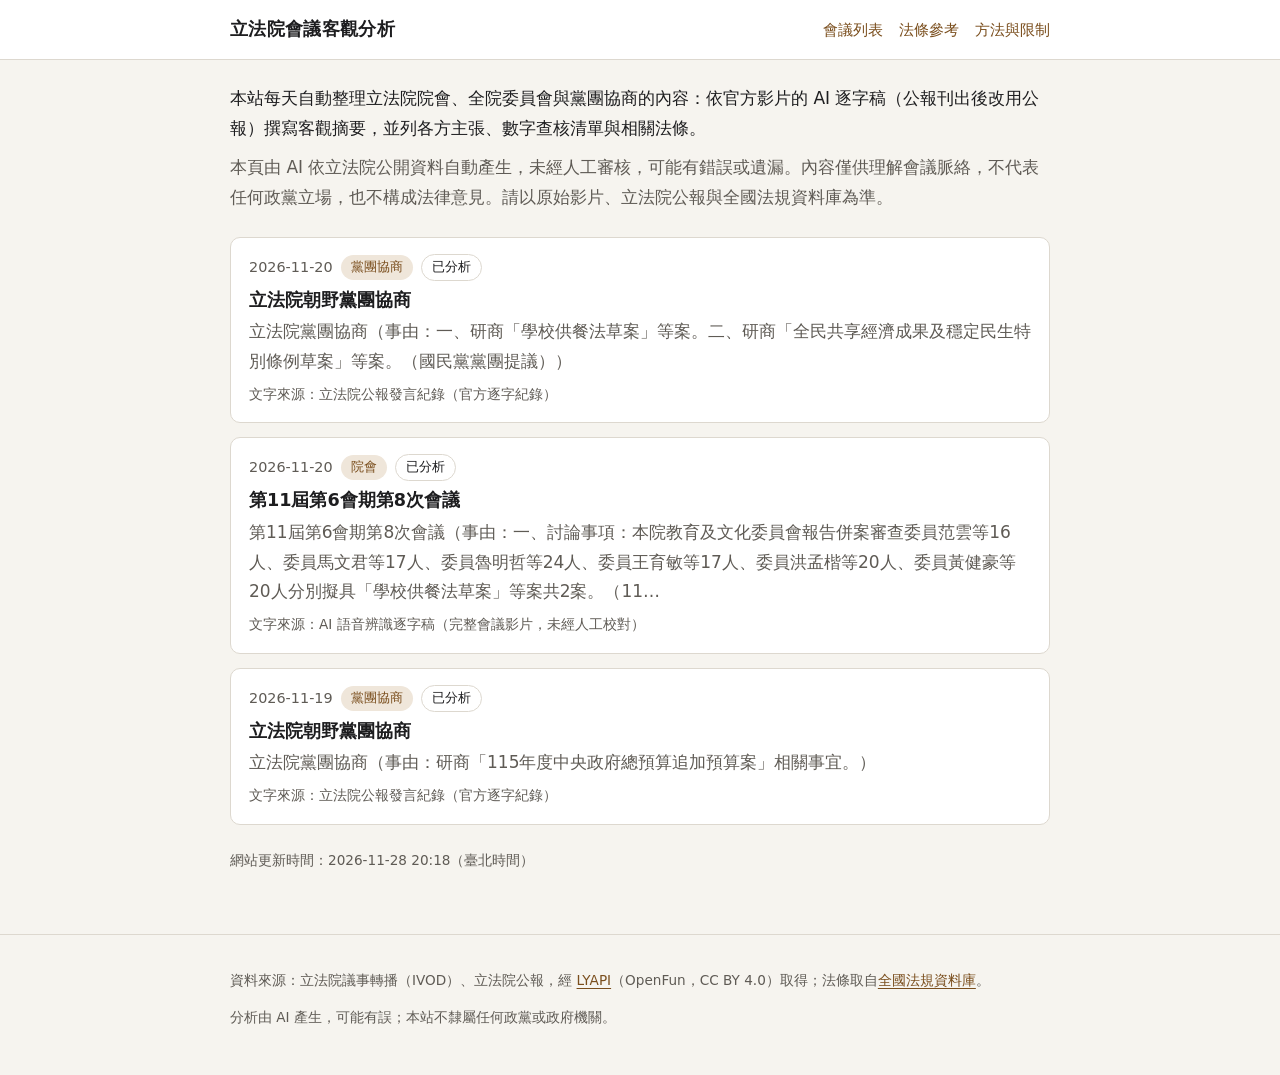
<file: index.html>
<!doctype html>
<html lang="zh-Hant-TW">
<head>
<meta charset="utf-8">
<title>立法院會議客觀分析</title>
<!-- GitHub Pages 若設定為從根目錄發布，轉到 docs/ 的網站本體 -->
<meta http-equiv="refresh" content="0; url=docs/">
<link rel="canonical" href="docs/">
</head>
<body>
<p>正在前往網站… 若沒有自動跳轉，請<a href="docs/">點此</a>。</p>
</body>
</html>
</file>
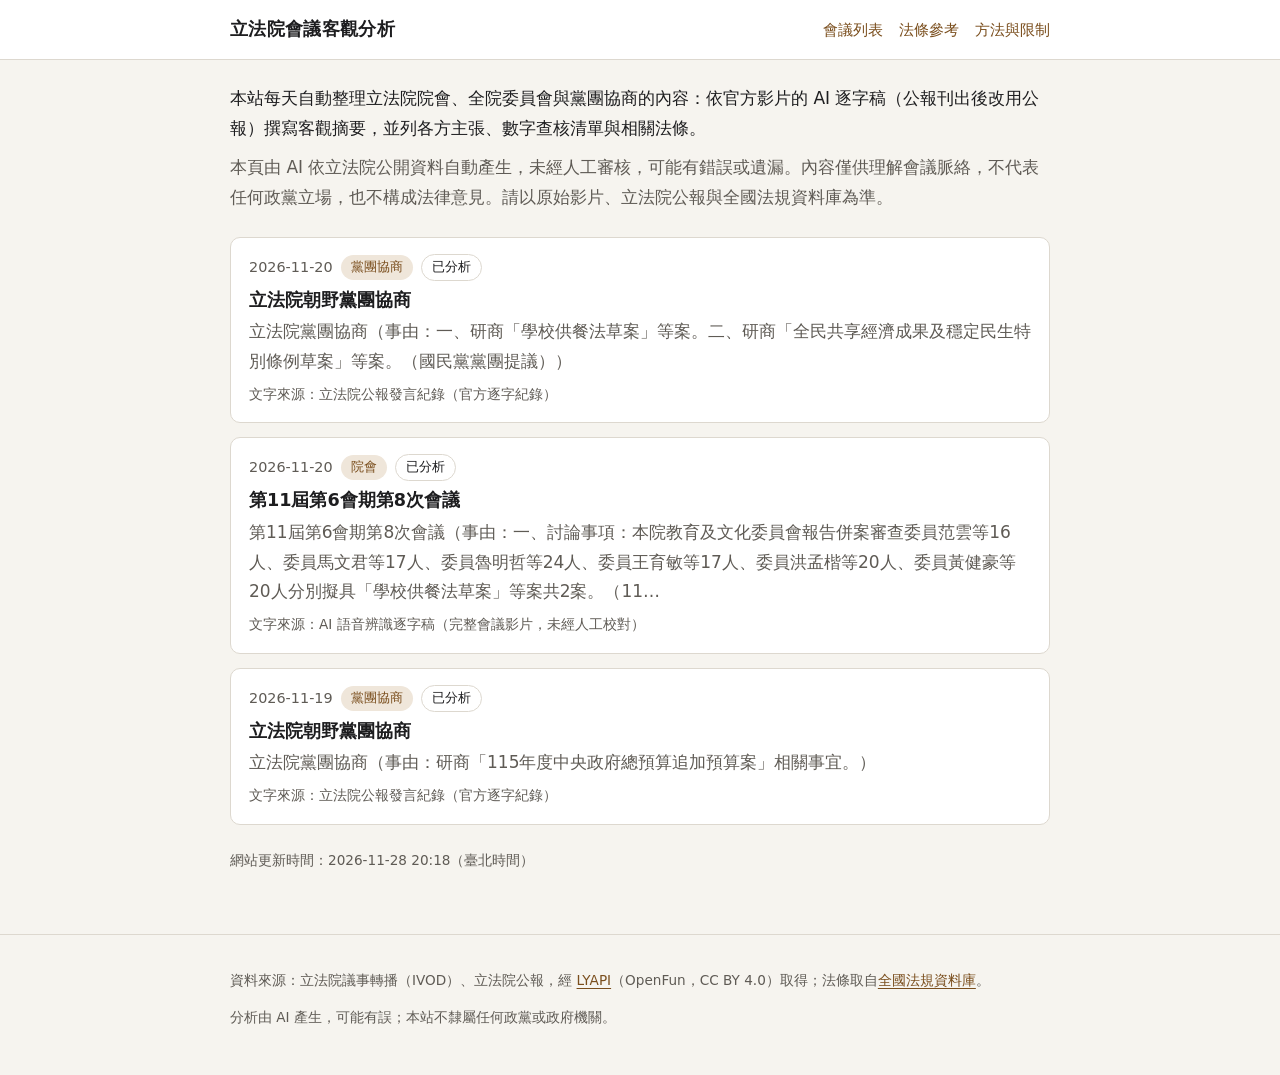
<file: docs/index.html>
<!doctype html>
<html lang="zh-Hant-TW">
<head>
<meta charset="utf-8">
<meta name="viewport" content="width=device-width, initial-scale=1">
<title>立法院會議客觀分析</title>
<meta name="description" content="立法院會議客觀分析">
<link rel="stylesheet" href="style.css">
</head>
<body>
<header class="site-header"><div class="wrap">
  <a class="brand" href="">立法院會議客觀分析</a>
  <nav><a href="">會議列表</a><a href="laws.html">法條參考</a><a href="about.html">方法與限制</a></nav>
</div></header>
<main class="wrap">
<section class="intro">
<p>本站每天自動整理立法院院會、全院委員會與黨團協商的內容：依官方影片的 AI 逐字稿（公報刊出後改用公報）撰寫客觀摘要，並列各方主張、數字查核清單與相關法條。</p>
<p class="muted">本頁由 AI 依立法院公開資料自動產生，未經人工審核，可能有錯誤或遺漏。內容僅供理解會議脈絡，不代表任何政黨立場，也不構成法律意見。請以原始影片、立法院公報與全國法規資料庫為準。</p>
</section>
<ul class="cards"><li class="card">
  <a href="m/2026-11-20-caucus-2026111843/">
    <div class="card-top"><span class="date">2026-11-20</span>
      <span class="tag">黨團協商</span>
      <span class="status ok">已分析</span></div>
    <h2>立法院朝野黨團協商</h2>
    <p class="muted">立法院黨團協商（事由：一、研商「學校供餐法草案」等案。二、研商「全民共享經濟成果及穩定民生特別條例草案」等案。（國民黨黨團提議））</p>
    <p class="source">文字來源：立法院公報發言紀錄（官方逐字紀錄）</p>
  </a>
</li>
<li class="card">
  <a href="m/2026-11-20-plenary-11-6-8/">
    <div class="card-top"><span class="date">2026-11-20</span>
      <span class="tag">院會</span>
      <span class="status ok">已分析</span></div>
    <h2>第11屆第6會期第8次會議</h2>
    <p class="muted">第11屆第6會期第8次會議（事由：一、討論事項：本院教育及文化委員會報告併案審查委員范雲等16人、委員馬文君等17人、委員魯明哲等24人、委員王育敏等17人、委員洪孟楷等20人、委員黃健豪等20人分別擬具「學校供餐法草案」等案共2案。（11…</p>
    <p class="source">文字來源：AI 語音辨識逐字稿（完整會議影片，未經人工校對）</p>
  </a>
</li>
<li class="card">
  <a href="m/2026-11-19-caucus-2026111740/">
    <div class="card-top"><span class="date">2026-11-19</span>
      <span class="tag">黨團協商</span>
      <span class="status ok">已分析</span></div>
    <h2>立法院朝野黨團協商</h2>
    <p class="muted">立法院黨團協商（事由：研商「115年度中央政府總預算追加預算案」相關事宜。）</p>
    <p class="source">文字來源：立法院公報發言紀錄（官方逐字紀錄）</p>
  </a>
</li></ul>
<p class="muted small">網站更新時間：2026-11-28 20:18（臺北時間）</p>
</main>
<footer class="site-footer"><div class="wrap">
  <p>資料來源：立法院議事轉播（IVOD）、立法院公報，經 <a href="https://v2.ly.govapi.tw/">LYAPI</a>（OpenFun，CC BY 4.0）取得；法條取自<a href="https://law.moj.gov.tw/">全國法規資料庫</a>。</p>
  <p>分析由 AI 產生，可能有誤；本站不隸屬任何政黨或政府機關。</p>
</div></footer>
</body>
</html>
</file>
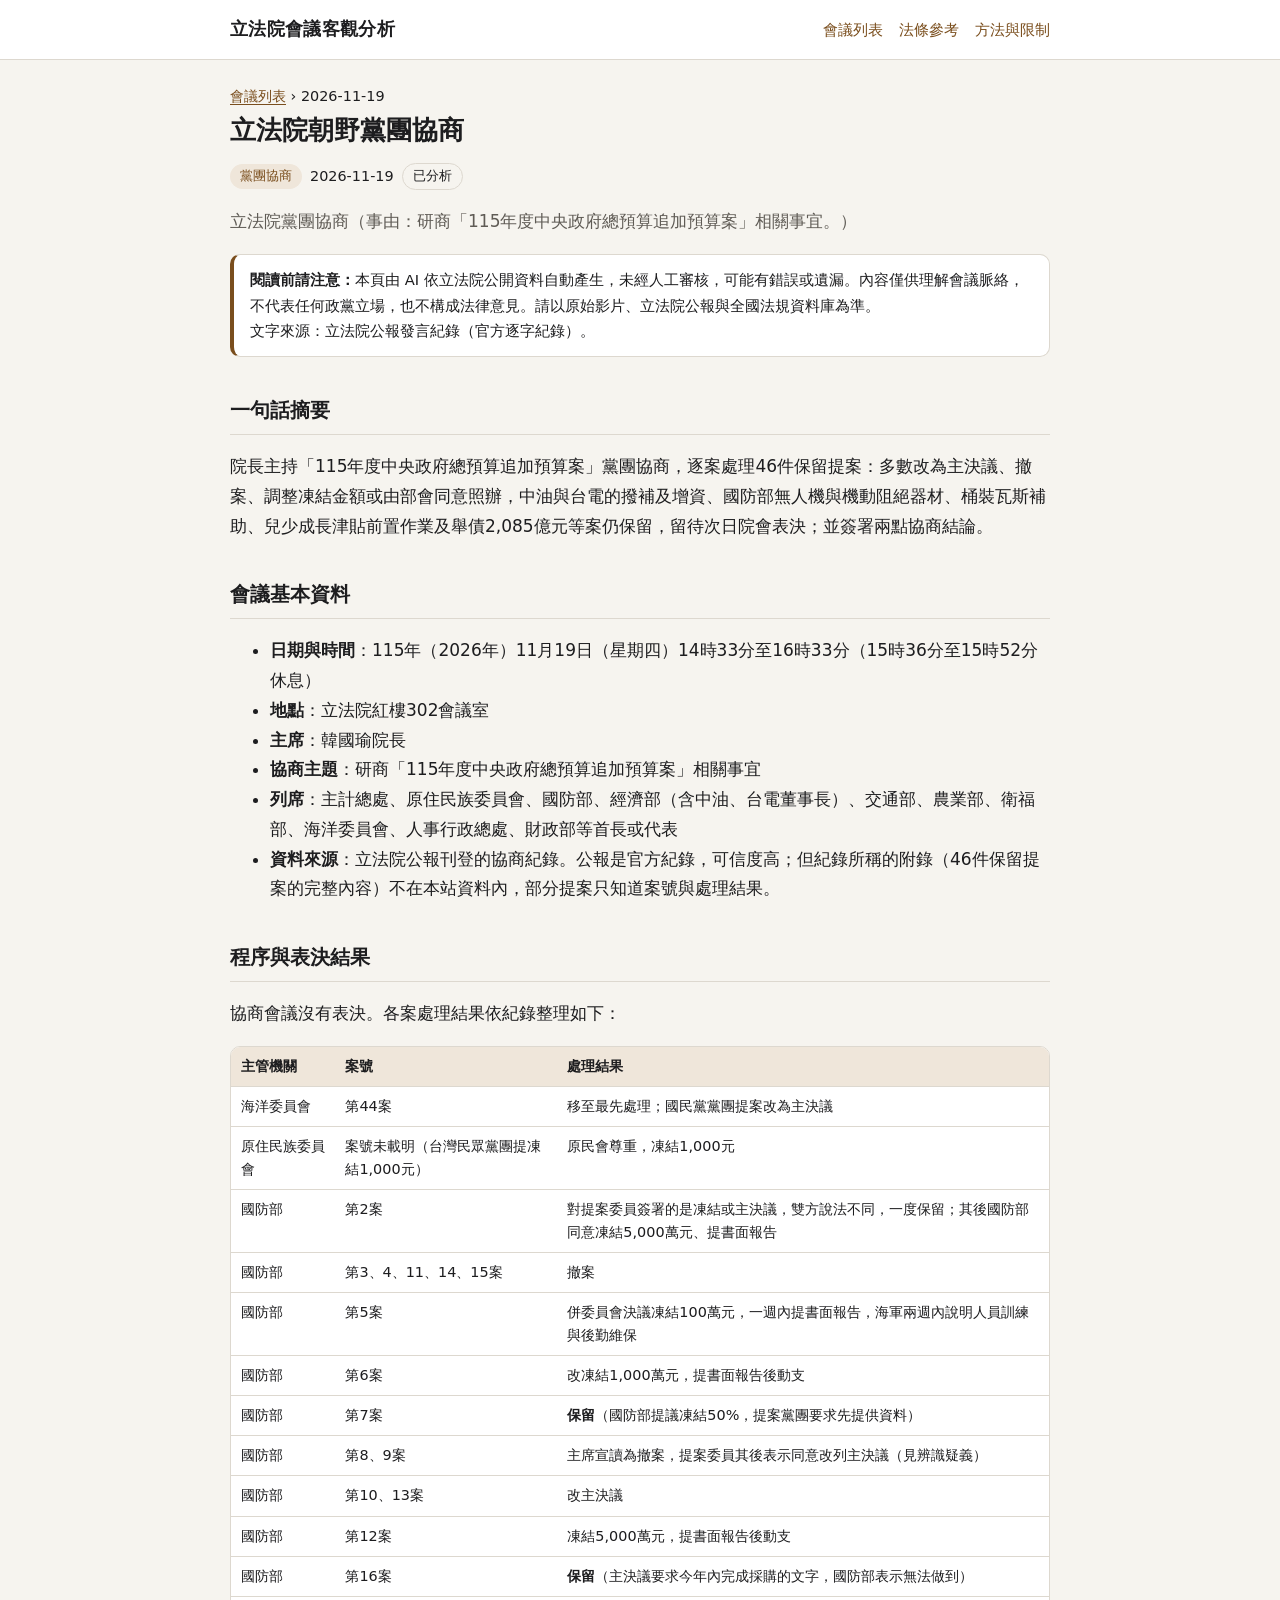
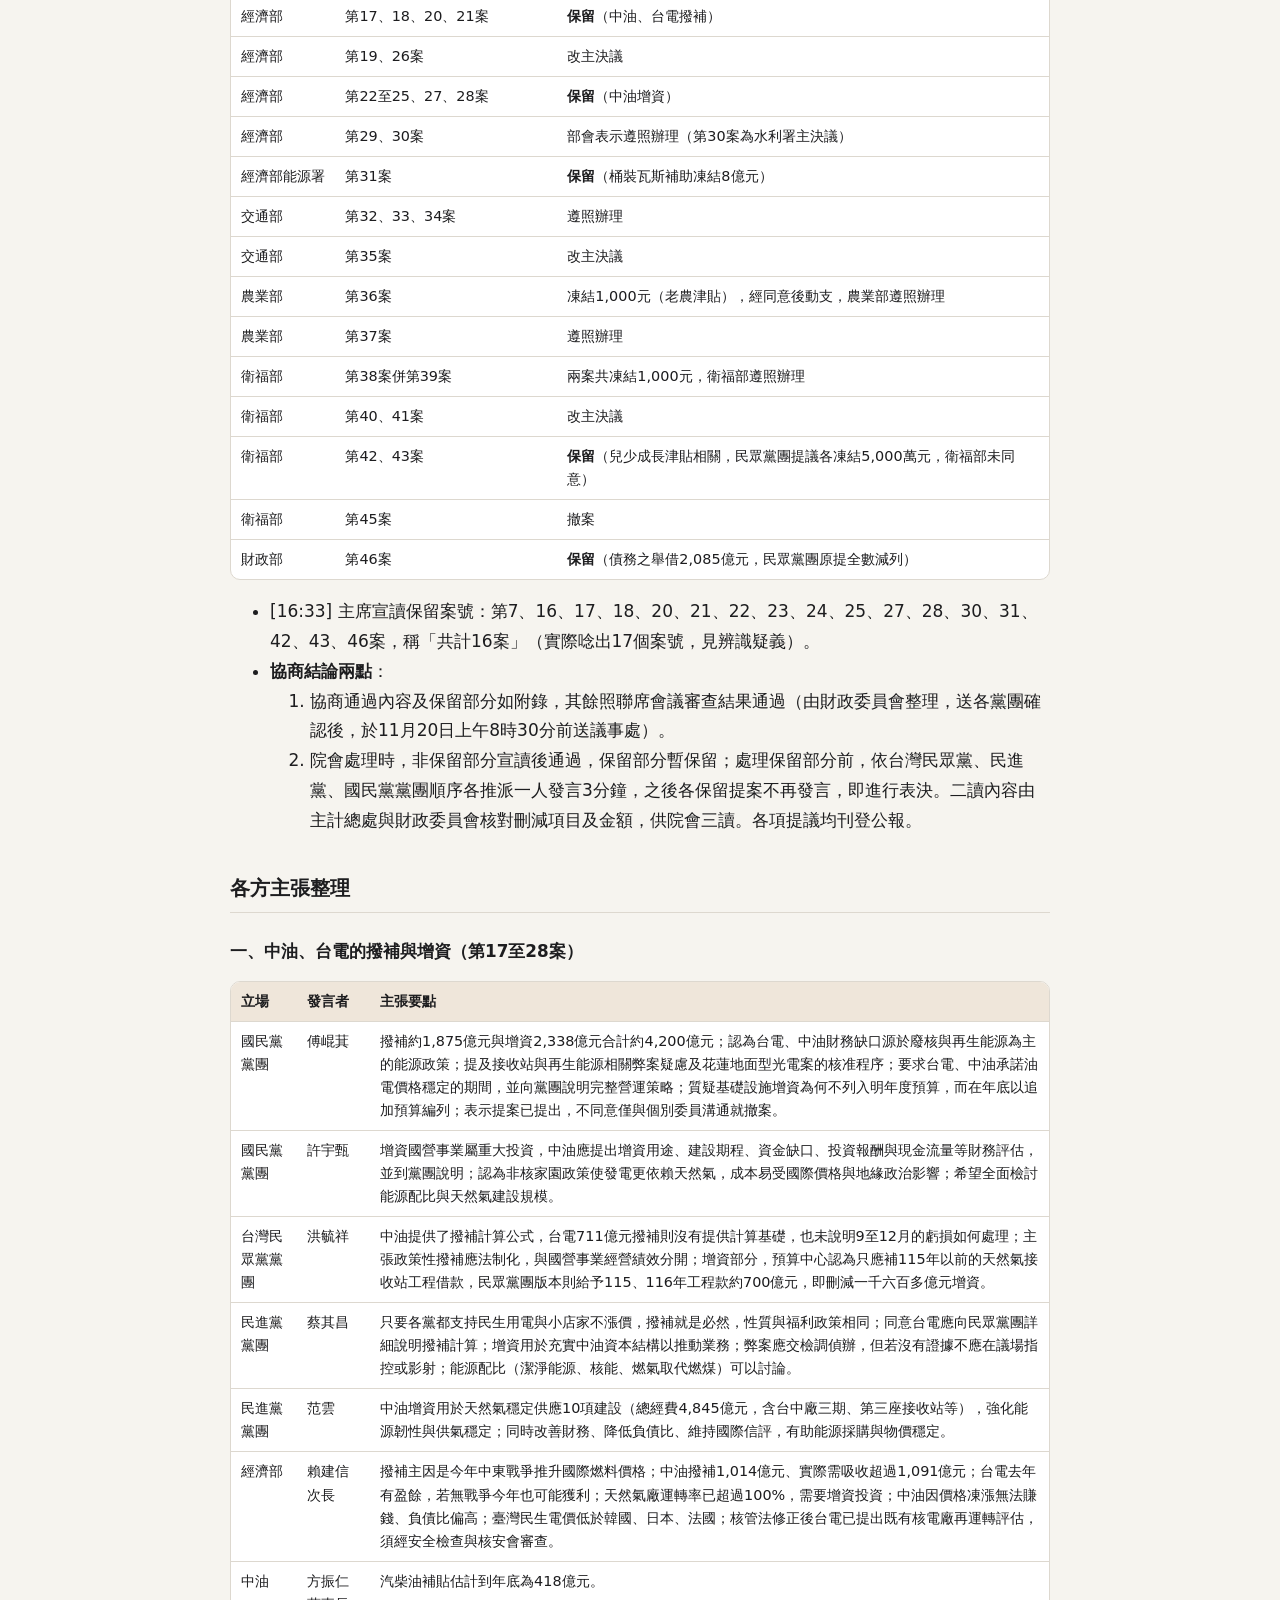
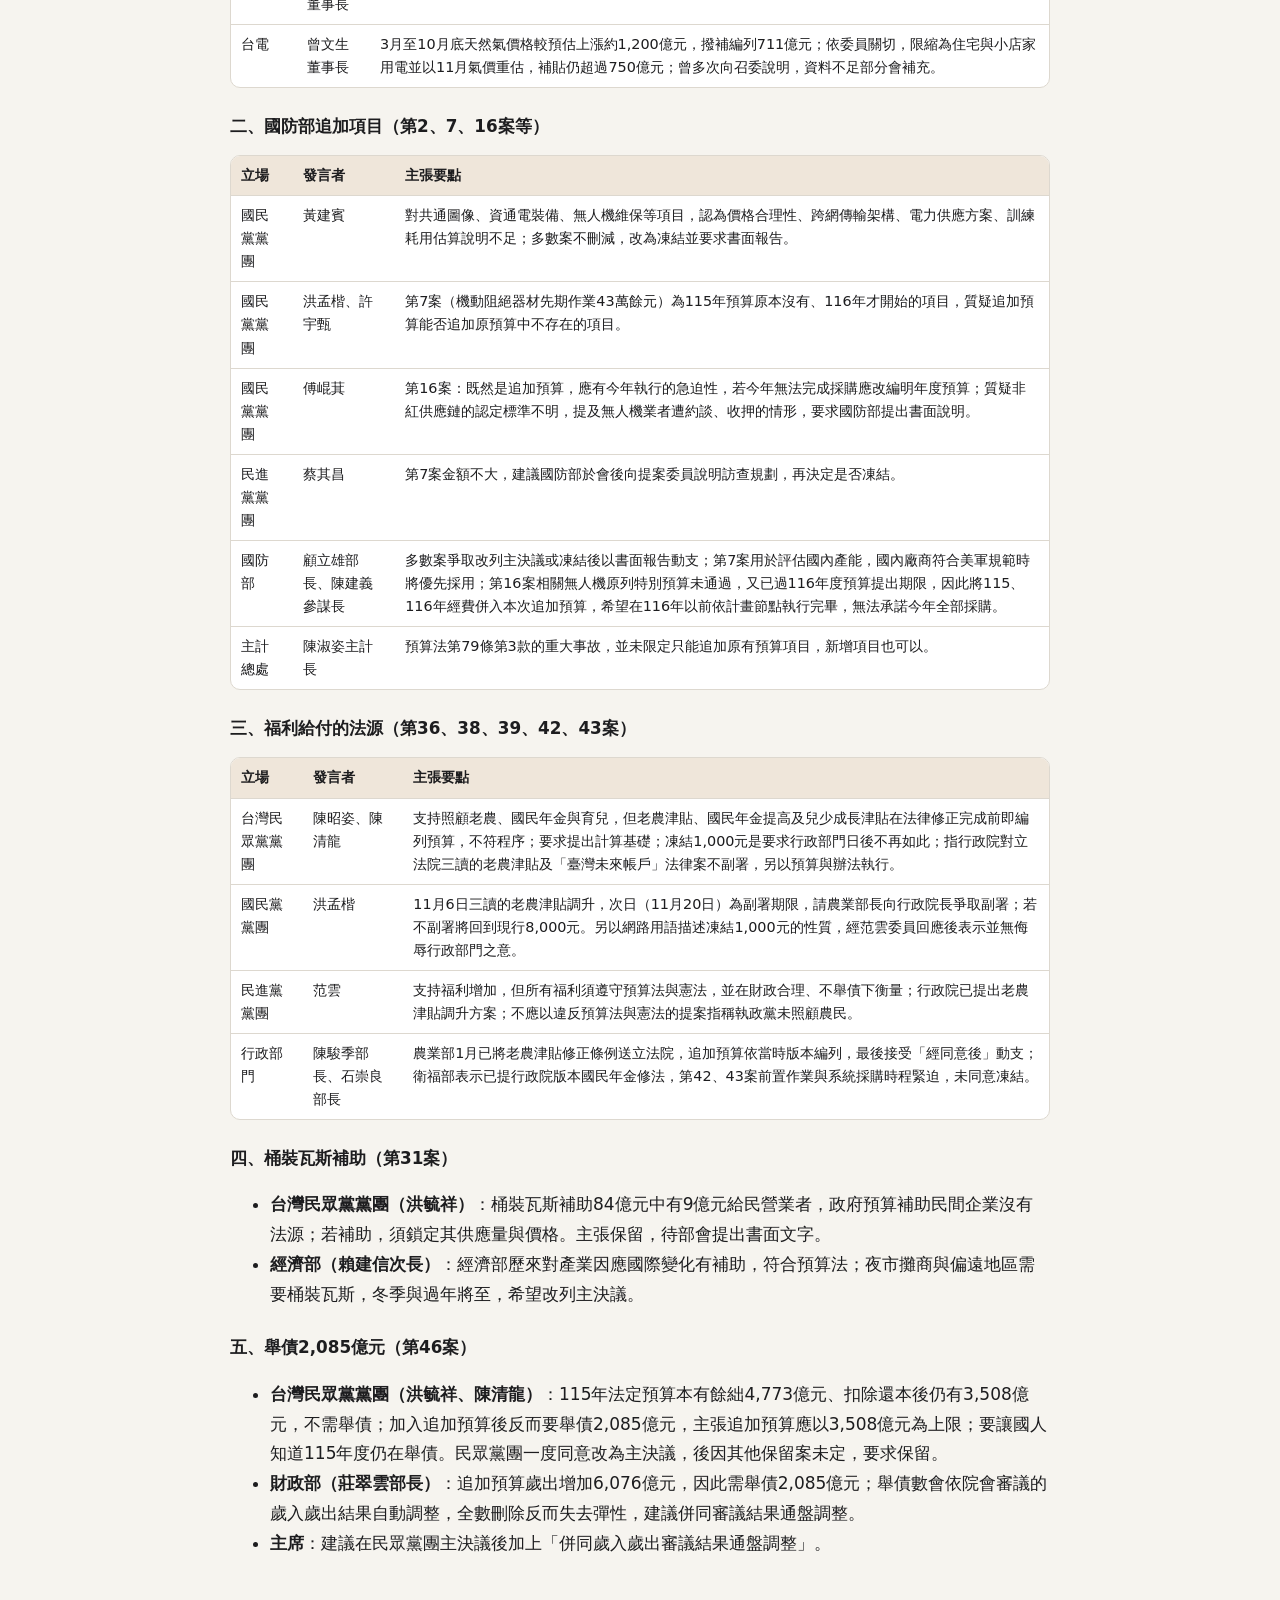
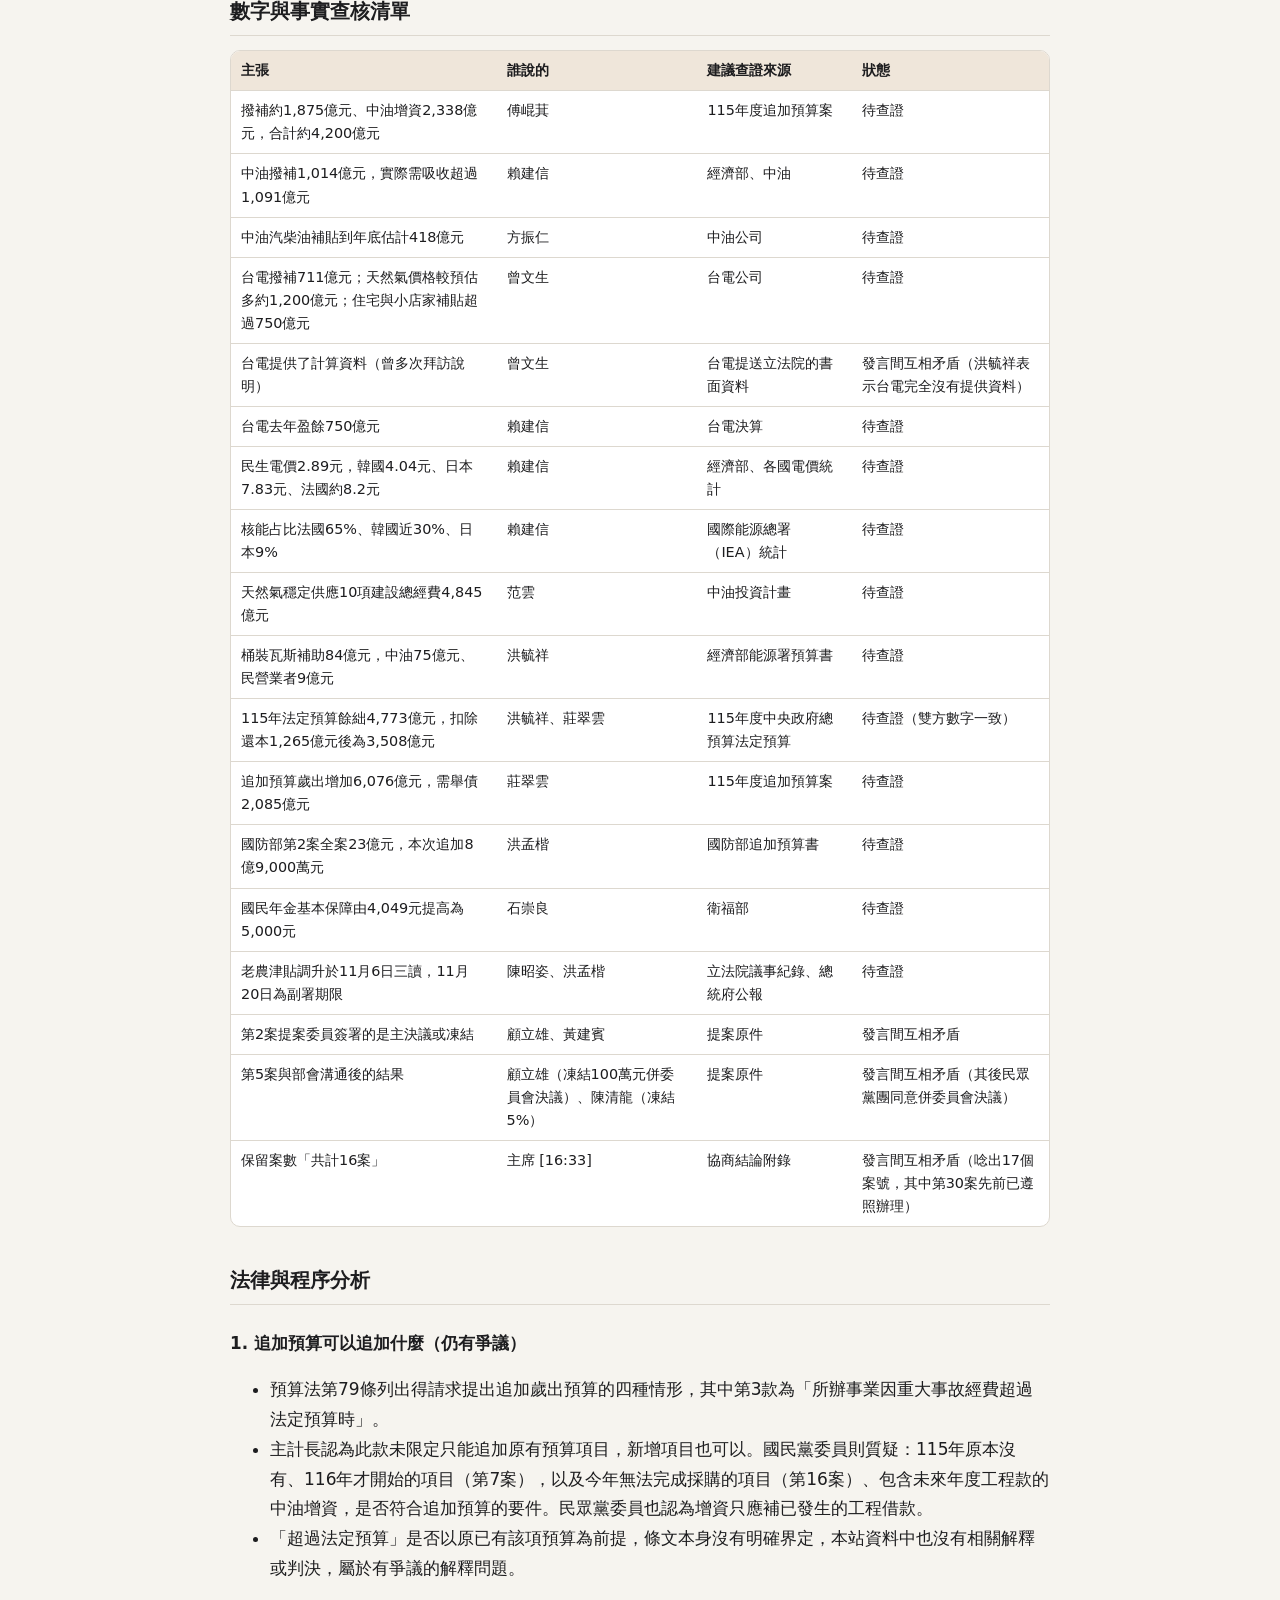
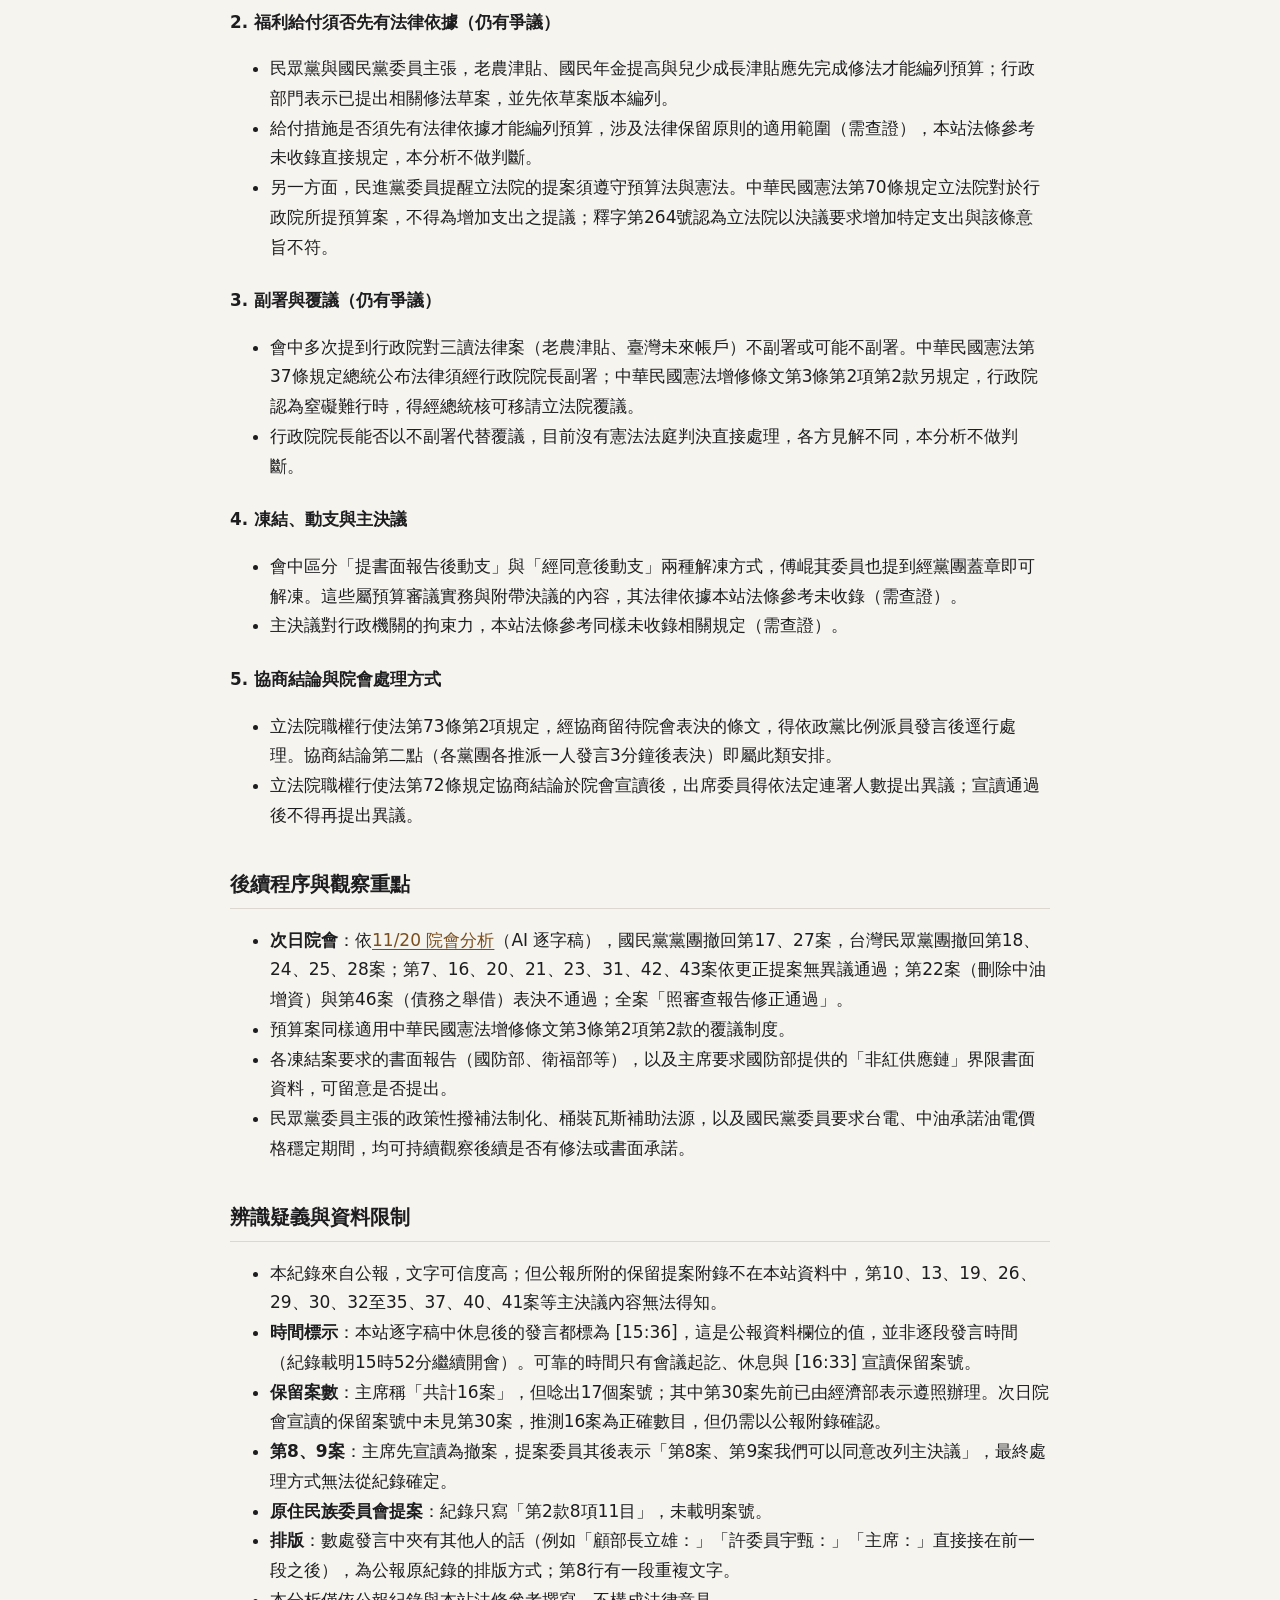
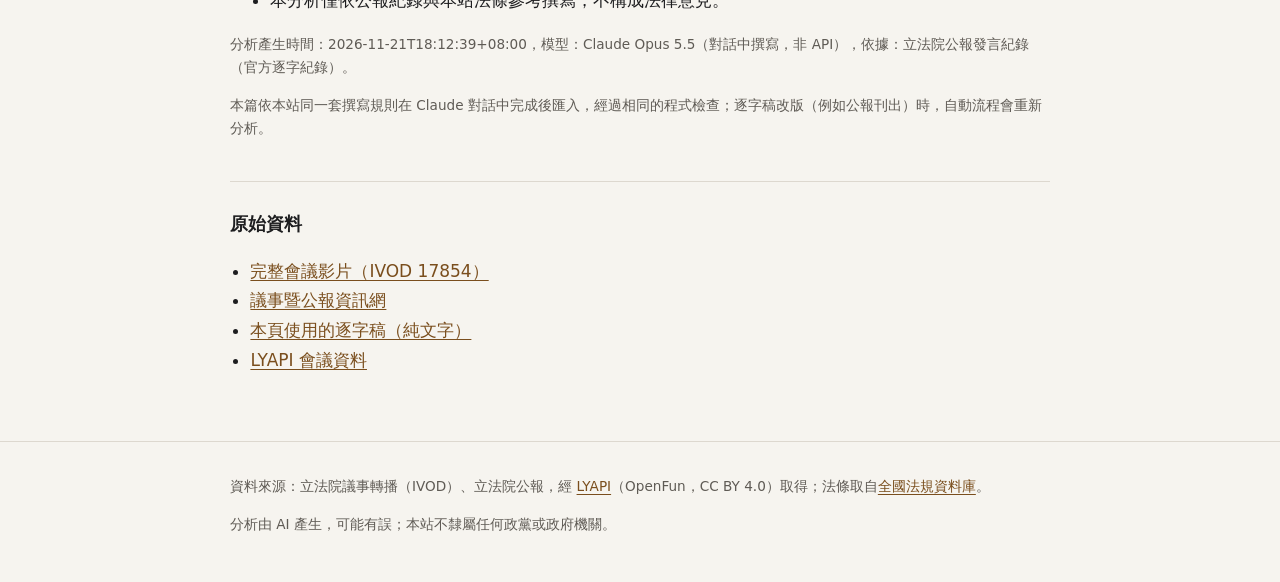
<file: docs/m/2026-11-19-caucus-2026111740/index.html>
<!doctype html>
<html lang="zh-Hant-TW">
<head>
<meta charset="utf-8">
<meta name="viewport" content="width=device-width, initial-scale=1">
<title>2026-11-19 立法院朝野黨團協商｜立法院會議客觀分析</title>
<meta name="description" content="立法院黨團協商（事由：研商「115年度中央政府總預算追加預算案」相關事宜。）">
<link rel="stylesheet" href="../../style.css">
</head>
<body>
<header class="site-header"><div class="wrap">
  <a class="brand" href="../../">立法院會議客觀分析</a>
  <nav><a href="../../">會議列表</a><a href="../../laws.html">法條參考</a><a href="../../about.html">方法與限制</a></nav>
</div></header>
<main class="wrap">
<p class="crumbs"><a href="../../">會議列表</a> › 2026-11-19</p>
<h1>立法院朝野黨團協商</h1>
<p class="meta-line"><span class="tag">黨團協商</span>
<span>2026-11-19</span><span class="status ok">已分析</span></p>
<p class="muted">立法院黨團協商（事由：研商「115年度中央政府總預算追加預算案」相關事宜。）</p>
<aside class="notice"><strong>閱讀前請注意：</strong>本頁由 AI 依立法院公開資料自動產生，未經人工審核，可能有錯誤或遺漏。內容僅供理解會議脈絡，不代表任何政黨立場，也不構成法律意見。請以原始影片、立法院公報與全國法規資料庫為準。
<br>文字來源：立法院公報發言紀錄（官方逐字紀錄）。</aside><article class="analysis"><h2>一句話摘要</h2>
<p>院長主持「115年度中央政府總預算追加預算案」黨團協商，逐案處理46件保留提案：多數改為主決議、撤案、調整凍結金額或由部會同意照辦，中油與台電的撥補及增資、國防部無人機與機動阻絕器材、桶裝瓦斯補助、兒少成長津貼前置作業及舉債2,085億元等案仍保留，留待次日院會表決；並簽署兩點協商結論。</p>
<h2>會議基本資料</h2>
<ul>
<li><strong>日期與時間</strong>：115年（2026年）11月19日（星期四）14時33分至16時33分（15時36分至15時52分休息）</li>
<li><strong>地點</strong>：立法院紅樓302會議室</li>
<li><strong>主席</strong>：韓國瑜院長</li>
<li><strong>協商主題</strong>：研商「115年度中央政府總預算追加預算案」相關事宜</li>
<li><strong>列席</strong>：主計總處、原住民族委員會、國防部、經濟部（含中油、台電董事長）、交通部、農業部、衛福部、海洋委員會、人事行政總處、財政部等首長或代表</li>
<li><strong>資料來源</strong>：立法院公報刊登的協商紀錄。公報是官方紀錄，可信度高；但紀錄所稱的附錄（46件保留提案的完整內容）不在本站資料內，部分提案只知道案號與處理結果。</li>
</ul>
<h2>程序與表決結果</h2>
<p>協商會議沒有表決。各案處理結果依紀錄整理如下：</p>
<div class="table-wrap"><table>
<thead>
<tr>
<th>主管機關</th>
<th>案號</th>
<th>處理結果</th>
</tr>
</thead>
<tbody>
<tr>
<td>海洋委員會</td>
<td>第44案</td>
<td>移至最先處理；國民黨黨團提案改為主決議</td>
</tr>
<tr>
<td>原住民族委員會</td>
<td>案號未載明（台灣民眾黨團提凍結1,000元）</td>
<td>原民會尊重，凍結1,000元</td>
</tr>
<tr>
<td>國防部</td>
<td>第2案</td>
<td>對提案委員簽署的是凍結或主決議，雙方說法不同，一度保留；其後國防部同意凍結5,000萬元、提書面報告</td>
</tr>
<tr>
<td>國防部</td>
<td>第3、4、11、14、15案</td>
<td>撤案</td>
</tr>
<tr>
<td>國防部</td>
<td>第5案</td>
<td>併委員會決議凍結100萬元，一週內提書面報告，海軍兩週內說明人員訓練與後勤維保</td>
</tr>
<tr>
<td>國防部</td>
<td>第6案</td>
<td>改凍結1,000萬元，提書面報告後動支</td>
</tr>
<tr>
<td>國防部</td>
<td>第7案</td>
<td><strong>保留</strong>（國防部提議凍結50%，提案黨團要求先提供資料）</td>
</tr>
<tr>
<td>國防部</td>
<td>第8、9案</td>
<td>主席宣讀為撤案，提案委員其後表示同意改列主決議（見辨識疑義）</td>
</tr>
<tr>
<td>國防部</td>
<td>第10、13案</td>
<td>改主決議</td>
</tr>
<tr>
<td>國防部</td>
<td>第12案</td>
<td>凍結5,000萬元，提書面報告後動支</td>
</tr>
<tr>
<td>國防部</td>
<td>第16案</td>
<td><strong>保留</strong>（主決議要求今年內完成採購的文字，國防部表示無法做到）</td>
</tr>
<tr>
<td>經濟部</td>
<td>第17、18、20、21案</td>
<td><strong>保留</strong>（中油、台電撥補）</td>
</tr>
<tr>
<td>經濟部</td>
<td>第19、26案</td>
<td>改主決議</td>
</tr>
<tr>
<td>經濟部</td>
<td>第22至25、27、28案</td>
<td><strong>保留</strong>（中油增資）</td>
</tr>
<tr>
<td>經濟部</td>
<td>第29、30案</td>
<td>部會表示遵照辦理（第30案為水利署主決議）</td>
</tr>
<tr>
<td>經濟部能源署</td>
<td>第31案</td>
<td><strong>保留</strong>（桶裝瓦斯補助凍結8億元）</td>
</tr>
<tr>
<td>交通部</td>
<td>第32、33、34案</td>
<td>遵照辦理</td>
</tr>
<tr>
<td>交通部</td>
<td>第35案</td>
<td>改主決議</td>
</tr>
<tr>
<td>農業部</td>
<td>第36案</td>
<td>凍結1,000元（老農津貼），經同意後動支，農業部遵照辦理</td>
</tr>
<tr>
<td>農業部</td>
<td>第37案</td>
<td>遵照辦理</td>
</tr>
<tr>
<td>衛福部</td>
<td>第38案併第39案</td>
<td>兩案共凍結1,000元，衛福部遵照辦理</td>
</tr>
<tr>
<td>衛福部</td>
<td>第40、41案</td>
<td>改主決議</td>
</tr>
<tr>
<td>衛福部</td>
<td>第42、43案</td>
<td><strong>保留</strong>（兒少成長津貼相關，民眾黨團提議各凍結5,000萬元，衛福部未同意）</td>
</tr>
<tr>
<td>衛福部</td>
<td>第45案</td>
<td>撤案</td>
</tr>
<tr>
<td>財政部</td>
<td>第46案</td>
<td><strong>保留</strong>（債務之舉借2,085億元，民眾黨團原提全數減列）</td>
</tr>
</tbody>
</table></div>
<ul>
<li>[16:33] 主席宣讀保留案號：第7、16、17、18、20、21、22、23、24、25、27、28、30、31、42、43、46案，稱「共計16案」（實際唸出17個案號，見辨識疑義）。</li>
<li><strong>協商結論兩點</strong>：<ol>
<li>協商通過內容及保留部分如附錄，其餘照聯席會議審查結果通過（由財政委員會整理，送各黨團確認後，於11月20日上午8時30分前送議事處）。</li>
<li>院會處理時，非保留部分宣讀後通過，保留部分暫保留；處理保留部分前，依台灣民眾黨、民進黨、國民黨黨團順序各推派一人發言3分鐘，之後各保留提案不再發言，即進行表決。二讀內容由主計總處與財政委員會核對刪減項目及金額，供院會三讀。各項提議均刊登公報。</li>
</ol>
</li>
</ul>
<h2>各方主張整理</h2>
<h3>一、中油、台電的撥補與增資（第17至28案）</h3>
<div class="table-wrap"><table>
<thead>
<tr>
<th>立場</th>
<th>發言者</th>
<th>主張要點</th>
</tr>
</thead>
<tbody>
<tr>
<td>國民黨黨團</td>
<td>傅崐萁</td>
<td>撥補約1,875億元與增資2,338億元合計約4,200億元；認為台電、中油財務缺口源於廢核與再生能源為主的能源政策；提及接收站與再生能源相關弊案疑慮及花蓮地面型光電案的核准程序；要求台電、中油承諾油電價格穩定的期間，並向黨團說明完整營運策略；質疑基礎設施增資為何不列入明年度預算，而在年底以追加預算編列；表示提案已提出，不同意僅與個別委員溝通就撤案。</td>
</tr>
<tr>
<td>國民黨黨團</td>
<td>許宇甄</td>
<td>增資國營事業屬重大投資，中油應提出增資用途、建設期程、資金缺口、投資報酬與現金流量等財務評估，並到黨團說明；認為非核家園政策使發電更依賴天然氣，成本易受國際價格與地緣政治影響；希望全面檢討能源配比與天然氣建設規模。</td>
</tr>
<tr>
<td>台灣民眾黨黨團</td>
<td>洪毓祥</td>
<td>中油提供了撥補計算公式，台電711億元撥補則沒有提供計算基礎，也未說明9至12月的虧損如何處理；主張政策性撥補應法制化，與國營事業經營績效分開；增資部分，預算中心認為只應補115年以前的天然氣接收站工程借款，民眾黨團版本則給予115、116年工程款約700億元，即刪減一千六百多億元增資。</td>
</tr>
<tr>
<td>民進黨黨團</td>
<td>蔡其昌</td>
<td>只要各黨都支持民生用電與小店家不漲價，撥補就是必然，性質與福利政策相同；同意台電應向民眾黨團詳細說明撥補計算；增資用於充實中油資本結構以推動業務；弊案應交檢調偵辦，但若沒有證據不應在議場指控或影射；能源配比（潔淨能源、核能、燃氣取代燃煤）可以討論。</td>
</tr>
<tr>
<td>民進黨黨團</td>
<td>范雲</td>
<td>中油增資用於天然氣穩定供應10項建設（總經費4,845億元，含台中廠三期、第三座接收站等），強化能源韌性與供氣穩定；同時改善財務、降低負債比、維持國際信評，有助能源採購與物價穩定。</td>
</tr>
<tr>
<td>經濟部</td>
<td>賴建信次長</td>
<td>撥補主因是今年中東戰爭推升國際燃料價格；中油撥補1,014億元、實際需吸收超過1,091億元；台電去年有盈餘，若無戰爭今年也可能獲利；天然氣廠運轉率已超過100%，需要增資投資；中油因價格凍漲無法賺錢、負債比偏高；臺灣民生電價低於韓國、日本、法國；核管法修正後台電已提出既有核電廠再運轉評估，須經安全檢查與核安會審查。</td>
</tr>
<tr>
<td>中油</td>
<td>方振仁董事長</td>
<td>汽柴油補貼估計到年底為418億元。</td>
</tr>
<tr>
<td>台電</td>
<td>曾文生董事長</td>
<td>3月至10月底天然氣價格較預估上漲約1,200億元，撥補編列711億元；依委員關切，限縮為住宅與小店家用電並以11月氣價重估，補貼仍超過750億元；曾多次向召委說明，資料不足部分會補充。</td>
</tr>
</tbody>
</table></div>
<h3>二、國防部追加項目（第2、7、16案等）</h3>
<div class="table-wrap"><table>
<thead>
<tr>
<th>立場</th>
<th>發言者</th>
<th>主張要點</th>
</tr>
</thead>
<tbody>
<tr>
<td>國民黨黨團</td>
<td>黃建賓</td>
<td>對共通圖像、資通電裝備、無人機維保等項目，認為價格合理性、跨網傳輸架構、電力供應方案、訓練耗用估算說明不足；多數案不刪減，改為凍結並要求書面報告。</td>
</tr>
<tr>
<td>國民黨黨團</td>
<td>洪孟楷、許宇甄</td>
<td>第7案（機動阻絕器材先期作業43萬餘元）為115年預算原本沒有、116年才開始的項目，質疑追加預算能否追加原預算中不存在的項目。</td>
</tr>
<tr>
<td>國民黨黨團</td>
<td>傅崐萁</td>
<td>第16案：既然是追加預算，應有今年執行的急迫性，若今年無法完成採購應改編明年度預算；質疑非紅供應鏈的認定標準不明，提及無人機業者遭約談、收押的情形，要求國防部提出書面說明。</td>
</tr>
<tr>
<td>民進黨黨團</td>
<td>蔡其昌</td>
<td>第7案金額不大，建議國防部於會後向提案委員說明訪查規劃，再決定是否凍結。</td>
</tr>
<tr>
<td>國防部</td>
<td>顧立雄部長、陳建義參謀長</td>
<td>多數案爭取改列主決議或凍結後以書面報告動支；第7案用於評估國內產能，國內廠商符合美軍規範時將優先採用；第16案相關無人機原列特別預算未通過，又已過116年度預算提出期限，因此將115、116年經費併入本次追加預算，希望在116年以前依計畫節點執行完畢，無法承諾今年全部採購。</td>
</tr>
<tr>
<td>主計總處</td>
<td>陳淑姿主計長</td>
<td>預算法第79條第3款的重大事故，並未限定只能追加原有預算項目，新增項目也可以。</td>
</tr>
</tbody>
</table></div>
<h3>三、福利給付的法源（第36、38、39、42、43案）</h3>
<div class="table-wrap"><table>
<thead>
<tr>
<th>立場</th>
<th>發言者</th>
<th>主張要點</th>
</tr>
</thead>
<tbody>
<tr>
<td>台灣民眾黨黨團</td>
<td>陳昭姿、陳清龍</td>
<td>支持照顧老農、國民年金與育兒，但老農津貼、國民年金提高及兒少成長津貼在法律修正完成前即編列預算，不符程序；要求提出計算基礎；凍結1,000元是要求行政部門日後不再如此；指行政院對立法院三讀的老農津貼及「臺灣未來帳戶」法律案不副署，另以預算與辦法執行。</td>
</tr>
<tr>
<td>國民黨黨團</td>
<td>洪孟楷</td>
<td>11月6日三讀的老農津貼調升，次日（11月20日）為副署期限，請農業部長向行政院長爭取副署；若不副署將回到現行8,000元。另以網路用語描述凍結1,000元的性質，經范雲委員回應後表示並無侮辱行政部門之意。</td>
</tr>
<tr>
<td>民進黨黨團</td>
<td>范雲</td>
<td>支持福利增加，但所有福利須遵守預算法與憲法，並在財政合理、不舉債下衡量；行政院已提出老農津貼調升方案；不應以違反預算法與憲法的提案指稱執政黨未照顧農民。</td>
</tr>
<tr>
<td>行政部門</td>
<td>陳駿季部長、石崇良部長</td>
<td>農業部1月已將老農津貼修正條例送立法院，追加預算依當時版本編列，最後接受「經同意後」動支；衛福部表示已提行政院版本國民年金修法，第42、43案前置作業與系統採購時程緊迫，未同意凍結。</td>
</tr>
</tbody>
</table></div>
<h3>四、桶裝瓦斯補助（第31案）</h3>
<ul>
<li><strong>台灣民眾黨黨團（洪毓祥）</strong>：桶裝瓦斯補助84億元中有9億元給民營業者，政府預算補助民間企業沒有法源；若補助，須鎖定其供應量與價格。主張保留，待部會提出書面文字。</li>
<li><strong>經濟部（賴建信次長）</strong>：經濟部歷來對產業因應國際變化有補助，符合預算法；夜市攤商與偏遠地區需要桶裝瓦斯，冬季與過年將至，希望改列主決議。</li>
</ul>
<h3>五、舉債2,085億元（第46案）</h3>
<ul>
<li><strong>台灣民眾黨黨團（洪毓祥、陳清龍）</strong>：115年法定預算本有餘絀4,773億元、扣除還本後仍有3,508億元，不需舉債；加入追加預算後反而要舉債2,085億元，主張追加預算應以3,508億元為上限；要讓國人知道115年度仍在舉債。民眾黨團一度同意改為主決議，後因其他保留案未定，要求保留。</li>
<li><strong>財政部（莊翠雲部長）</strong>：追加預算歲出增加6,076億元，因此需舉債2,085億元；舉債數會依院會審議的歲入歲出結果自動調整，全數刪除反而失去彈性，建議併同審議結果通盤調整。</li>
<li><strong>主席</strong>：建議在民眾黨團主決議後加上「併同歲入歲出審議結果通盤調整」。</li>
</ul>
<h2>數字與事實查核清單</h2>
<div class="table-wrap"><table>
<thead>
<tr>
<th>主張</th>
<th>誰說的</th>
<th>建議查證來源</th>
<th>狀態</th>
</tr>
</thead>
<tbody>
<tr>
<td>撥補約1,875億元、中油增資2,338億元，合計約4,200億元</td>
<td>傅崐萁</td>
<td>115年度追加預算案</td>
<td>待查證</td>
</tr>
<tr>
<td>中油撥補1,014億元，實際需吸收超過1,091億元</td>
<td>賴建信</td>
<td>經濟部、中油</td>
<td>待查證</td>
</tr>
<tr>
<td>中油汽柴油補貼到年底估計418億元</td>
<td>方振仁</td>
<td>中油公司</td>
<td>待查證</td>
</tr>
<tr>
<td>台電撥補711億元；天然氣價格較預估多約1,200億元；住宅與小店家補貼超過750億元</td>
<td>曾文生</td>
<td>台電公司</td>
<td>待查證</td>
</tr>
<tr>
<td>台電提供了計算資料（曾多次拜訪說明）</td>
<td>曾文生</td>
<td>台電提送立法院的書面資料</td>
<td>發言間互相矛盾（洪毓祥表示台電完全沒有提供資料）</td>
</tr>
<tr>
<td>台電去年盈餘750億元</td>
<td>賴建信</td>
<td>台電決算</td>
<td>待查證</td>
</tr>
<tr>
<td>民生電價2.89元，韓國4.04元、日本7.83元、法國約8.2元</td>
<td>賴建信</td>
<td>經濟部、各國電價統計</td>
<td>待查證</td>
</tr>
<tr>
<td>核能占比法國65%、韓國近30%、日本9%</td>
<td>賴建信</td>
<td>國際能源總署（IEA）統計</td>
<td>待查證</td>
</tr>
<tr>
<td>天然氣穩定供應10項建設總經費4,845億元</td>
<td>范雲</td>
<td>中油投資計畫</td>
<td>待查證</td>
</tr>
<tr>
<td>桶裝瓦斯補助84億元，中油75億元、民營業者9億元</td>
<td>洪毓祥</td>
<td>經濟部能源署預算書</td>
<td>待查證</td>
</tr>
<tr>
<td>115年法定預算餘絀4,773億元，扣除還本1,265億元後為3,508億元</td>
<td>洪毓祥、莊翠雲</td>
<td>115年度中央政府總預算法定預算</td>
<td>待查證（雙方數字一致）</td>
</tr>
<tr>
<td>追加預算歲出增加6,076億元，需舉債2,085億元</td>
<td>莊翠雲</td>
<td>115年度追加預算案</td>
<td>待查證</td>
</tr>
<tr>
<td>國防部第2案全案23億元，本次追加8億9,000萬元</td>
<td>洪孟楷</td>
<td>國防部追加預算書</td>
<td>待查證</td>
</tr>
<tr>
<td>國民年金基本保障由4,049元提高為5,000元</td>
<td>石崇良</td>
<td>衛福部</td>
<td>待查證</td>
</tr>
<tr>
<td>老農津貼調升於11月6日三讀，11月20日為副署期限</td>
<td>陳昭姿、洪孟楷</td>
<td>立法院議事紀錄、總統府公報</td>
<td>待查證</td>
</tr>
<tr>
<td>第2案提案委員簽署的是主決議或凍結</td>
<td>顧立雄、黃建賓</td>
<td>提案原件</td>
<td>發言間互相矛盾</td>
</tr>
<tr>
<td>第5案與部會溝通後的結果</td>
<td>顧立雄（凍結100萬元併委員會決議）、陳清龍（凍結5%）</td>
<td>提案原件</td>
<td>發言間互相矛盾（其後民眾黨團同意併委員會決議）</td>
</tr>
<tr>
<td>保留案數「共計16案」</td>
<td>主席 [16:33]</td>
<td>協商結論附錄</td>
<td>發言間互相矛盾（唸出17個案號，其中第30案先前已遵照辦理）</td>
</tr>
</tbody>
</table></div>
<h2>法律與程序分析</h2>
<h3>1. 追加預算可以追加什麼（仍有爭議）</h3>
<ul>
<li>預算法第79條列出得請求提出追加歲出預算的四種情形，其中第3款為「所辦事業因重大事故經費超過法定預算時」。</li>
<li>主計長認為此款未限定只能追加原有預算項目，新增項目也可以。國民黨委員則質疑：115年原本沒有、116年才開始的項目（第7案），以及今年無法完成採購的項目（第16案）、包含未來年度工程款的中油增資，是否符合追加預算的要件。民眾黨委員也認為增資只應補已發生的工程借款。</li>
<li>「超過法定預算」是否以原已有該項預算為前提，條文本身沒有明確界定，本站資料中也沒有相關解釋或判決，屬於有爭議的解釋問題。</li>
</ul>
<h3>2. 福利給付須否先有法律依據（仍有爭議）</h3>
<ul>
<li>民眾黨與國民黨委員主張，老農津貼、國民年金提高與兒少成長津貼應先完成修法才能編列預算；行政部門表示已提出相關修法草案，並先依草案版本編列。</li>
<li>給付措施是否須先有法律依據才能編列預算，涉及法律保留原則的適用範圍（需查證），本站法條參考未收錄直接規定，本分析不做判斷。</li>
<li>另一方面，民進黨委員提醒立法院的提案須遵守預算法與憲法。中華民國憲法第70條規定立法院對於行政院所提預算案，不得為增加支出之提議；釋字第264號認為立法院以決議要求增加特定支出與該條意旨不符。</li>
</ul>
<h3>3. 副署與覆議（仍有爭議）</h3>
<ul>
<li>會中多次提到行政院對三讀法律案（老農津貼、臺灣未來帳戶）不副署或可能不副署。中華民國憲法第37條規定總統公布法律須經行政院院長副署；中華民國憲法增修條文第3條第2項第2款另規定，行政院認為窒礙難行時，得經總統核可移請立法院覆議。</li>
<li>行政院院長能否以不副署代替覆議，目前沒有憲法法庭判決直接處理，各方見解不同，本分析不做判斷。</li>
</ul>
<h3>4. 凍結、動支與主決議</h3>
<ul>
<li>會中區分「提書面報告後動支」與「經同意後動支」兩種解凍方式，傅崐萁委員也提到經黨團蓋章即可解凍。這些屬預算審議實務與附帶決議的內容，其法律依據本站法條參考未收錄（需查證）。</li>
<li>主決議對行政機關的拘束力，本站法條參考同樣未收錄相關規定（需查證）。</li>
</ul>
<h3>5. 協商結論與院會處理方式</h3>
<ul>
<li>立法院職權行使法第73條第2項規定，經協商留待院會表決的條文，得依政黨比例派員發言後逕行處理。協商結論第二點（各黨團各推派一人發言3分鐘後表決）即屬此類安排。</li>
<li>立法院職權行使法第72條規定協商結論於院會宣讀後，出席委員得依法定連署人數提出異議；宣讀通過後不得再提出異議。</li>
</ul>
<h2>後續程序與觀察重點</h2>
<ul>
<li><strong>次日院會</strong>：依<a href="../2026-11-20-plenary-11-6-8/">11/20 院會分析</a>（AI 逐字稿），國民黨黨團撤回第17、27案，台灣民眾黨團撤回第18、24、25、28案；第7、16、20、21、23、31、42、43案依更正提案無異議通過；第22案（刪除中油增資）與第46案（債務之舉借）表決不通過；全案「照審查報告修正通過」。</li>
<li>預算案同樣適用中華民國憲法增修條文第3條第2項第2款的覆議制度。</li>
<li>各凍結案要求的書面報告（國防部、衛福部等），以及主席要求國防部提供的「非紅供應鏈」界限書面資料，可留意是否提出。</li>
<li>民眾黨委員主張的政策性撥補法制化、桶裝瓦斯補助法源，以及國民黨委員要求台電、中油承諾油電價格穩定期間，均可持續觀察後續是否有修法或書面承諾。</li>
</ul>
<h2>辨識疑義與資料限制</h2>
<ul>
<li>本紀錄來自公報，文字可信度高；但公報所附的保留提案附錄不在本站資料中，第10、13、19、26、29、30、32至35、37、40、41案等主決議內容無法得知。</li>
<li><strong>時間標示</strong>：本站逐字稿中休息後的發言都標為 [15:36]，這是公報資料欄位的值，並非逐段發言時間（紀錄載明15時52分繼續開會）。可靠的時間只有會議起訖、休息與 [16:33] 宣讀保留案號。</li>
<li><strong>保留案數</strong>：主席稱「共計16案」，但唸出17個案號；其中第30案先前已由經濟部表示遵照辦理。次日院會宣讀的保留案號中未見第30案，推測16案為正確數目，但仍需以公報附錄確認。</li>
<li><strong>第8、9案</strong>：主席先宣讀為撤案，提案委員其後表示「第8案、第9案我們可以同意改列主決議」，最終處理方式無法從紀錄確定。</li>
<li><strong>原住民族委員會提案</strong>：紀錄只寫「第2款8項11目」，未載明案號。</li>
<li><strong>排版</strong>：數處發言中夾有其他人的話（例如「顧部長立雄：」「許委員宇甄：」「主席：」直接接在前一段之後），為公報原紀錄的排版方式；第8行有一段重複文字。</li>
<li>本分析僅依公報紀錄與本站法條參考撰寫，不構成法律意見。</li>
</ul></article><p class="muted small">分析產生時間：2026-11-21T18:12:39+08:00，模型：Claude Opus 5.5（對話中撰寫，非 API），依據：立法院公報發言紀錄（官方逐字紀錄）。</p><p class="muted small">本篇依本站同一套撰寫規則在 Claude 對話中完成後匯入，經過相同的程式檢查；逐字稿改版（例如公報刊出）時，自動流程會重新分析。</p><section class="sources"><h2>原始資料</h2><ul class="links"><li><a href="https://ivod.ly.gov.tw/Play/Full/1M/17854">完整會議影片（IVOD 17854）</a></li><li><a href="https://ppg.ly.gov.tw/ppg/sittings/2026111740/details?meetingDate=115/11/19">議事暨公報資訊網</a></li><li><a href="transcript.txt">本頁使用的逐字稿（純文字）</a></li><li><a href="https://v2.ly.govapi.tw/meet/黨團協商-2026111740">LYAPI 會議資料</a></li></ul></section>
</main>
<footer class="site-footer"><div class="wrap">
  <p>資料來源：立法院議事轉播（IVOD）、立法院公報，經 <a href="https://v2.ly.govapi.tw/">LYAPI</a>（OpenFun，CC BY 4.0）取得；法條取自<a href="https://law.moj.gov.tw/">全國法規資料庫</a>。</p>
  <p>分析由 AI 產生，可能有誤；本站不隸屬任何政黨或政府機關。</p>
</div></footer>
</body>
</html>
</file>
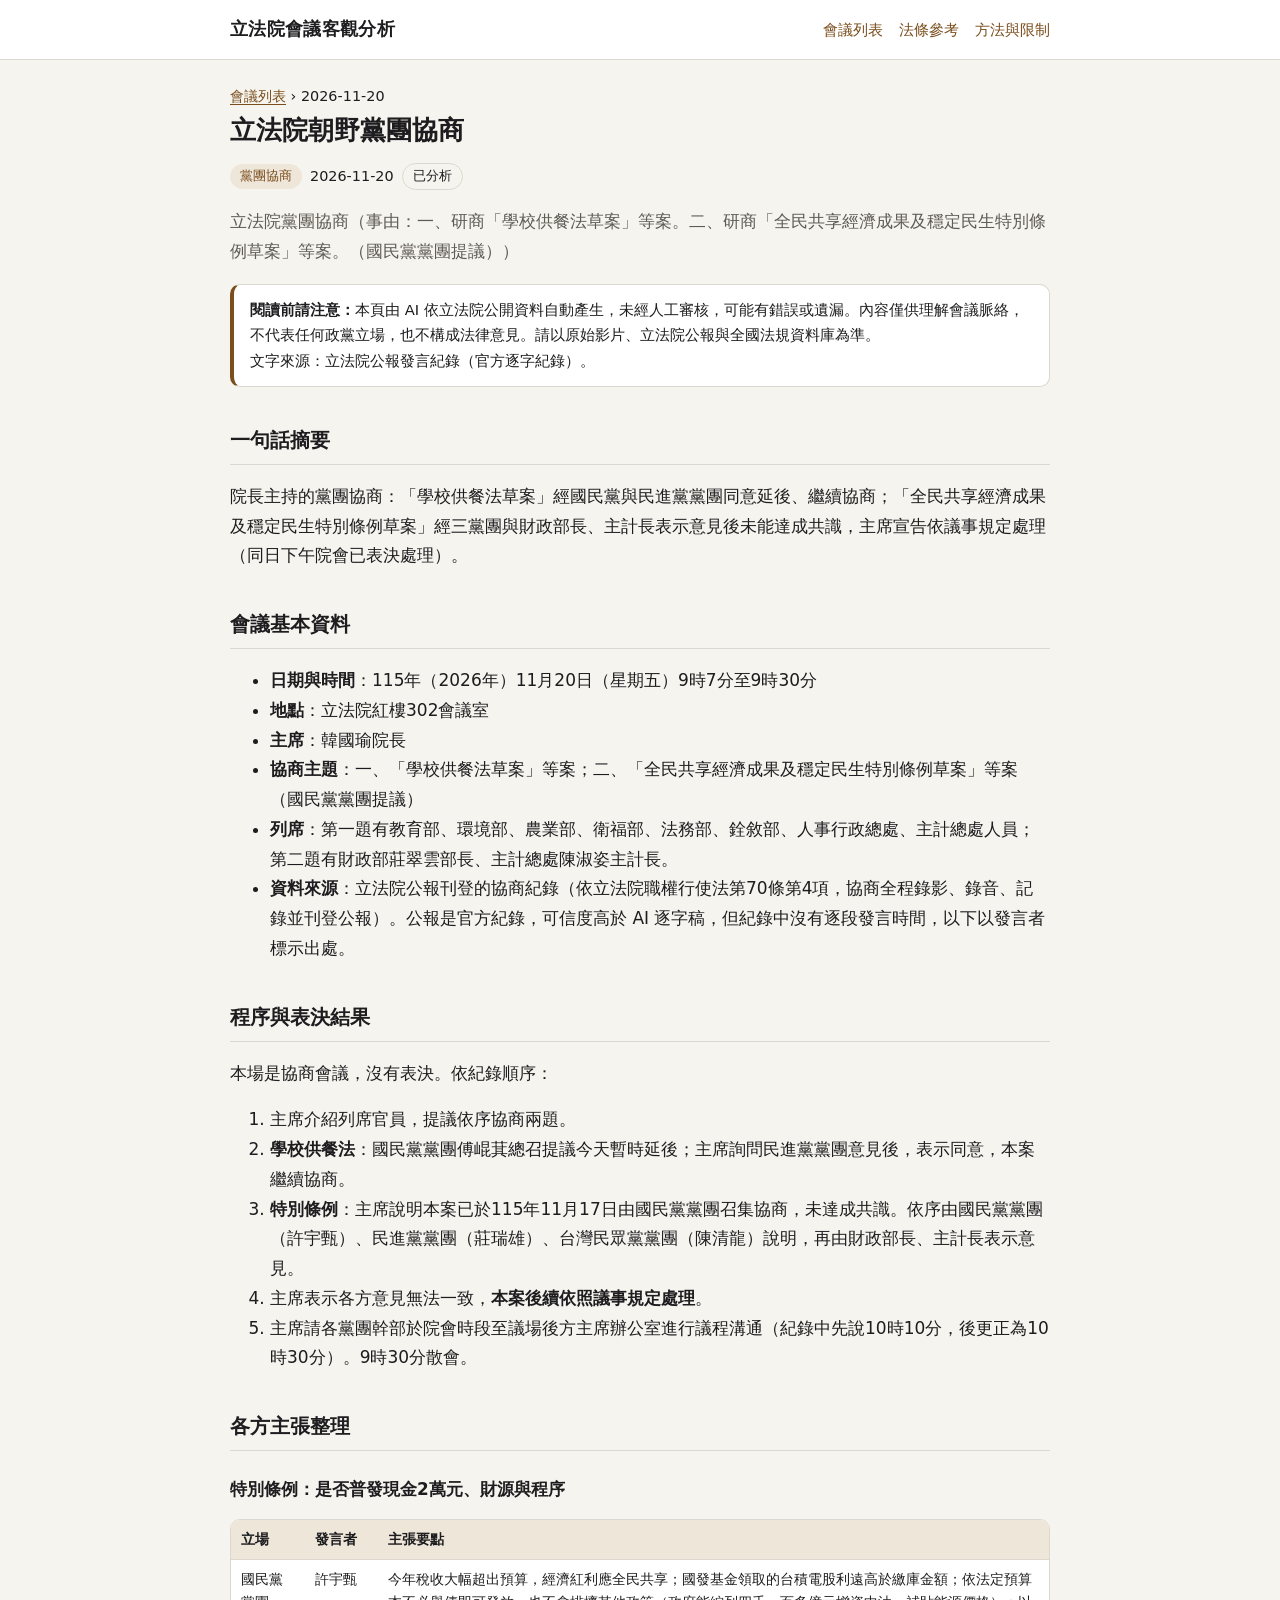
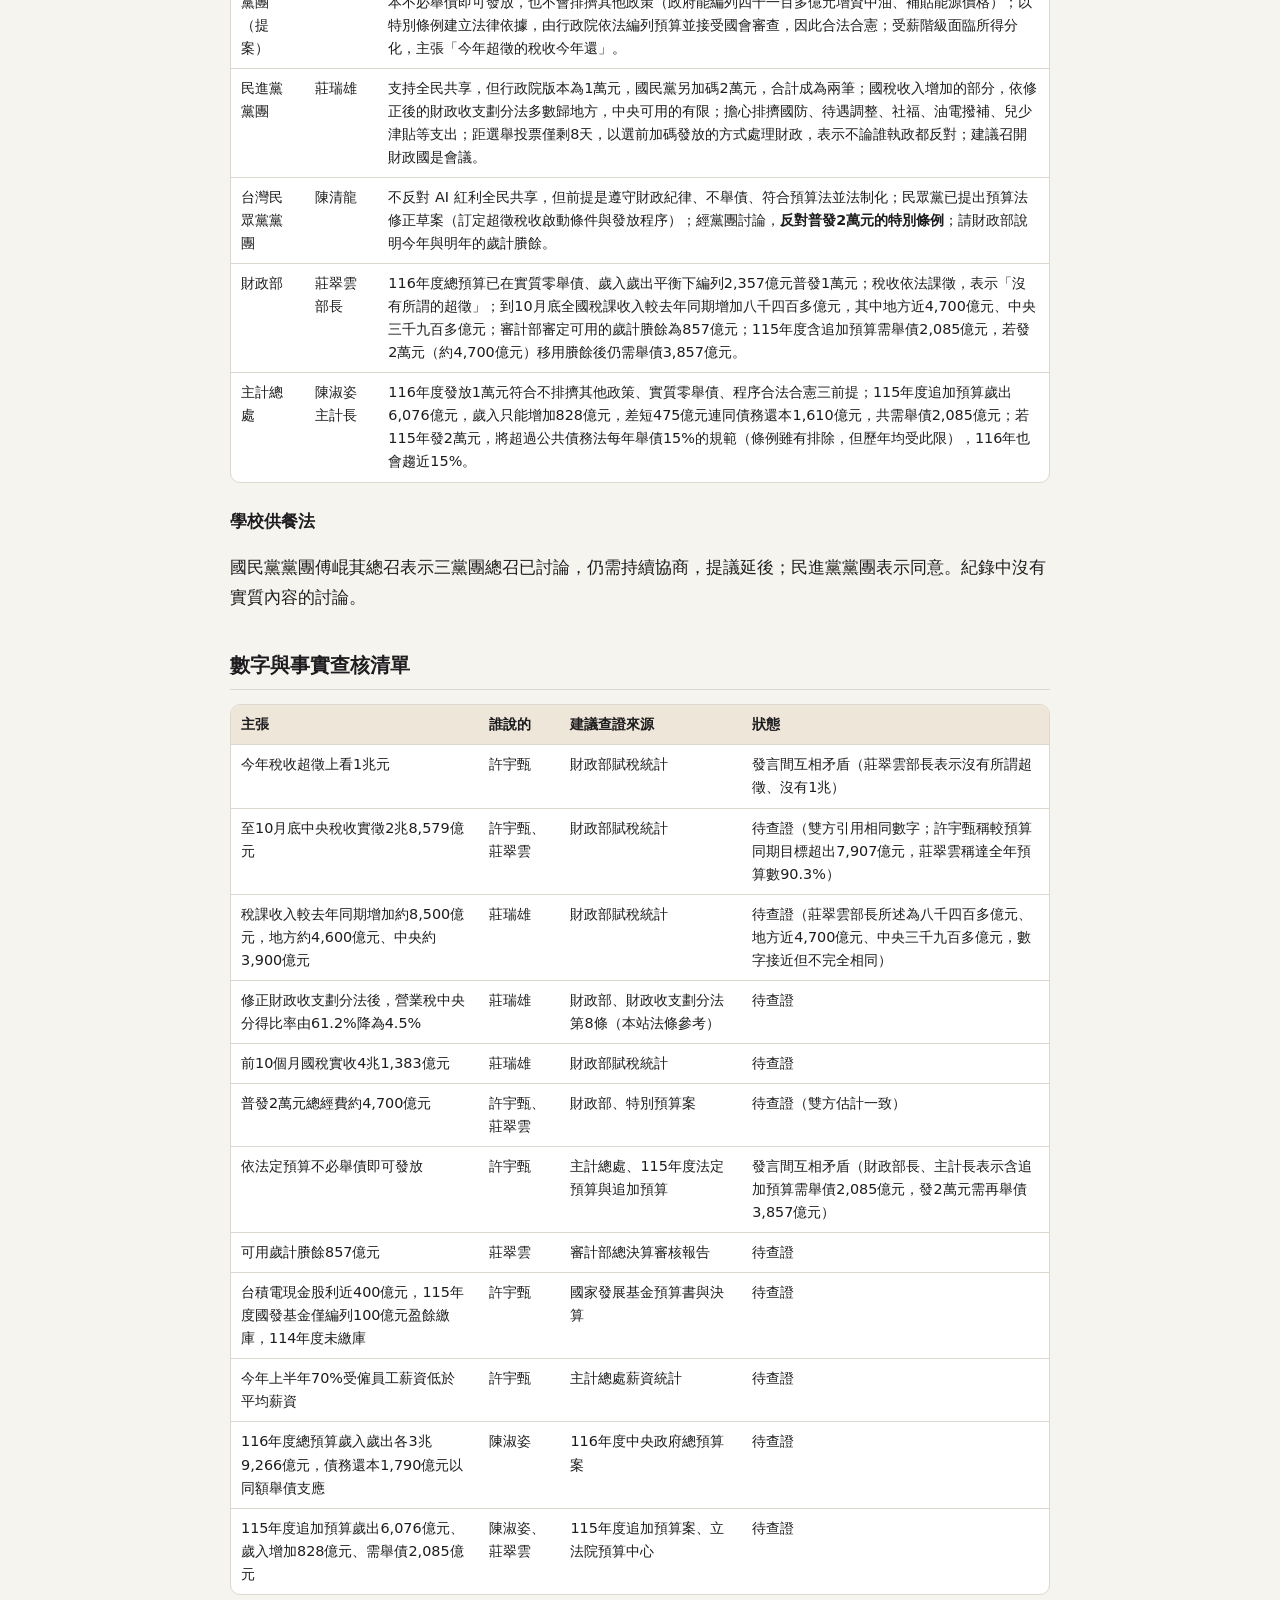
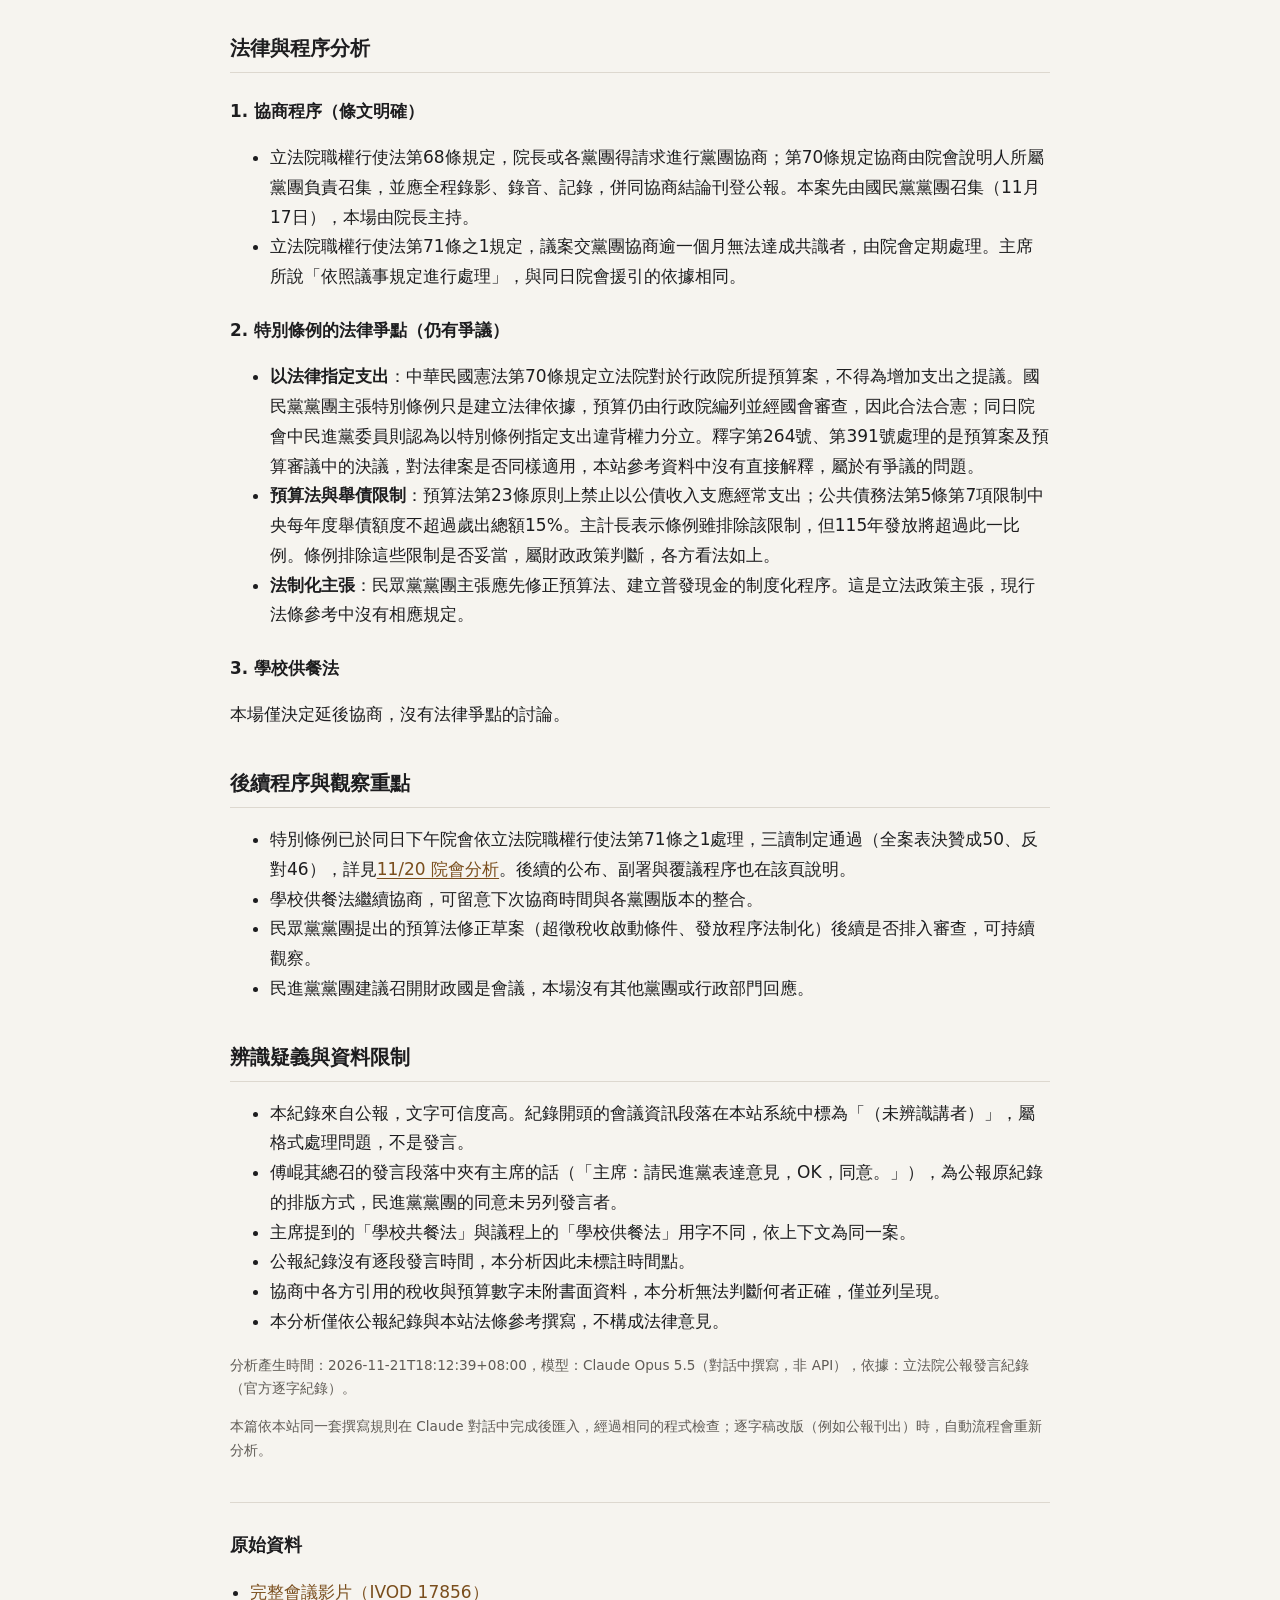
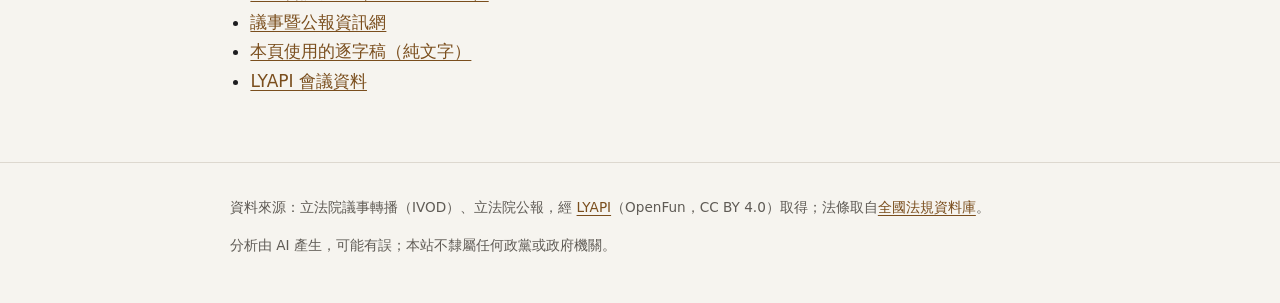
<file: docs/m/2026-11-20-caucus-2026111843/index.html>
<!doctype html>
<html lang="zh-Hant-TW">
<head>
<meta charset="utf-8">
<meta name="viewport" content="width=device-width, initial-scale=1">
<title>2026-11-20 立法院朝野黨團協商｜立法院會議客觀分析</title>
<meta name="description" content="立法院黨團協商（事由：一、研商「學校供餐法草案」等案。二、研商「全民共享經濟成果及穩定民生特別條例草案」等案。（國民黨黨團提議））">
<link rel="stylesheet" href="../../style.css">
</head>
<body>
<header class="site-header"><div class="wrap">
  <a class="brand" href="../../">立法院會議客觀分析</a>
  <nav><a href="../../">會議列表</a><a href="../../laws.html">法條參考</a><a href="../../about.html">方法與限制</a></nav>
</div></header>
<main class="wrap">
<p class="crumbs"><a href="../../">會議列表</a> › 2026-11-20</p>
<h1>立法院朝野黨團協商</h1>
<p class="meta-line"><span class="tag">黨團協商</span>
<span>2026-11-20</span><span class="status ok">已分析</span></p>
<p class="muted">立法院黨團協商（事由：一、研商「學校供餐法草案」等案。二、研商「全民共享經濟成果及穩定民生特別條例草案」等案。（國民黨黨團提議））</p>
<aside class="notice"><strong>閱讀前請注意：</strong>本頁由 AI 依立法院公開資料自動產生，未經人工審核，可能有錯誤或遺漏。內容僅供理解會議脈絡，不代表任何政黨立場，也不構成法律意見。請以原始影片、立法院公報與全國法規資料庫為準。
<br>文字來源：立法院公報發言紀錄（官方逐字紀錄）。</aside><article class="analysis"><h2>一句話摘要</h2>
<p>院長主持的黨團協商：「學校供餐法草案」經國民黨與民進黨黨團同意延後、繼續協商；「全民共享經濟成果及穩定民生特別條例草案」經三黨團與財政部長、主計長表示意見後未能達成共識，主席宣告依議事規定處理（同日下午院會已表決處理）。</p>
<h2>會議基本資料</h2>
<ul>
<li><strong>日期與時間</strong>：115年（2026年）11月20日（星期五）9時7分至9時30分</li>
<li><strong>地點</strong>：立法院紅樓302會議室</li>
<li><strong>主席</strong>：韓國瑜院長</li>
<li><strong>協商主題</strong>：一、「學校供餐法草案」等案；二、「全民共享經濟成果及穩定民生特別條例草案」等案（國民黨黨團提議）</li>
<li><strong>列席</strong>：第一題有教育部、環境部、農業部、衛福部、法務部、銓敘部、人事行政總處、主計總處人員；第二題有財政部莊翠雲部長、主計總處陳淑姿主計長。</li>
<li><strong>資料來源</strong>：立法院公報刊登的協商紀錄（依立法院職權行使法第70條第4項，協商全程錄影、錄音、記錄並刊登公報）。公報是官方紀錄，可信度高於 AI 逐字稿，但紀錄中沒有逐段發言時間，以下以發言者標示出處。</li>
</ul>
<h2>程序與表決結果</h2>
<p>本場是協商會議，沒有表決。依紀錄順序：</p>
<ol>
<li>主席介紹列席官員，提議依序協商兩題。</li>
<li><strong>學校供餐法</strong>：國民黨黨團傅崐萁總召提議今天暫時延後；主席詢問民進黨黨團意見後，表示同意，本案繼續協商。</li>
<li><strong>特別條例</strong>：主席說明本案已於115年11月17日由國民黨黨團召集協商，未達成共識。依序由國民黨黨團（許宇甄）、民進黨黨團（莊瑞雄）、台灣民眾黨黨團（陳清龍）說明，再由財政部長、主計長表示意見。</li>
<li>主席表示各方意見無法一致，<strong>本案後續依照議事規定處理</strong>。</li>
<li>主席請各黨團幹部於院會時段至議場後方主席辦公室進行議程溝通（紀錄中先說10時10分，後更正為10時30分）。9時30分散會。</li>
</ol>
<h2>各方主張整理</h2>
<h3>特別條例：是否普發現金2萬元、財源與程序</h3>
<div class="table-wrap"><table>
<thead>
<tr>
<th>立場</th>
<th>發言者</th>
<th>主張要點</th>
</tr>
</thead>
<tbody>
<tr>
<td>國民黨黨團（提案）</td>
<td>許宇甄</td>
<td>今年稅收大幅超出預算，經濟紅利應全民共享；國發基金領取的台積電股利遠高於繳庫金額；依法定預算本不必舉債即可發放，也不會排擠其他政策（政府能編列四千一百多億元增資中油、補貼能源價格）；以特別條例建立法律依據，由行政院依法編列預算並接受國會審查，因此合法合憲；受薪階級面臨所得分化，主張「今年超徵的稅收今年還」。</td>
</tr>
<tr>
<td>民進黨黨團</td>
<td>莊瑞雄</td>
<td>支持全民共享，但行政院版本為1萬元，國民黨另加碼2萬元，合計成為兩筆；國稅收入增加的部分，依修正後的財政收支劃分法多數歸地方，中央可用的有限；擔心排擠國防、待遇調整、社福、油電撥補、兒少津貼等支出；距選舉投票僅剩8天，以選前加碼發放的方式處理財政，表示不論誰執政都反對；建議召開財政國是會議。</td>
</tr>
<tr>
<td>台灣民眾黨黨團</td>
<td>陳清龍</td>
<td>不反對 AI 紅利全民共享，但前提是遵守財政紀律、不舉債、符合預算法並法制化；民眾黨已提出預算法修正草案（訂定超徵稅收啟動條件與發放程序）；經黨團討論，<strong>反對普發2萬元的特別條例</strong>；請財政部說明今年與明年的歲計賸餘。</td>
</tr>
<tr>
<td>財政部</td>
<td>莊翠雲部長</td>
<td>116年度總預算已在實質零舉債、歲入歲出平衡下編列2,357億元普發1萬元；稅收依法課徵，表示「沒有所謂的超徵」；到10月底全國稅課收入較去年同期增加八千四百多億元，其中地方近4,700億元、中央三千九百多億元；審計部審定可用的歲計賸餘為857億元；115年度含追加預算需舉債2,085億元，若發2萬元（約4,700億元）移用賸餘後仍需舉債3,857億元。</td>
</tr>
<tr>
<td>主計總處</td>
<td>陳淑姿主計長</td>
<td>116年度發放1萬元符合不排擠其他政策、實質零舉債、程序合法合憲三前提；115年度追加預算歲出6,076億元，歲入只能增加828億元，差短475億元連同債務還本1,610億元，共需舉債2,085億元；若115年發2萬元，將超過公共債務法每年舉債15%的規範（條例雖有排除，但歷年均受此限），116年也會趨近15%。</td>
</tr>
</tbody>
</table></div>
<h3>學校供餐法</h3>
<p>國民黨黨團傅崐萁總召表示三黨團總召已討論，仍需持續協商，提議延後；民進黨黨團表示同意。紀錄中沒有實質內容的討論。</p>
<h2>數字與事實查核清單</h2>
<div class="table-wrap"><table>
<thead>
<tr>
<th>主張</th>
<th>誰說的</th>
<th>建議查證來源</th>
<th>狀態</th>
</tr>
</thead>
<tbody>
<tr>
<td>今年稅收超徵上看1兆元</td>
<td>許宇甄</td>
<td>財政部賦稅統計</td>
<td>發言間互相矛盾（莊翠雲部長表示沒有所謂超徵、沒有1兆）</td>
</tr>
<tr>
<td>至10月底中央稅收實徵2兆8,579億元</td>
<td>許宇甄、莊翠雲</td>
<td>財政部賦稅統計</td>
<td>待查證（雙方引用相同數字；許宇甄稱較預算同期目標超出7,907億元，莊翠雲稱達全年預算數90.3%）</td>
</tr>
<tr>
<td>稅課收入較去年同期增加約8,500億元，地方約4,600億元、中央約3,900億元</td>
<td>莊瑞雄</td>
<td>財政部賦稅統計</td>
<td>待查證（莊翠雲部長所述為八千四百多億元、地方近4,700億元、中央三千九百多億元，數字接近但不完全相同）</td>
</tr>
<tr>
<td>修正財政收支劃分法後，營業稅中央分得比率由61.2%降為4.5%</td>
<td>莊瑞雄</td>
<td>財政部、財政收支劃分法第8條（本站法條參考）</td>
<td>待查證</td>
</tr>
<tr>
<td>前10個月國稅實收4兆1,383億元</td>
<td>莊瑞雄</td>
<td>財政部賦稅統計</td>
<td>待查證</td>
</tr>
<tr>
<td>普發2萬元總經費約4,700億元</td>
<td>許宇甄、莊翠雲</td>
<td>財政部、特別預算案</td>
<td>待查證（雙方估計一致）</td>
</tr>
<tr>
<td>依法定預算不必舉債即可發放</td>
<td>許宇甄</td>
<td>主計總處、115年度法定預算與追加預算</td>
<td>發言間互相矛盾（財政部長、主計長表示含追加預算需舉債2,085億元，發2萬元需再舉債3,857億元）</td>
</tr>
<tr>
<td>可用歲計賸餘857億元</td>
<td>莊翠雲</td>
<td>審計部總決算審核報告</td>
<td>待查證</td>
</tr>
<tr>
<td>台積電現金股利近400億元，115年度國發基金僅編列100億元盈餘繳庫，114年度未繳庫</td>
<td>許宇甄</td>
<td>國家發展基金預算書與決算</td>
<td>待查證</td>
</tr>
<tr>
<td>今年上半年70%受僱員工薪資低於平均薪資</td>
<td>許宇甄</td>
<td>主計總處薪資統計</td>
<td>待查證</td>
</tr>
<tr>
<td>116年度總預算歲入歲出各3兆9,266億元，債務還本1,790億元以同額舉債支應</td>
<td>陳淑姿</td>
<td>116年度中央政府總預算案</td>
<td>待查證</td>
</tr>
<tr>
<td>115年度追加預算歲出6,076億元、歲入增加828億元、需舉債2,085億元</td>
<td>陳淑姿、莊翠雲</td>
<td>115年度追加預算案、立法院預算中心</td>
<td>待查證</td>
</tr>
</tbody>
</table></div>
<h2>法律與程序分析</h2>
<h3>1. 協商程序（條文明確）</h3>
<ul>
<li>立法院職權行使法第68條規定，院長或各黨團得請求進行黨團協商；第70條規定協商由院會說明人所屬黨團負責召集，並應全程錄影、錄音、記錄，併同協商結論刊登公報。本案先由國民黨黨團召集（11月17日），本場由院長主持。</li>
<li>立法院職權行使法第71條之1規定，議案交黨團協商逾一個月無法達成共識者，由院會定期處理。主席所說「依照議事規定進行處理」，與同日院會援引的依據相同。</li>
</ul>
<h3>2. 特別條例的法律爭點（仍有爭議）</h3>
<ul>
<li><strong>以法律指定支出</strong>：中華民國憲法第70條規定立法院對於行政院所提預算案，不得為增加支出之提議。國民黨黨團主張特別條例只是建立法律依據，預算仍由行政院編列並經國會審查，因此合法合憲；同日院會中民進黨委員則認為以特別條例指定支出違背權力分立。釋字第264號、第391號處理的是預算案及預算審議中的決議，對法律案是否同樣適用，本站參考資料中沒有直接解釋，屬於有爭議的問題。</li>
<li><strong>預算法與舉債限制</strong>：預算法第23條原則上禁止以公債收入支應經常支出；公共債務法第5條第7項限制中央每年度舉債額度不超過歲出總額15%。主計長表示條例雖排除該限制，但115年發放將超過此一比例。條例排除這些限制是否妥當，屬財政政策判斷，各方看法如上。</li>
<li><strong>法制化主張</strong>：民眾黨黨團主張應先修正預算法、建立普發現金的制度化程序。這是立法政策主張，現行法條參考中沒有相應規定。</li>
</ul>
<h3>3. 學校供餐法</h3>
<p>本場僅決定延後協商，沒有法律爭點的討論。</p>
<h2>後續程序與觀察重點</h2>
<ul>
<li>特別條例已於同日下午院會依立法院職權行使法第71條之1處理，三讀制定通過（全案表決贊成50、反對46），詳見<a href="../2026-11-20-plenary-11-6-8/">11/20 院會分析</a>。後續的公布、副署與覆議程序也在該頁說明。</li>
<li>學校供餐法繼續協商，可留意下次協商時間與各黨團版本的整合。</li>
<li>民眾黨黨團提出的預算法修正草案（超徵稅收啟動條件、發放程序法制化）後續是否排入審查，可持續觀察。</li>
<li>民進黨黨團建議召開財政國是會議，本場沒有其他黨團或行政部門回應。</li>
</ul>
<h2>辨識疑義與資料限制</h2>
<ul>
<li>本紀錄來自公報，文字可信度高。紀錄開頭的會議資訊段落在本站系統中標為「（未辨識講者）」，屬格式處理問題，不是發言。</li>
<li>傅崐萁總召的發言段落中夾有主席的話（「主席：請民進黨表達意見，OK，同意。」），為公報原紀錄的排版方式，民進黨黨團的同意未另列發言者。</li>
<li>主席提到的「學校共餐法」與議程上的「學校供餐法」用字不同，依上下文為同一案。</li>
<li>公報紀錄沒有逐段發言時間，本分析因此未標註時間點。</li>
<li>協商中各方引用的稅收與預算數字未附書面資料，本分析無法判斷何者正確，僅並列呈現。</li>
<li>本分析僅依公報紀錄與本站法條參考撰寫，不構成法律意見。</li>
</ul></article><p class="muted small">分析產生時間：2026-11-21T18:12:39+08:00，模型：Claude Opus 5.5（對話中撰寫，非 API），依據：立法院公報發言紀錄（官方逐字紀錄）。</p><p class="muted small">本篇依本站同一套撰寫規則在 Claude 對話中完成後匯入，經過相同的程式檢查；逐字稿改版（例如公報刊出）時，自動流程會重新分析。</p><section class="sources"><h2>原始資料</h2><ul class="links"><li><a href="https://ivod.ly.gov.tw/Play/Full/1M/17856">完整會議影片（IVOD 17856）</a></li><li><a href="https://ppg.ly.gov.tw/ppg/sittings/2026111843/details?meetingDate=115/11/20">議事暨公報資訊網</a></li><li><a href="transcript.txt">本頁使用的逐字稿（純文字）</a></li><li><a href="https://v2.ly.govapi.tw/meet/黨團協商-2026111843">LYAPI 會議資料</a></li></ul></section>
</main>
<footer class="site-footer"><div class="wrap">
  <p>資料來源：立法院議事轉播（IVOD）、立法院公報，經 <a href="https://v2.ly.govapi.tw/">LYAPI</a>（OpenFun，CC BY 4.0）取得；法條取自<a href="https://law.moj.gov.tw/">全國法規資料庫</a>。</p>
  <p>分析由 AI 產生，可能有誤；本站不隸屬任何政黨或政府機關。</p>
</div></footer>
</body>
</html>
</file>
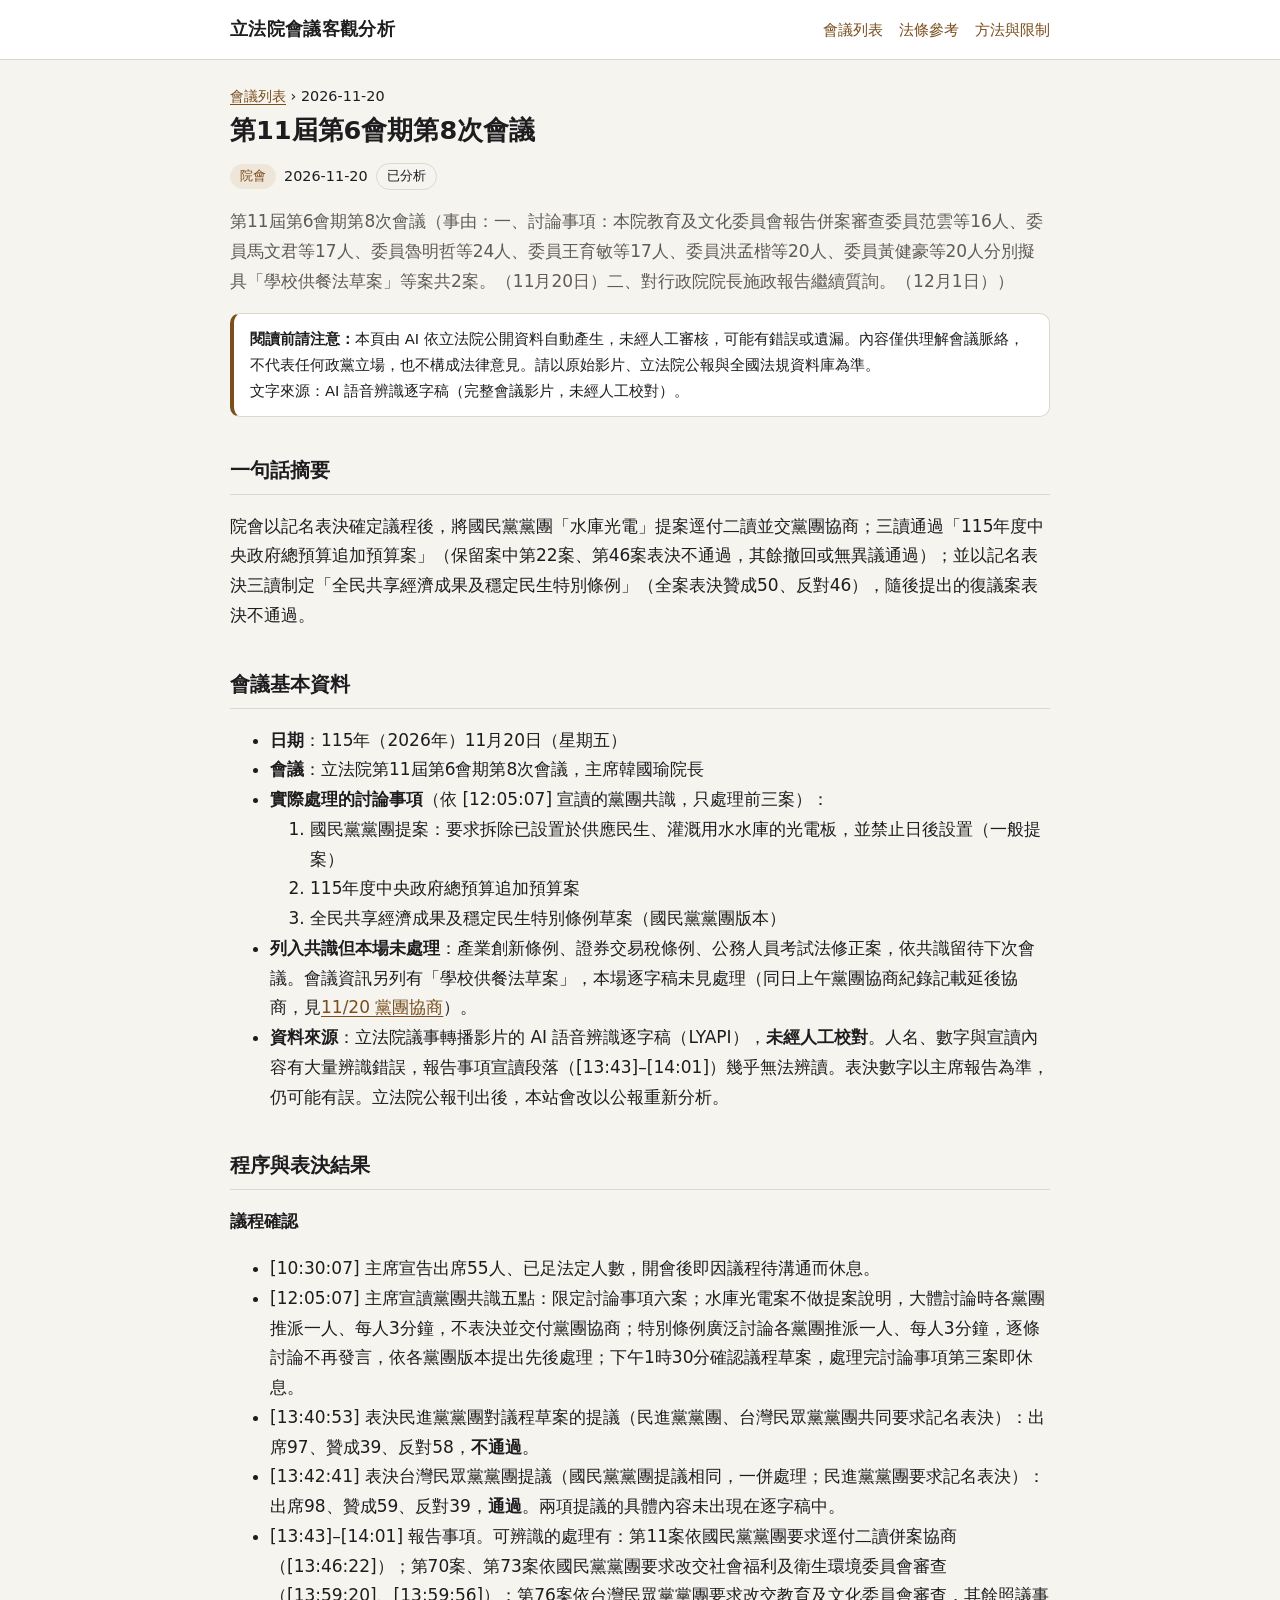
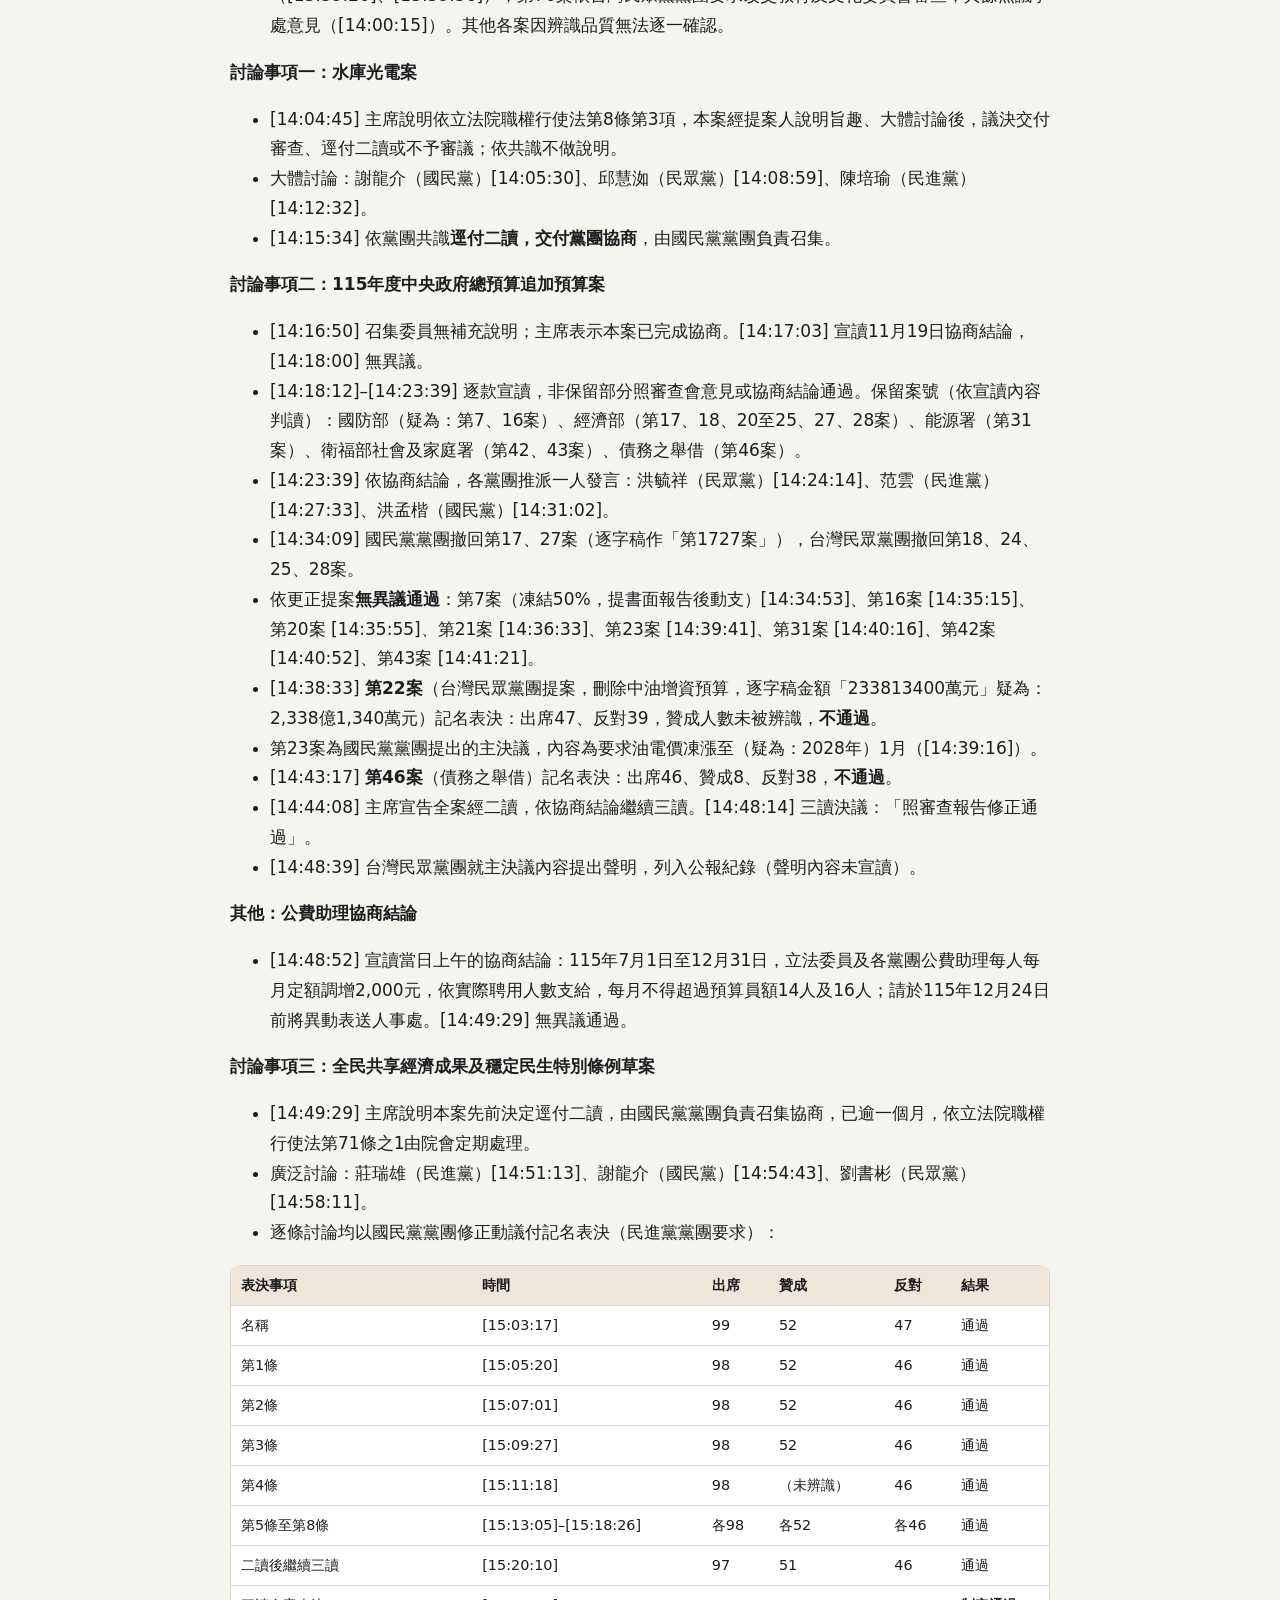
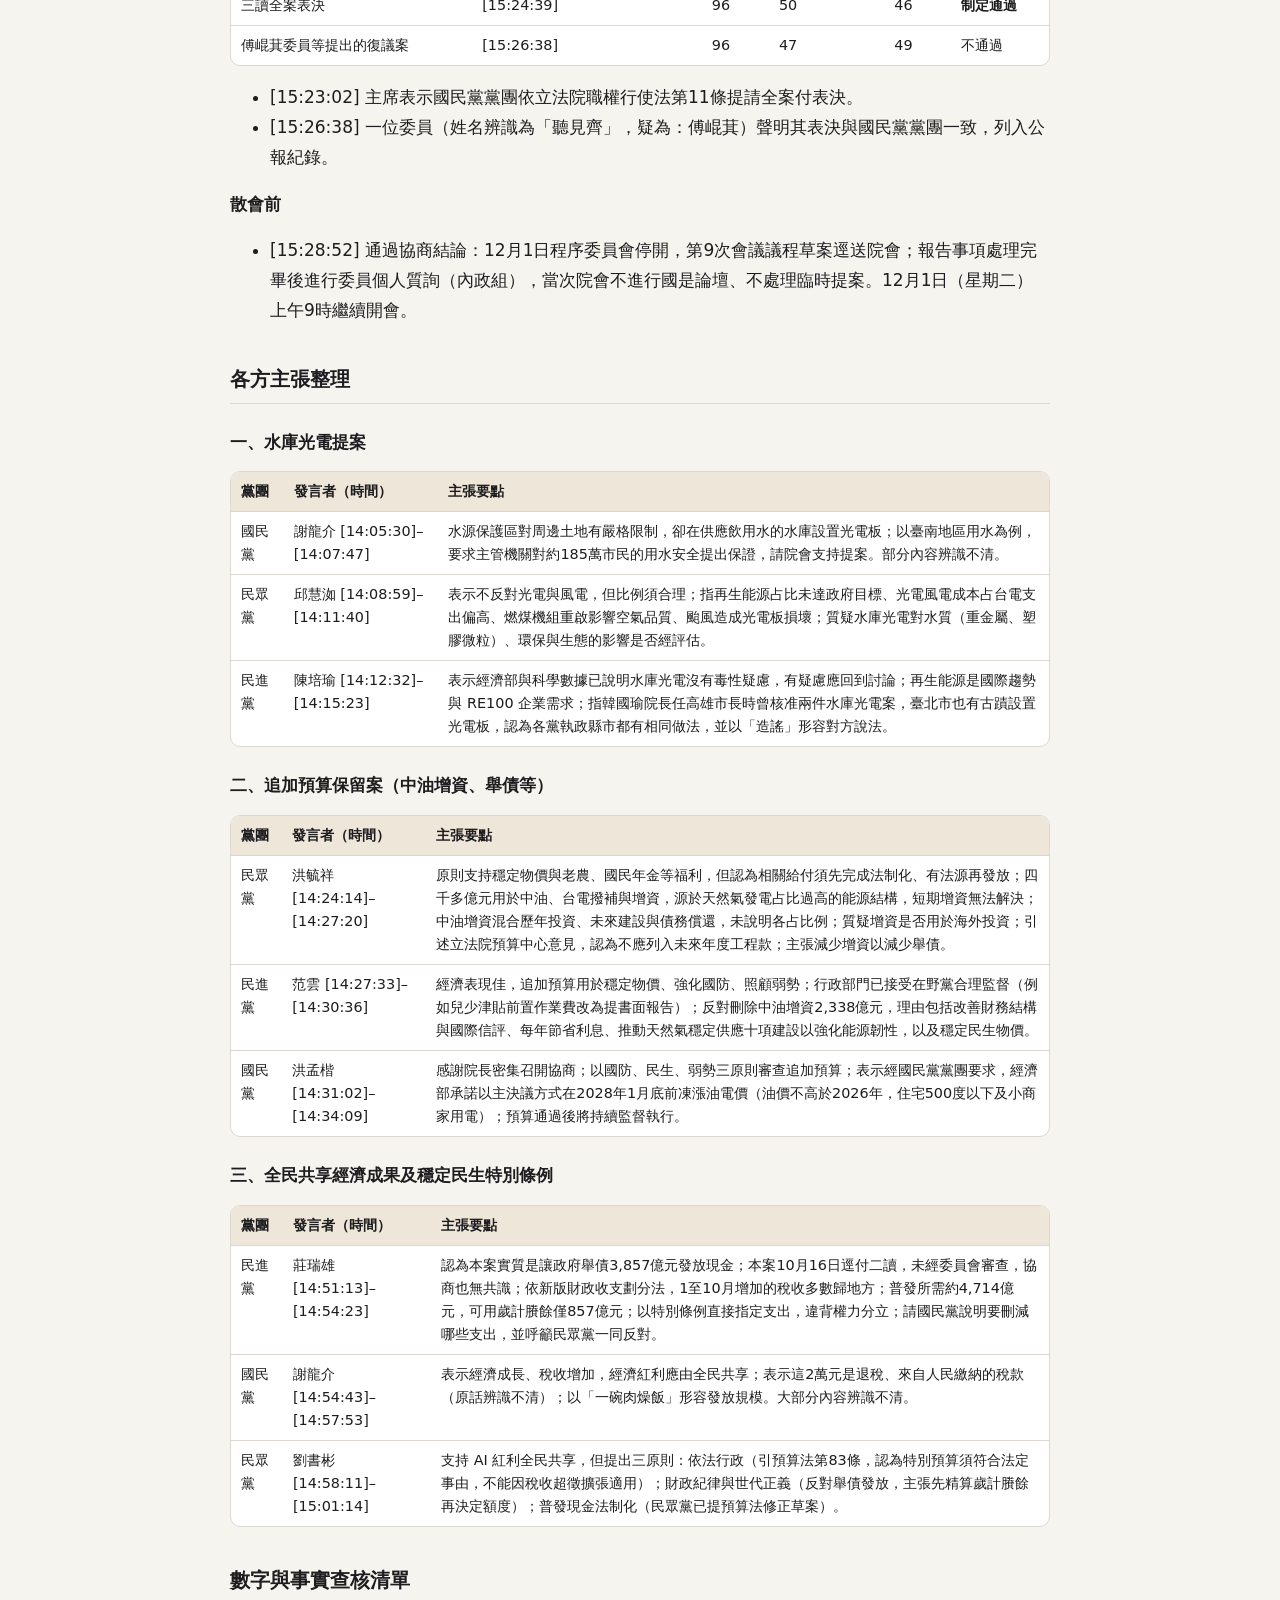
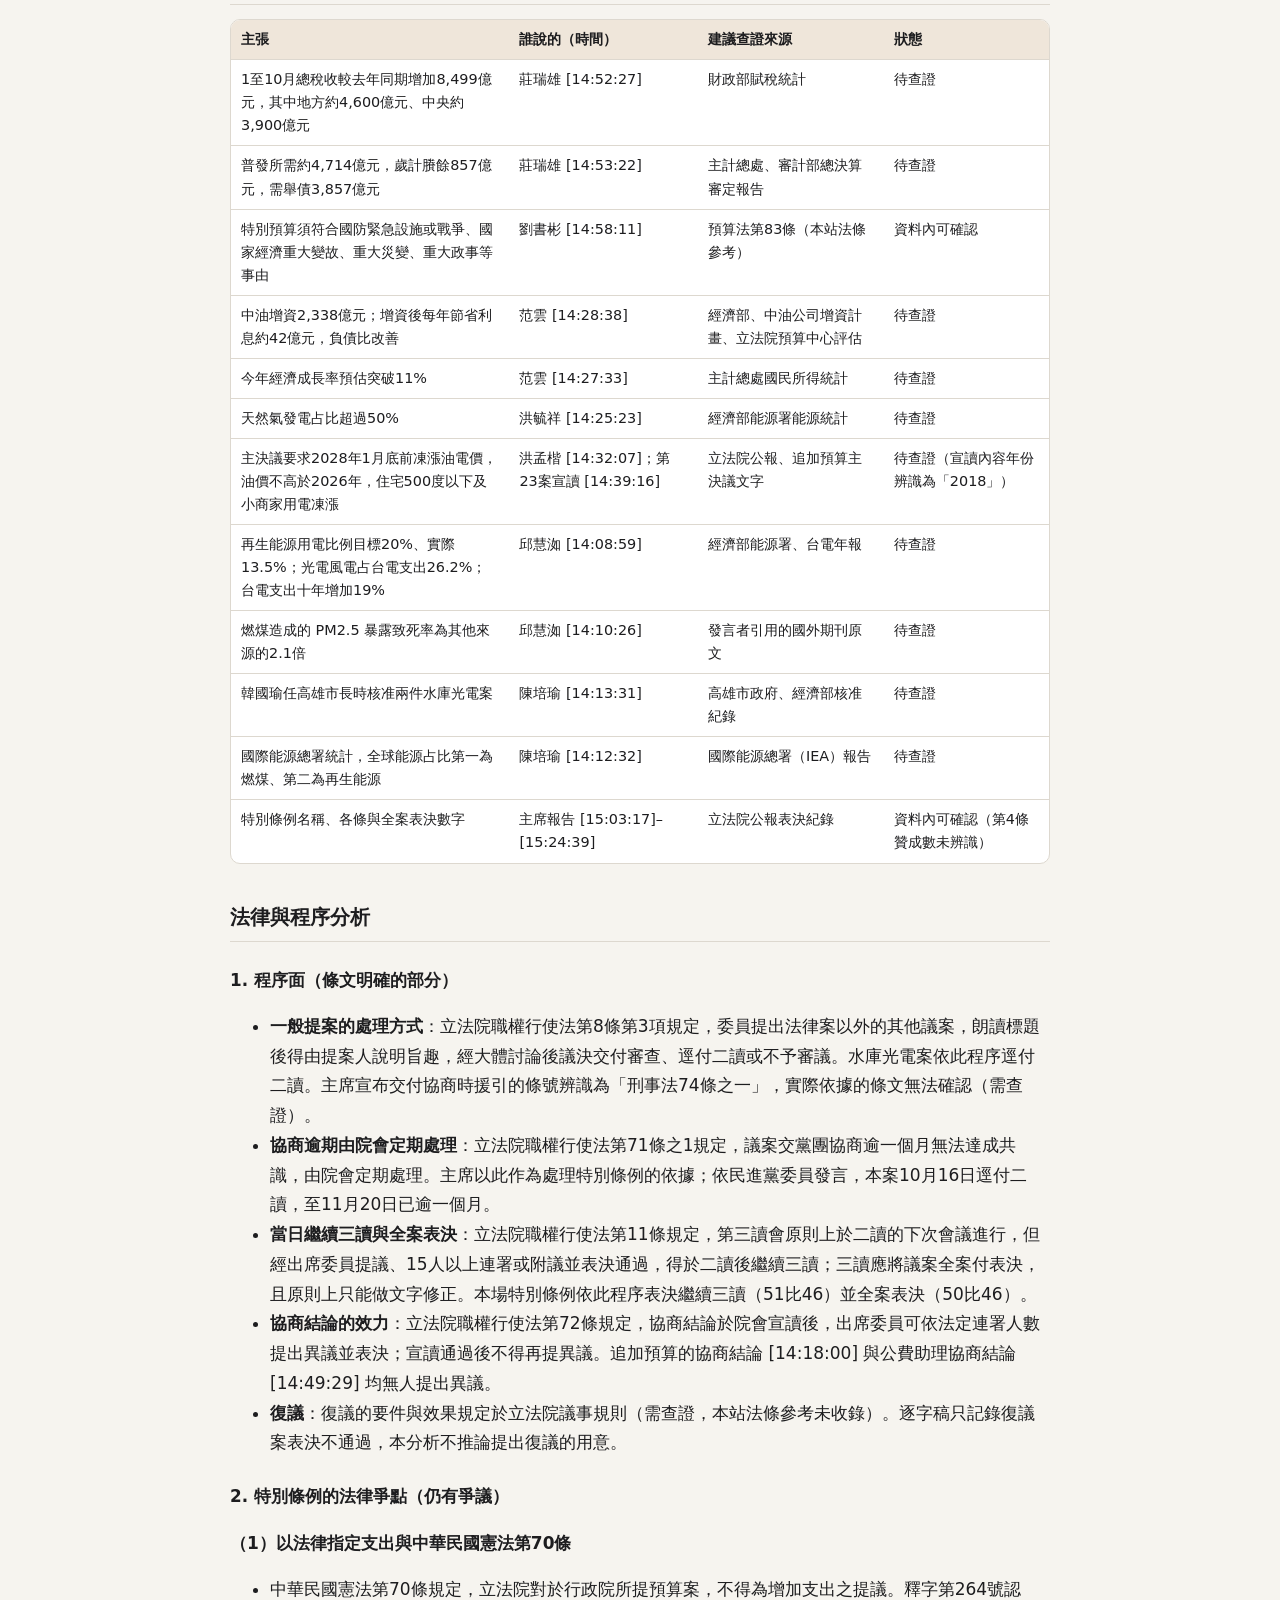
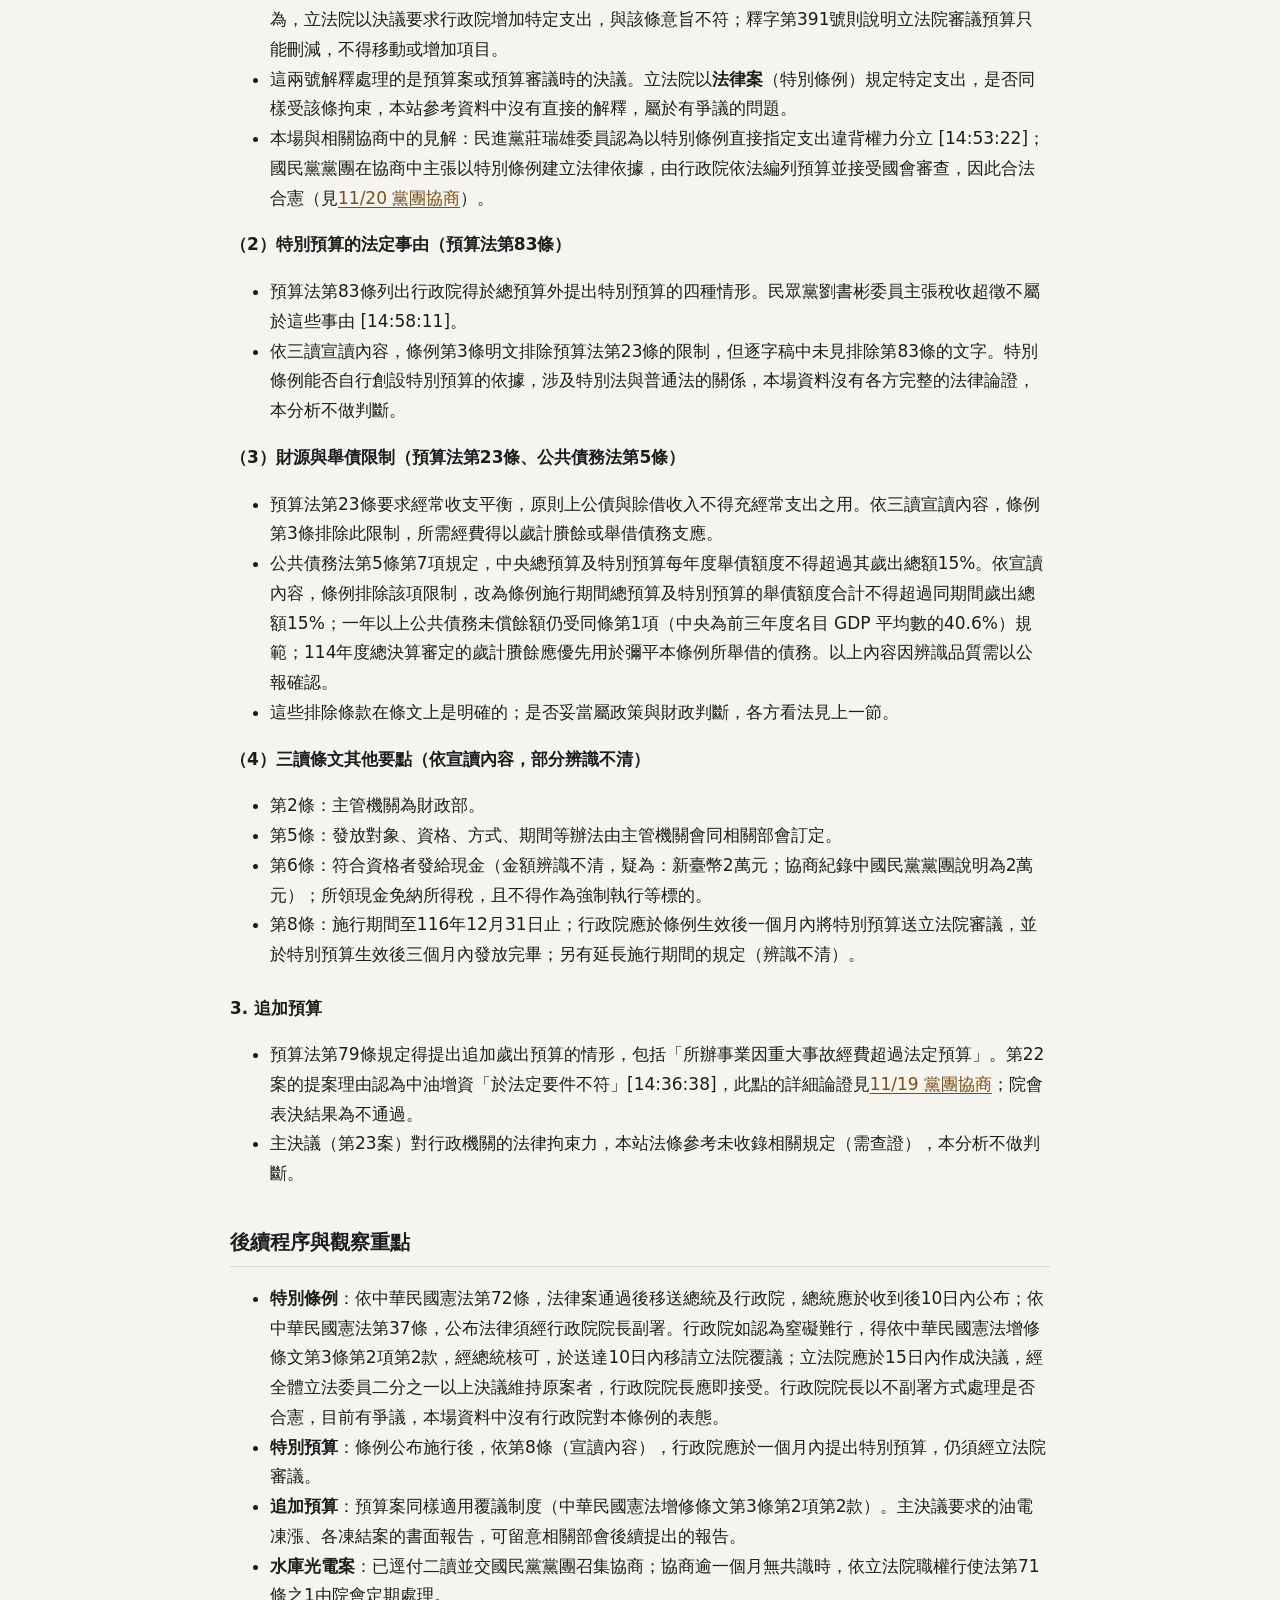
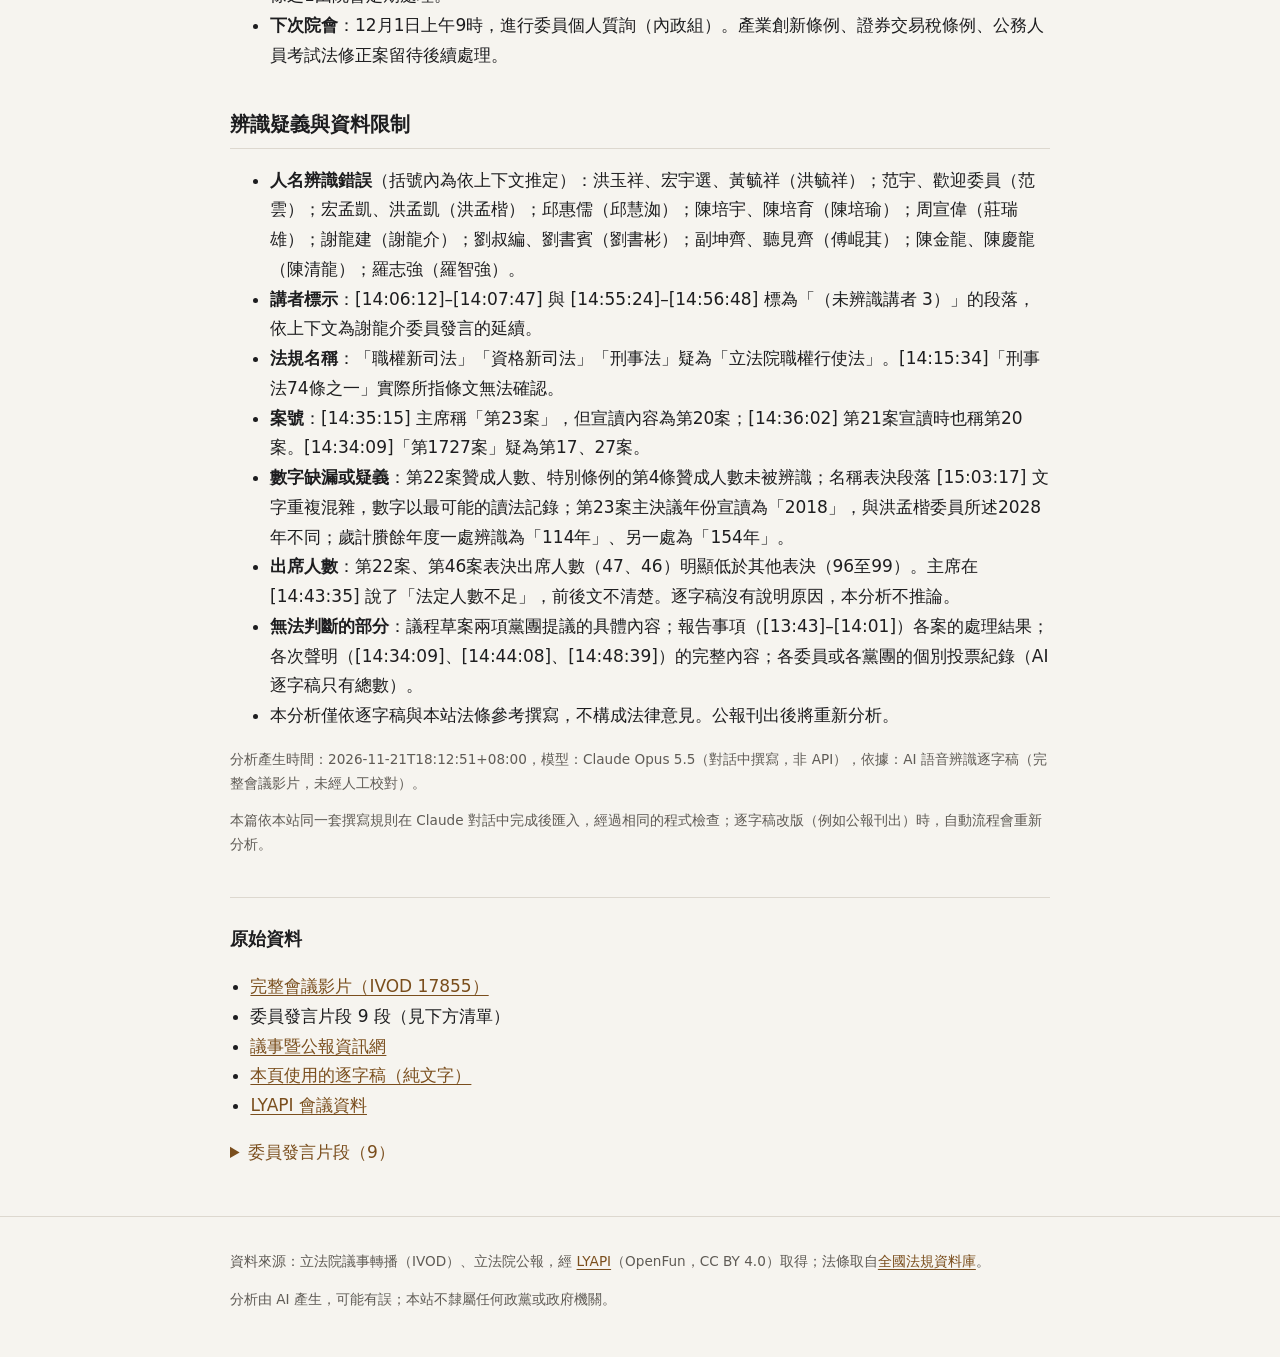
<file: docs/m/2026-11-20-plenary-11-6-8/index.html>
<!doctype html>
<html lang="zh-Hant-TW">
<head>
<meta charset="utf-8">
<meta name="viewport" content="width=device-width, initial-scale=1">
<title>2026-11-20 第11屆第6會期第8次會議｜立法院會議客觀分析</title>
<meta name="description" content="第11屆第6會期第8次會議（事由：一、討論事項：本院教育及文化委員會報告併案審查委員范雲等16人、委員馬文君等17人、委員魯明哲等24人、委員王育敏等17人、委員洪孟楷等20人、委員黃健豪等20人分別擬具「學校供餐法草案」等案共2案。（11月20日）二、對行政院院長施政報告繼續質詢。（12月1日））">
<link rel="stylesheet" href="../../style.css">
</head>
<body>
<header class="site-header"><div class="wrap">
  <a class="brand" href="../../">立法院會議客觀分析</a>
  <nav><a href="../../">會議列表</a><a href="../../laws.html">法條參考</a><a href="../../about.html">方法與限制</a></nav>
</div></header>
<main class="wrap">
<p class="crumbs"><a href="../../">會議列表</a> › 2026-11-20</p>
<h1>第11屆第6會期第8次會議</h1>
<p class="meta-line"><span class="tag">院會</span>
<span>2026-11-20</span><span class="status ok">已分析</span></p>
<p class="muted">第11屆第6會期第8次會議（事由：一、討論事項：本院教育及文化委員會報告併案審查委員范雲等16人、委員馬文君等17人、委員魯明哲等24人、委員王育敏等17人、委員洪孟楷等20人、委員黃健豪等20人分別擬具「學校供餐法草案」等案共2案。（11月20日）二、對行政院院長施政報告繼續質詢。（12月1日））</p>
<aside class="notice"><strong>閱讀前請注意：</strong>本頁由 AI 依立法院公開資料自動產生，未經人工審核，可能有錯誤或遺漏。內容僅供理解會議脈絡，不代表任何政黨立場，也不構成法律意見。請以原始影片、立法院公報與全國法規資料庫為準。
<br>文字來源：AI 語音辨識逐字稿（完整會議影片，未經人工校對）。</aside><article class="analysis"><h2>一句話摘要</h2>
<p>院會以記名表決確定議程後，將國民黨黨團「水庫光電」提案逕付二讀並交黨團協商；三讀通過「115年度中央政府總預算追加預算案」（保留案中第22案、第46案表決不通過，其餘撤回或無異議通過）；並以記名表決三讀制定「全民共享經濟成果及穩定民生特別條例」（全案表決贊成50、反對46），隨後提出的復議案表決不通過。</p>
<h2>會議基本資料</h2>
<ul>
<li><strong>日期</strong>：115年（2026年）11月20日（星期五）</li>
<li><strong>會議</strong>：立法院第11屆第6會期第8次會議，主席韓國瑜院長</li>
<li><strong>實際處理的討論事項</strong>（依 [12:05:07] 宣讀的黨團共識，只處理前三案）：<ol>
<li>國民黨黨團提案：要求拆除已設置於供應民生、灌溉用水水庫的光電板，並禁止日後設置（一般提案）</li>
<li>115年度中央政府總預算追加預算案</li>
<li>全民共享經濟成果及穩定民生特別條例草案（國民黨黨團版本）</li>
</ol>
</li>
<li><strong>列入共識但本場未處理</strong>：產業創新條例、證券交易稅條例、公務人員考試法修正案，依共識留待下次會議。會議資訊另列有「學校供餐法草案」，本場逐字稿未見處理（同日上午黨團協商紀錄記載延後協商，見<a href="../2026-11-20-caucus-2026111843/">11/20 黨團協商</a>）。</li>
<li><strong>資料來源</strong>：立法院議事轉播影片的 AI 語音辨識逐字稿（LYAPI），<strong>未經人工校對</strong>。人名、數字與宣讀內容有大量辨識錯誤，報告事項宣讀段落（[13:43]–[14:01]）幾乎無法辨讀。表決數字以主席報告為準，仍可能有誤。立法院公報刊出後，本站會改以公報重新分析。</li>
</ul>
<h2>程序與表決結果</h2>
<p><strong>議程確認</strong></p>
<ul>
<li>[10:30:07] 主席宣告出席55人、已足法定人數，開會後即因議程待溝通而休息。</li>
<li>[12:05:07] 主席宣讀黨團共識五點：限定討論事項六案；水庫光電案不做提案說明，大體討論時各黨團推派一人、每人3分鐘，不表決並交付黨團協商；特別條例廣泛討論各黨團推派一人、每人3分鐘，逐條討論不再發言，依各黨團版本提出先後處理；下午1時30分確認議程草案，處理完討論事項第三案即休息。</li>
<li>[13:40:53] 表決民進黨黨團對議程草案的提議（民進黨黨團、台灣民眾黨黨團共同要求記名表決）：出席97、贊成39、反對58，<strong>不通過</strong>。</li>
<li>[13:42:41] 表決台灣民眾黨黨團提議（國民黨黨團提議相同，一併處理；民進黨黨團要求記名表決）：出席98、贊成59、反對39，<strong>通過</strong>。兩項提議的具體內容未出現在逐字稿中。</li>
<li>[13:43]–[14:01] 報告事項。可辨識的處理有：第11案依國民黨黨團要求逕付二讀併案協商（[13:46:22]）；第70案、第73案依國民黨黨團要求改交社會福利及衛生環境委員會審查（[13:59:20]、[13:59:56]）；第76案依台灣民眾黨黨團要求改交教育及文化委員會審查，其餘照議事處意見（[14:00:15]）。其他各案因辨識品質無法逐一確認。</li>
</ul>
<p><strong>討論事項一：水庫光電案</strong></p>
<ul>
<li>[14:04:45] 主席說明依立法院職權行使法第8條第3項，本案經提案人說明旨趣、大體討論後，議決交付審查、逕付二讀或不予審議；依共識不做說明。</li>
<li>大體討論：謝龍介（國民黨）[14:05:30]、邱慧洳（民眾黨）[14:08:59]、陳培瑜（民進黨）[14:12:32]。</li>
<li>[14:15:34] 依黨團共識<strong>逕付二讀，交付黨團協商</strong>，由國民黨黨團負責召集。</li>
</ul>
<p><strong>討論事項二：115年度中央政府總預算追加預算案</strong></p>
<ul>
<li>[14:16:50] 召集委員無補充說明；主席表示本案已完成協商。[14:17:03] 宣讀11月19日協商結論，[14:18:00] 無異議。</li>
<li>[14:18:12]–[14:23:39] 逐款宣讀，非保留部分照審查會意見或協商結論通過。保留案號（依宣讀內容判讀）：國防部（疑為：第7、16案）、經濟部（第17、18、20至25、27、28案）、能源署（第31案）、衛福部社會及家庭署（第42、43案）、債務之舉借（第46案）。</li>
<li>[14:23:39] 依協商結論，各黨團推派一人發言：洪毓祥（民眾黨）[14:24:14]、范雲（民進黨）[14:27:33]、洪孟楷（國民黨）[14:31:02]。</li>
<li>[14:34:09] 國民黨黨團撤回第17、27案（逐字稿作「第1727案」），台灣民眾黨團撤回第18、24、25、28案。</li>
<li>依更正提案<strong>無異議通過</strong>：第7案（凍結50%，提書面報告後動支）[14:34:53]、第16案 [14:35:15]、第20案 [14:35:55]、第21案 [14:36:33]、第23案 [14:39:41]、第31案 [14:40:16]、第42案 [14:40:52]、第43案 [14:41:21]。</li>
<li>[14:38:33] <strong>第22案</strong>（台灣民眾黨團提案，刪除中油增資預算，逐字稿金額「233813400萬元」疑為：2,338億1,340萬元）記名表決：出席47、反對39，贊成人數未被辨識，<strong>不通過</strong>。</li>
<li>第23案為國民黨黨團提出的主決議，內容為要求油電價凍漲至（疑為：2028年）1月（[14:39:16]）。</li>
<li>[14:43:17] <strong>第46案</strong>（債務之舉借）記名表決：出席46、贊成8、反對38，<strong>不通過</strong>。</li>
<li>[14:44:08] 主席宣告全案經二讀，依協商結論繼續三讀。[14:48:14] 三讀決議：「照審查報告修正通過」。</li>
<li>[14:48:39] 台灣民眾黨團就主決議內容提出聲明，列入公報紀錄（聲明內容未宣讀）。</li>
</ul>
<p><strong>其他：公費助理協商結論</strong></p>
<ul>
<li>[14:48:52] 宣讀當日上午的協商結論：115年7月1日至12月31日，立法委員及各黨團公費助理每人每月定額調增2,000元，依實際聘用人數支給，每月不得超過預算員額14人及16人；請於115年12月24日前將異動表送人事處。[14:49:29] 無異議通過。</li>
</ul>
<p><strong>討論事項三：全民共享經濟成果及穩定民生特別條例草案</strong></p>
<ul>
<li>[14:49:29] 主席說明本案先前決定逕付二讀，由國民黨黨團負責召集協商，已逾一個月，依立法院職權行使法第71條之1由院會定期處理。</li>
<li>廣泛討論：莊瑞雄（民進黨）[14:51:13]、謝龍介（國民黨）[14:54:43]、劉書彬（民眾黨）[14:58:11]。</li>
<li>逐條討論均以國民黨黨團修正動議付記名表決（民進黨黨團要求）：</li>
</ul>
<div class="table-wrap"><table>
<thead>
<tr>
<th>表決事項</th>
<th>時間</th>
<th>出席</th>
<th>贊成</th>
<th>反對</th>
<th>結果</th>
</tr>
</thead>
<tbody>
<tr>
<td>名稱</td>
<td>[15:03:17]</td>
<td>99</td>
<td>52</td>
<td>47</td>
<td>通過</td>
</tr>
<tr>
<td>第1條</td>
<td>[15:05:20]</td>
<td>98</td>
<td>52</td>
<td>46</td>
<td>通過</td>
</tr>
<tr>
<td>第2條</td>
<td>[15:07:01]</td>
<td>98</td>
<td>52</td>
<td>46</td>
<td>通過</td>
</tr>
<tr>
<td>第3條</td>
<td>[15:09:27]</td>
<td>98</td>
<td>52</td>
<td>46</td>
<td>通過</td>
</tr>
<tr>
<td>第4條</td>
<td>[15:11:18]</td>
<td>98</td>
<td>（未辨識）</td>
<td>46</td>
<td>通過</td>
</tr>
<tr>
<td>第5條至第8條</td>
<td>[15:13:05]–[15:18:26]</td>
<td>各98</td>
<td>各52</td>
<td>各46</td>
<td>通過</td>
</tr>
<tr>
<td>二讀後繼續三讀</td>
<td>[15:20:10]</td>
<td>97</td>
<td>51</td>
<td>46</td>
<td>通過</td>
</tr>
<tr>
<td>三讀全案表決</td>
<td>[15:24:39]</td>
<td>96</td>
<td>50</td>
<td>46</td>
<td><strong>制定通過</strong></td>
</tr>
<tr>
<td>傅崐萁委員等提出的復議案</td>
<td>[15:26:38]</td>
<td>96</td>
<td>47</td>
<td>49</td>
<td>不通過</td>
</tr>
</tbody>
</table></div>
<ul>
<li>[15:23:02] 主席表示國民黨黨團依立法院職權行使法第11條提請全案付表決。</li>
<li>[15:26:38] 一位委員（姓名辨識為「聽見齊」，疑為：傅崐萁）聲明其表決與國民黨黨團一致，列入公報紀錄。</li>
</ul>
<p><strong>散會前</strong></p>
<ul>
<li>[15:28:52] 通過協商結論：12月1日程序委員會停開，第9次會議議程草案逕送院會；報告事項處理完畢後進行委員個人質詢（內政組），當次院會不進行國是論壇、不處理臨時提案。12月1日（星期二）上午9時繼續開會。</li>
</ul>
<h2>各方主張整理</h2>
<h3>一、水庫光電提案</h3>
<div class="table-wrap"><table>
<thead>
<tr>
<th>黨團</th>
<th>發言者（時間）</th>
<th>主張要點</th>
</tr>
</thead>
<tbody>
<tr>
<td>國民黨</td>
<td>謝龍介 [14:05:30]–[14:07:47]</td>
<td>水源保護區對周邊土地有嚴格限制，卻在供應飲用水的水庫設置光電板；以臺南地區用水為例，要求主管機關對約185萬市民的用水安全提出保證，請院會支持提案。部分內容辨識不清。</td>
</tr>
<tr>
<td>民眾黨</td>
<td>邱慧洳 [14:08:59]–[14:11:40]</td>
<td>表示不反對光電與風電，但比例須合理；指再生能源占比未達政府目標、光電風電成本占台電支出偏高、燃煤機組重啟影響空氣品質、颱風造成光電板損壞；質疑水庫光電對水質（重金屬、塑膠微粒）、環保與生態的影響是否經評估。</td>
</tr>
<tr>
<td>民進黨</td>
<td>陳培瑜 [14:12:32]–[14:15:23]</td>
<td>表示經濟部與科學數據已說明水庫光電沒有毒性疑慮，有疑慮應回到討論；再生能源是國際趨勢與 RE100 企業需求；指韓國瑜院長任高雄市長時曾核准兩件水庫光電案，臺北市也有古蹟設置光電板，認為各黨執政縣市都有相同做法，並以「造謠」形容對方說法。</td>
</tr>
</tbody>
</table></div>
<h3>二、追加預算保留案（中油增資、舉債等）</h3>
<div class="table-wrap"><table>
<thead>
<tr>
<th>黨團</th>
<th>發言者（時間）</th>
<th>主張要點</th>
</tr>
</thead>
<tbody>
<tr>
<td>民眾黨</td>
<td>洪毓祥 [14:24:14]–[14:27:20]</td>
<td>原則支持穩定物價與老農、國民年金等福利，但認為相關給付須先完成法制化、有法源再發放；四千多億元用於中油、台電撥補與增資，源於天然氣發電占比過高的能源結構，短期增資無法解決；中油增資混合歷年投資、未來建設與債務償還，未說明各占比例；質疑增資是否用於海外投資；引述立法院預算中心意見，認為不應列入未來年度工程款；主張減少增資以減少舉債。</td>
</tr>
<tr>
<td>民進黨</td>
<td>范雲 [14:27:33]–[14:30:36]</td>
<td>經濟表現佳，追加預算用於穩定物價、強化國防、照顧弱勢；行政部門已接受在野黨合理監督（例如兒少津貼前置作業費改為提書面報告）；反對刪除中油增資2,338億元，理由包括改善財務結構與國際信評、每年節省利息、推動天然氣穩定供應十項建設以強化能源韌性，以及穩定民生物價。</td>
</tr>
<tr>
<td>國民黨</td>
<td>洪孟楷 [14:31:02]–[14:34:09]</td>
<td>感謝院長密集召開協商；以國防、民生、弱勢三原則審查追加預算；表示經國民黨黨團要求，經濟部承諾以主決議方式在2028年1月底前凍漲油電價（油價不高於2026年，住宅500度以下及小商家用電）；預算通過後將持續監督執行。</td>
</tr>
</tbody>
</table></div>
<h3>三、全民共享經濟成果及穩定民生特別條例</h3>
<div class="table-wrap"><table>
<thead>
<tr>
<th>黨團</th>
<th>發言者（時間）</th>
<th>主張要點</th>
</tr>
</thead>
<tbody>
<tr>
<td>民進黨</td>
<td>莊瑞雄 [14:51:13]–[14:54:23]</td>
<td>認為本案實質是讓政府舉債3,857億元發放現金；本案10月16日逕付二讀，未經委員會審查，協商也無共識；依新版財政收支劃分法，1至10月增加的稅收多數歸地方；普發所需約4,714億元，可用歲計賸餘僅857億元；以特別條例直接指定支出，違背權力分立；請國民黨說明要刪減哪些支出，並呼籲民眾黨一同反對。</td>
</tr>
<tr>
<td>國民黨</td>
<td>謝龍介 [14:54:43]–[14:57:53]</td>
<td>表示經濟成長、稅收增加，經濟紅利應由全民共享；表示這2萬元是退稅、來自人民繳納的稅款（原話辨識不清）；以「一碗肉燥飯」形容發放規模。大部分內容辨識不清。</td>
</tr>
<tr>
<td>民眾黨</td>
<td>劉書彬 [14:58:11]–[15:01:14]</td>
<td>支持 AI 紅利全民共享，但提出三原則：依法行政（引預算法第83條，認為特別預算須符合法定事由，不能因稅收超徵擴張適用）；財政紀律與世代正義（反對舉債發放，主張先精算歲計賸餘再決定額度）；普發現金法制化（民眾黨已提預算法修正草案）。</td>
</tr>
</tbody>
</table></div>
<h2>數字與事實查核清單</h2>
<div class="table-wrap"><table>
<thead>
<tr>
<th>主張</th>
<th>誰說的（時間）</th>
<th>建議查證來源</th>
<th>狀態</th>
</tr>
</thead>
<tbody>
<tr>
<td>1至10月總稅收較去年同期增加8,499億元，其中地方約4,600億元、中央約3,900億元</td>
<td>莊瑞雄 [14:52:27]</td>
<td>財政部賦稅統計</td>
<td>待查證</td>
</tr>
<tr>
<td>普發所需約4,714億元，歲計賸餘857億元，需舉債3,857億元</td>
<td>莊瑞雄 [14:53:22]</td>
<td>主計總處、審計部總決算審定報告</td>
<td>待查證</td>
</tr>
<tr>
<td>特別預算須符合國防緊急設施或戰爭、國家經濟重大變故、重大災變、重大政事等事由</td>
<td>劉書彬 [14:58:11]</td>
<td>預算法第83條（本站法條參考）</td>
<td>資料內可確認</td>
</tr>
<tr>
<td>中油增資2,338億元；增資後每年節省利息約42億元，負債比改善</td>
<td>范雲 [14:28:38]</td>
<td>經濟部、中油公司增資計畫、立法院預算中心評估</td>
<td>待查證</td>
</tr>
<tr>
<td>今年經濟成長率預估突破11%</td>
<td>范雲 [14:27:33]</td>
<td>主計總處國民所得統計</td>
<td>待查證</td>
</tr>
<tr>
<td>天然氣發電占比超過50%</td>
<td>洪毓祥 [14:25:23]</td>
<td>經濟部能源署能源統計</td>
<td>待查證</td>
</tr>
<tr>
<td>主決議要求2028年1月底前凍漲油電價，油價不高於2026年，住宅500度以下及小商家用電凍漲</td>
<td>洪孟楷 [14:32:07]；第23案宣讀 [14:39:16]</td>
<td>立法院公報、追加預算主決議文字</td>
<td>待查證（宣讀內容年份辨識為「2018」）</td>
</tr>
<tr>
<td>再生能源用電比例目標20%、實際13.5%；光電風電占台電支出26.2%；台電支出十年增加19%</td>
<td>邱慧洳 [14:08:59]</td>
<td>經濟部能源署、台電年報</td>
<td>待查證</td>
</tr>
<tr>
<td>燃煤造成的 PM2.5 暴露致死率為其他來源的2.1倍</td>
<td>邱慧洳 [14:10:26]</td>
<td>發言者引用的國外期刊原文</td>
<td>待查證</td>
</tr>
<tr>
<td>韓國瑜任高雄市長時核准兩件水庫光電案</td>
<td>陳培瑜 [14:13:31]</td>
<td>高雄市政府、經濟部核准紀錄</td>
<td>待查證</td>
</tr>
<tr>
<td>國際能源總署統計，全球能源占比第一為燃煤、第二為再生能源</td>
<td>陳培瑜 [14:12:32]</td>
<td>國際能源總署（IEA）報告</td>
<td>待查證</td>
</tr>
<tr>
<td>特別條例名稱、各條與全案表決數字</td>
<td>主席報告 [15:03:17]–[15:24:39]</td>
<td>立法院公報表決紀錄</td>
<td>資料內可確認（第4條贊成數未辨識）</td>
</tr>
</tbody>
</table></div>
<h2>法律與程序分析</h2>
<h3>1. 程序面（條文明確的部分）</h3>
<ul>
<li><strong>一般提案的處理方式</strong>：立法院職權行使法第8條第3項規定，委員提出法律案以外的其他議案，朗讀標題後得由提案人說明旨趣，經大體討論後議決交付審查、逕付二讀或不予審議。水庫光電案依此程序逕付二讀。主席宣布交付協商時援引的條號辨識為「刑事法74條之一」，實際依據的條文無法確認（需查證）。</li>
<li><strong>協商逾期由院會定期處理</strong>：立法院職權行使法第71條之1規定，議案交黨團協商逾一個月無法達成共識，由院會定期處理。主席以此作為處理特別條例的依據；依民進黨委員發言，本案10月16日逕付二讀，至11月20日已逾一個月。</li>
<li><strong>當日繼續三讀與全案表決</strong>：立法院職權行使法第11條規定，第三讀會原則上於二讀的下次會議進行，但經出席委員提議、15人以上連署或附議並表決通過，得於二讀後繼續三讀；三讀應將議案全案付表決，且原則上只能做文字修正。本場特別條例依此程序表決繼續三讀（51比46）並全案表決（50比46）。</li>
<li><strong>協商結論的效力</strong>：立法院職權行使法第72條規定，協商結論於院會宣讀後，出席委員可依法定連署人數提出異議並表決；宣讀通過後不得再提異議。追加預算的協商結論 [14:18:00] 與公費助理協商結論 [14:49:29] 均無人提出異議。</li>
<li><strong>復議</strong>：復議的要件與效果規定於立法院議事規則（需查證，本站法條參考未收錄）。逐字稿只記錄復議案表決不通過，本分析不推論提出復議的用意。</li>
</ul>
<h3>2. 特別條例的法律爭點（仍有爭議）</h3>
<p><strong>（1）以法律指定支出與中華民國憲法第70條</strong></p>
<ul>
<li>中華民國憲法第70條規定，立法院對於行政院所提預算案，不得為增加支出之提議。釋字第264號認為，立法院以決議要求行政院增加特定支出，與該條意旨不符；釋字第391號則說明立法院審議預算只能刪減，不得移動或增加項目。</li>
<li>這兩號解釋處理的是預算案或預算審議時的決議。立法院以<strong>法律案</strong>（特別條例）規定特定支出，是否同樣受該條拘束，本站參考資料中沒有直接的解釋，屬於有爭議的問題。</li>
<li>本場與相關協商中的見解：民進黨莊瑞雄委員認為以特別條例直接指定支出違背權力分立 [14:53:22]；國民黨黨團在協商中主張以特別條例建立法律依據，由行政院依法編列預算並接受國會審查，因此合法合憲（見<a href="../2026-11-20-caucus-2026111843/">11/20 黨團協商</a>）。</li>
</ul>
<p><strong>（2）特別預算的法定事由（預算法第83條）</strong></p>
<ul>
<li>預算法第83條列出行政院得於總預算外提出特別預算的四種情形。民眾黨劉書彬委員主張稅收超徵不屬於這些事由 [14:58:11]。</li>
<li>依三讀宣讀內容，條例第3條明文排除預算法第23條的限制，但逐字稿中未見排除第83條的文字。特別條例能否自行創設特別預算的依據，涉及特別法與普通法的關係，本場資料沒有各方完整的法律論證，本分析不做判斷。</li>
</ul>
<p><strong>（3）財源與舉債限制（預算法第23條、公共債務法第5條）</strong></p>
<ul>
<li>預算法第23條要求經常收支平衡，原則上公債與賒借收入不得充經常支出之用。依三讀宣讀內容，條例第3條排除此限制，所需經費得以歲計賸餘或舉借債務支應。</li>
<li>公共債務法第5條第7項規定，中央總預算及特別預算每年度舉債額度不得超過其歲出總額15%。依宣讀內容，條例排除該項限制，改為條例施行期間總預算及特別預算的舉債額度合計不得超過同期間歲出總額15%；一年以上公共債務未償餘額仍受同條第1項（中央為前三年度名目 GDP 平均數的40.6%）規範；114年度總決算審定的歲計賸餘應優先用於彌平本條例所舉借的債務。以上內容因辨識品質需以公報確認。</li>
<li>這些排除條款在條文上是明確的；是否妥當屬政策與財政判斷，各方看法見上一節。</li>
</ul>
<p><strong>（4）三讀條文其他要點（依宣讀內容，部分辨識不清）</strong></p>
<ul>
<li>第2條：主管機關為財政部。</li>
<li>第5條：發放對象、資格、方式、期間等辦法由主管機關會同相關部會訂定。</li>
<li>第6條：符合資格者發給現金（金額辨識不清，疑為：新臺幣2萬元；協商紀錄中國民黨黨團說明為2萬元）；所領現金免納所得稅，且不得作為強制執行等標的。</li>
<li>第8條：施行期間至116年12月31日止；行政院應於條例生效後一個月內將特別預算送立法院審議，並於特別預算生效後三個月內發放完畢；另有延長施行期間的規定（辨識不清）。</li>
</ul>
<h3>3. 追加預算</h3>
<ul>
<li>預算法第79條規定得提出追加歲出預算的情形，包括「所辦事業因重大事故經費超過法定預算」。第22案的提案理由認為中油增資「於法定要件不符」[14:36:38]，此點的詳細論證見<a href="../2026-11-19-caucus-2026111740/">11/19 黨團協商</a>；院會表決結果為不通過。</li>
<li>主決議（第23案）對行政機關的法律拘束力，本站法條參考未收錄相關規定（需查證），本分析不做判斷。</li>
</ul>
<h2>後續程序與觀察重點</h2>
<ul>
<li><strong>特別條例</strong>：依中華民國憲法第72條，法律案通過後移送總統及行政院，總統應於收到後10日內公布；依中華民國憲法第37條，公布法律須經行政院院長副署。行政院如認為窒礙難行，得依中華民國憲法增修條文第3條第2項第2款，經總統核可，於送達10日內移請立法院覆議；立法院應於15日內作成決議，經全體立法委員二分之一以上決議維持原案者，行政院院長應即接受。行政院院長以不副署方式處理是否合憲，目前有爭議，本場資料中沒有行政院對本條例的表態。</li>
<li><strong>特別預算</strong>：條例公布施行後，依第8條（宣讀內容），行政院應於一個月內提出特別預算，仍須經立法院審議。</li>
<li><strong>追加預算</strong>：預算案同樣適用覆議制度（中華民國憲法增修條文第3條第2項第2款）。主決議要求的油電凍漲、各凍結案的書面報告，可留意相關部會後續提出的報告。</li>
<li><strong>水庫光電案</strong>：已逕付二讀並交國民黨黨團召集協商；協商逾一個月無共識時，依立法院職權行使法第71條之1由院會定期處理。</li>
<li><strong>下次院會</strong>：12月1日上午9時，進行委員個人質詢（內政組）。產業創新條例、證券交易稅條例、公務人員考試法修正案留待後續處理。</li>
</ul>
<h2>辨識疑義與資料限制</h2>
<ul>
<li><strong>人名辨識錯誤</strong>（括號內為依上下文推定）：洪玉祥、宏宇選、黃毓祥（洪毓祥）；范宇、歡迎委員（范雲）；宏孟凱、洪孟凱（洪孟楷）；邱惠儒（邱慧洳）；陳培宇、陳培育（陳培瑜）；周宣偉（莊瑞雄）；謝龍建（謝龍介）；劉叔編、劉書賓（劉書彬）；副坤齊、聽見齊（傅崐萁）；陳金龍、陳慶龍（陳清龍）；羅志強（羅智強）。</li>
<li><strong>講者標示</strong>：[14:06:12]–[14:07:47] 與 [14:55:24]–[14:56:48] 標為「（未辨識講者 3）」的段落，依上下文為謝龍介委員發言的延續。</li>
<li><strong>法規名稱</strong>：「職權新司法」「資格新司法」「刑事法」疑為「立法院職權行使法」。[14:15:34]「刑事法74條之一」實際所指條文無法確認。</li>
<li><strong>案號</strong>：[14:35:15] 主席稱「第23案」，但宣讀內容為第20案；[14:36:02] 第21案宣讀時也稱第20案。[14:34:09]「第1727案」疑為第17、27案。</li>
<li><strong>數字缺漏或疑義</strong>：第22案贊成人數、特別條例的第4條贊成人數未被辨識；名稱表決段落 [15:03:17] 文字重複混雜，數字以最可能的讀法記錄；第23案主決議年份宣讀為「2018」，與洪孟楷委員所述2028年不同；歲計賸餘年度一處辨識為「114年」、另一處為「154年」。</li>
<li><strong>出席人數</strong>：第22案、第46案表決出席人數（47、46）明顯低於其他表決（96至99）。主席在 [14:43:35] 說了「法定人數不足」，前後文不清楚。逐字稿沒有說明原因，本分析不推論。</li>
<li><strong>無法判斷的部分</strong>：議程草案兩項黨團提議的具體內容；報告事項（[13:43]–[14:01]）各案的處理結果；各次聲明（[14:34:09]、[14:44:08]、[14:48:39]）的完整內容；各委員或各黨團的個別投票紀錄（AI 逐字稿只有總數）。</li>
<li>本分析僅依逐字稿與本站法條參考撰寫，不構成法律意見。公報刊出後將重新分析。</li>
</ul></article><p class="muted small">分析產生時間：2026-11-21T18:12:51+08:00，模型：Claude Opus 5.5（對話中撰寫，非 API），依據：AI 語音辨識逐字稿（完整會議影片，未經人工校對）。</p><p class="muted small">本篇依本站同一套撰寫規則在 Claude 對話中完成後匯入，經過相同的程式檢查；逐字稿改版（例如公報刊出）時，自動流程會重新分析。</p><section class="sources"><h2>原始資料</h2><ul class="links"><li><a href="https://ivod.ly.gov.tw/Play/Full/1M/17855">完整會議影片（IVOD 17855）</a></li><li>委員發言片段 9 段（見下方清單）</li><li><a href="https://ppg.ly.gov.tw/ppg/sittings/2026111842/details?meetingDate=115/11/20">議事暨公報資訊網</a></li><li><a href="transcript.txt">本頁使用的逐字稿（純文字）</a></li><li><a href="https://v2.ly.govapi.tw/meet/院會-11-6-8">LYAPI 會議資料</a></li></ul><details class="clips"><summary>委員發言片段（9）</summary><ul><li><a href="https://ivod.ly.gov.tw/Play/Clip/1M/172250">謝龍介</a> <span class="muted">14:05:11</span></li><li><a href="https://ivod.ly.gov.tw/Play/Clip/1M/172251">邱慧洳</a> <span class="muted">14:08:53</span></li><li><a href="https://ivod.ly.gov.tw/Play/Clip/1M/172252">陳培瑜</a> <span class="muted">14:12:13</span></li><li><a href="https://ivod.ly.gov.tw/Play/Clip/1M/172253">洪毓祥</a> <span class="muted">14:24:05</span></li><li><a href="https://ivod.ly.gov.tw/Play/Clip/1M/172254">范雲</a> <span class="muted">14:27:28</span></li><li><a href="https://ivod.ly.gov.tw/Play/Clip/1M/172255">洪孟楷</a> <span class="muted">14:30:55</span></li><li><a href="https://ivod.ly.gov.tw/Play/Clip/1M/172256">莊瑞雄</a> <span class="muted">14:51:06</span></li><li><a href="https://ivod.ly.gov.tw/Play/Clip/1M/172257">謝龍介</a> <span class="muted">14:54:33</span></li><li><a href="https://ivod.ly.gov.tw/Play/Clip/1M/172258">劉書彬</a> <span class="muted">14:58:03</span></li></ul></details></section>
</main>
<footer class="site-footer"><div class="wrap">
  <p>資料來源：立法院議事轉播（IVOD）、立法院公報，經 <a href="https://v2.ly.govapi.tw/">LYAPI</a>（OpenFun，CC BY 4.0）取得；法條取自<a href="https://law.moj.gov.tw/">全國法規資料庫</a>。</p>
  <p>分析由 AI 產生，可能有誤；本站不隸屬任何政黨或政府機關。</p>
</div></footer>
</body>
</html>
</file>
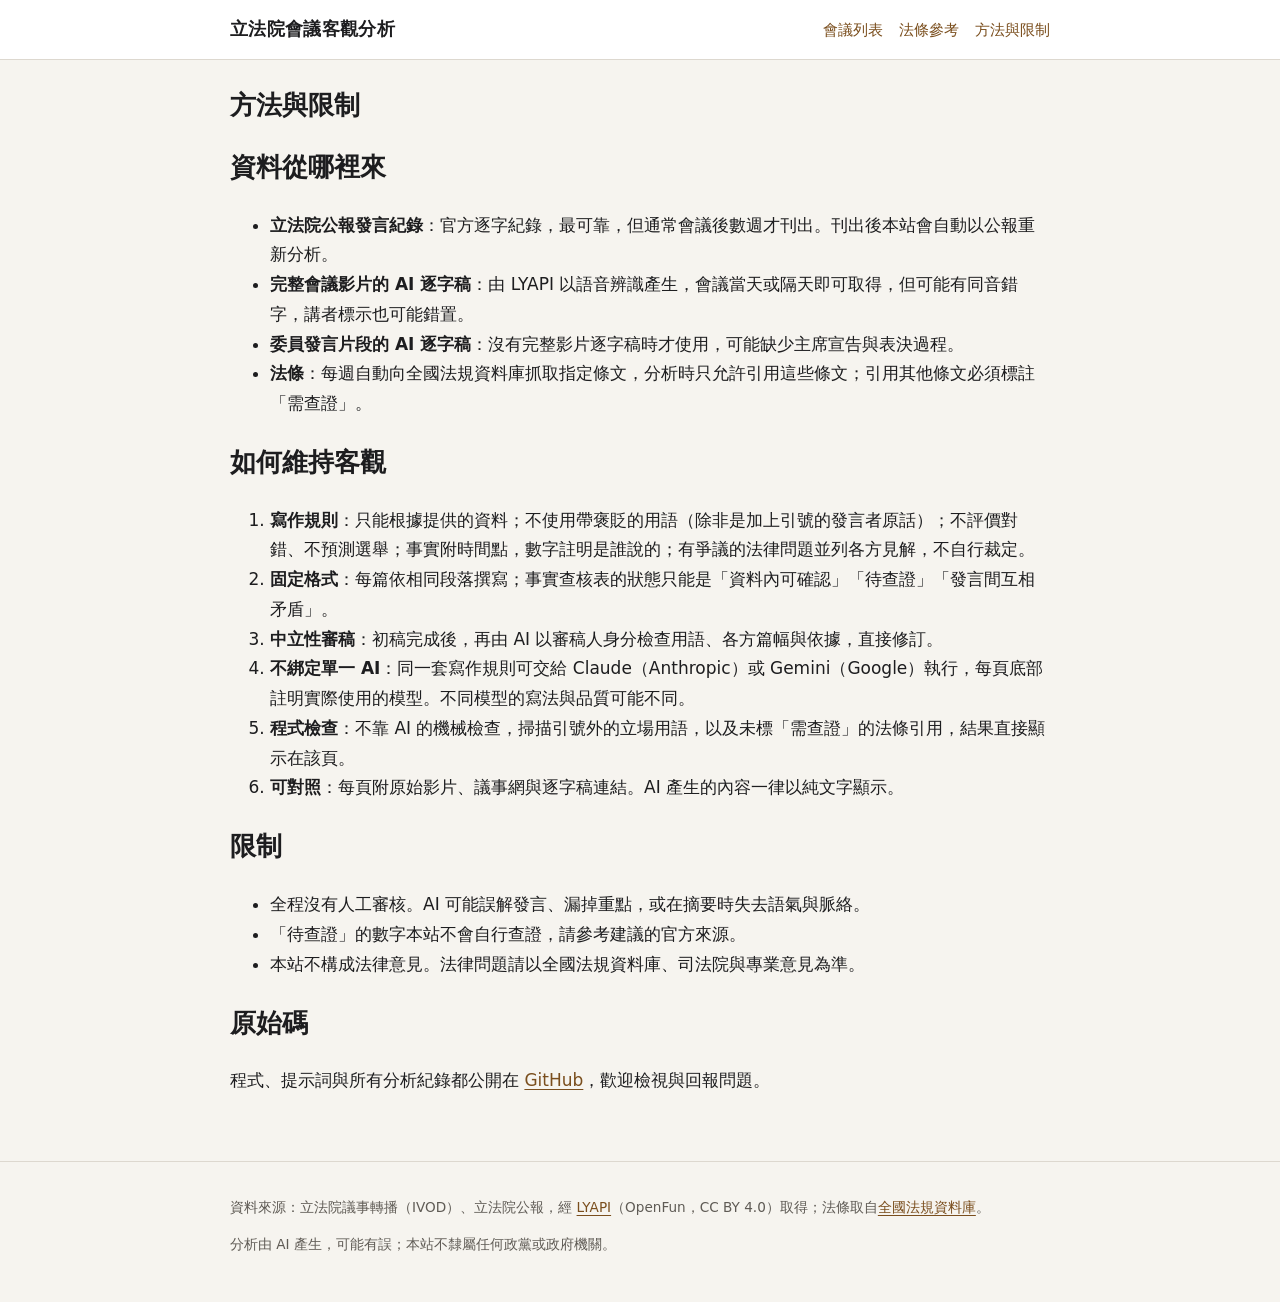
<file: docs/about.html>
<!doctype html>
<html lang="zh-Hant-TW">
<head>
<meta charset="utf-8">
<meta name="viewport" content="width=device-width, initial-scale=1">
<title>方法與限制｜立法院會議客觀分析</title>
<meta name="description" content="立法院會議客觀分析">
<link rel="stylesheet" href="style.css">
</head>
<body>
<header class="site-header"><div class="wrap">
  <a class="brand" href="">立法院會議客觀分析</a>
  <nav><a href="">會議列表</a><a href="laws.html">法條參考</a><a href="about.html">方法與限制</a></nav>
</div></header>
<main class="wrap">
<h1>方法與限制</h1>
<h2>資料從哪裡來</h2>
<ul>
<li><strong>立法院公報發言紀錄</strong>：官方逐字紀錄，最可靠，但通常會議後數週才刊出。刊出後本站會自動以公報重新分析。</li>
<li><strong>完整會議影片的 AI 逐字稿</strong>：由 LYAPI 以語音辨識產生，會議當天或隔天即可取得，但可能有同音錯字，講者標示也可能錯置。</li>
<li><strong>委員發言片段的 AI 逐字稿</strong>：沒有完整影片逐字稿時才使用，可能缺少主席宣告與表決過程。</li>
<li><strong>法條</strong>：每週自動向全國法規資料庫抓取指定條文，分析時只允許引用這些條文；引用其他條文必須標註「需查證」。</li>
</ul>
<h2>如何維持客觀</h2>
<ol>
<li><strong>寫作規則</strong>：只能根據提供的資料；不使用帶褒貶的用語（除非是加上引號的發言者原話）；不評價對錯、不預測選舉；事實附時間點，數字註明是誰說的；有爭議的法律問題並列各方見解，不自行裁定。</li>
<li><strong>固定格式</strong>：每篇依相同段落撰寫；事實查核表的狀態只能是「資料內可確認」「待查證」「發言間互相矛盾」。</li>
<li><strong>中立性審稿</strong>：初稿完成後，再由 AI 以審稿人身分檢查用語、各方篇幅與依據，直接修訂。</li>
<li><strong>不綁定單一 AI</strong>：同一套寫作規則可交給 Claude（Anthropic）或 Gemini（Google）執行，每頁底部註明實際使用的模型。不同模型的寫法與品質可能不同。</li>
<li><strong>程式檢查</strong>：不靠 AI 的機械檢查，掃描引號外的立場用語，以及未標「需查證」的法條引用，結果直接顯示在該頁。</li>
<li><strong>可對照</strong>：每頁附原始影片、議事網與逐字稿連結。AI 產生的內容一律以純文字顯示。</li>
</ol>
<h2>限制</h2>
<ul>
<li>全程沒有人工審核。AI 可能誤解發言、漏掉重點，或在摘要時失去語氣與脈絡。</li>
<li>「待查證」的數字本站不會自行查證，請參考建議的官方來源。</li>
<li>本站不構成法律意見。法律問題請以全國法規資料庫、司法院與專業意見為準。</li>
</ul>
<h2>原始碼</h2>
<p>程式、提示詞與所有分析紀錄都公開在 <a href="https://github.com/baize404/ly-analysis">GitHub</a>，歡迎檢視與回報問題。</p>
</main>
<footer class="site-footer"><div class="wrap">
  <p>資料來源：立法院議事轉播（IVOD）、立法院公報，經 <a href="https://v2.ly.govapi.tw/">LYAPI</a>（OpenFun，CC BY 4.0）取得；法條取自<a href="https://law.moj.gov.tw/">全國法規資料庫</a>。</p>
  <p>分析由 AI 產生，可能有誤；本站不隸屬任何政黨或政府機關。</p>
</div></footer>
</body>
</html>
</file>
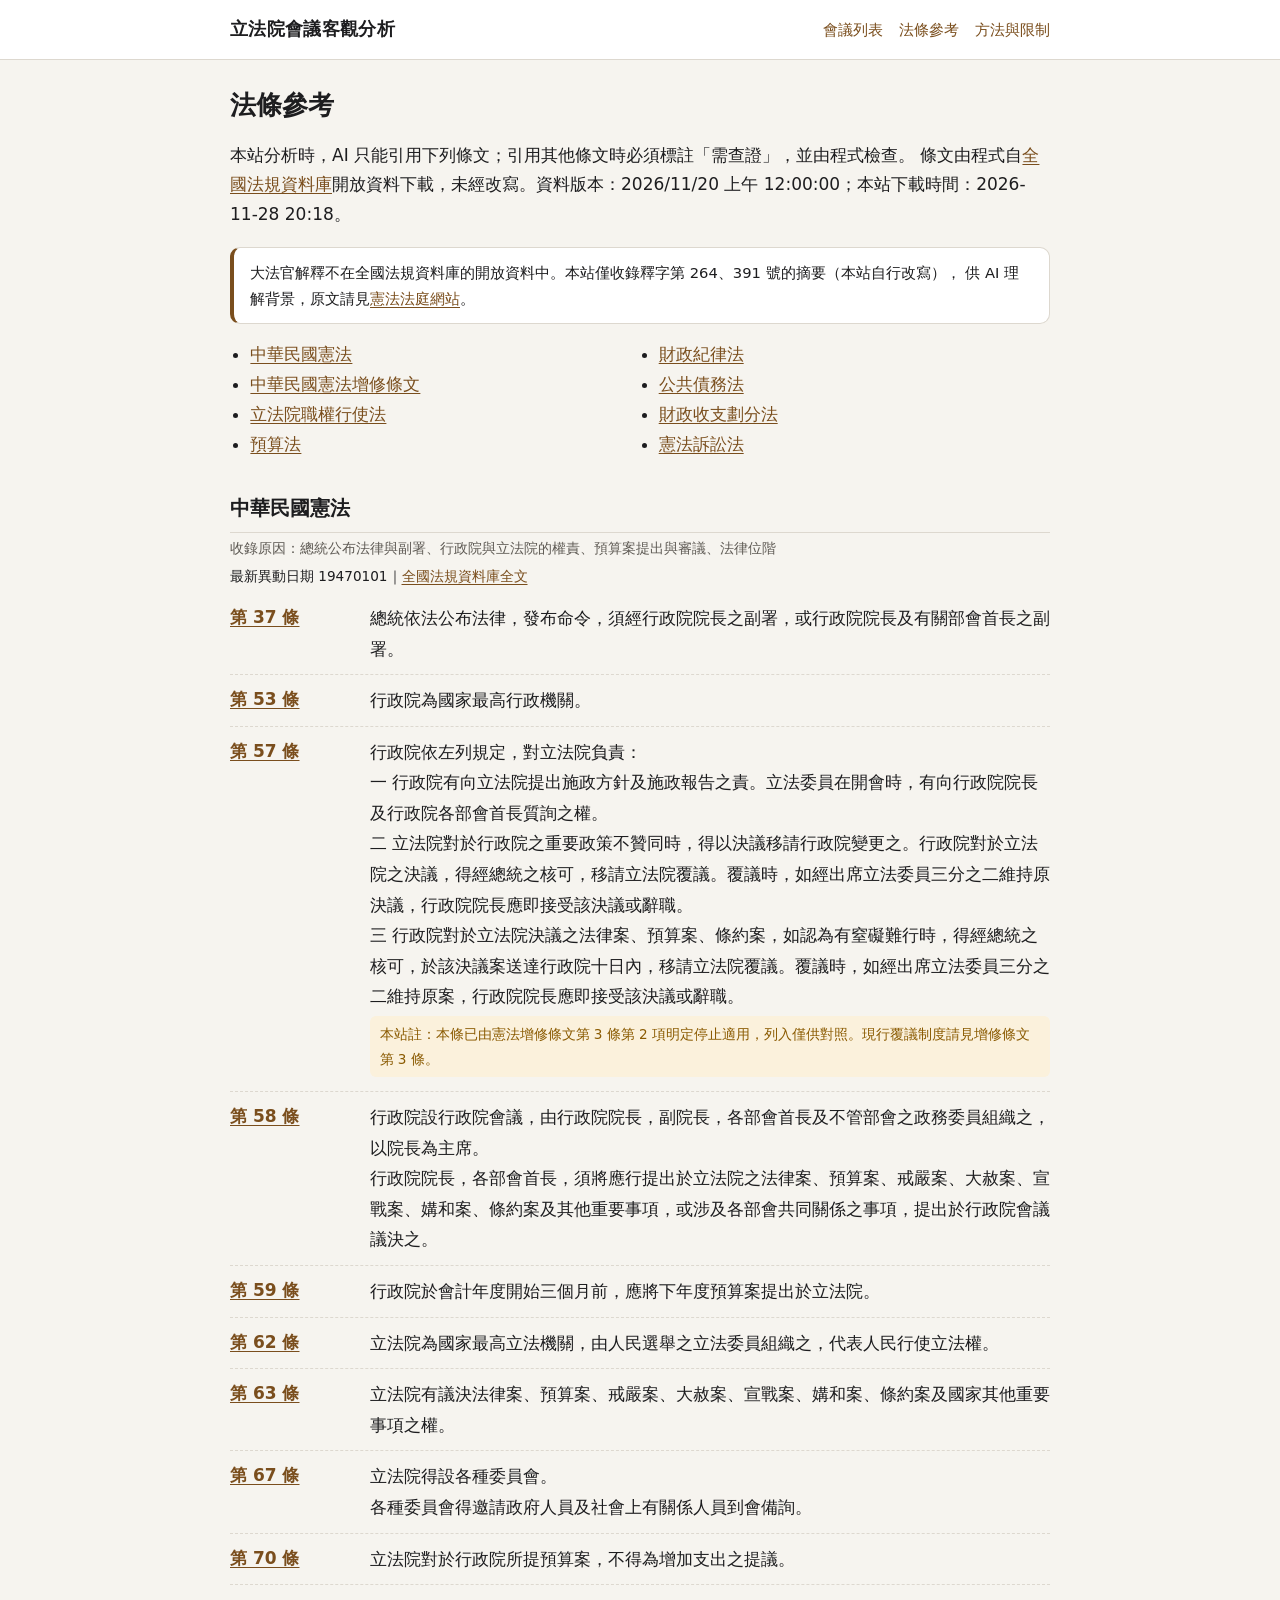
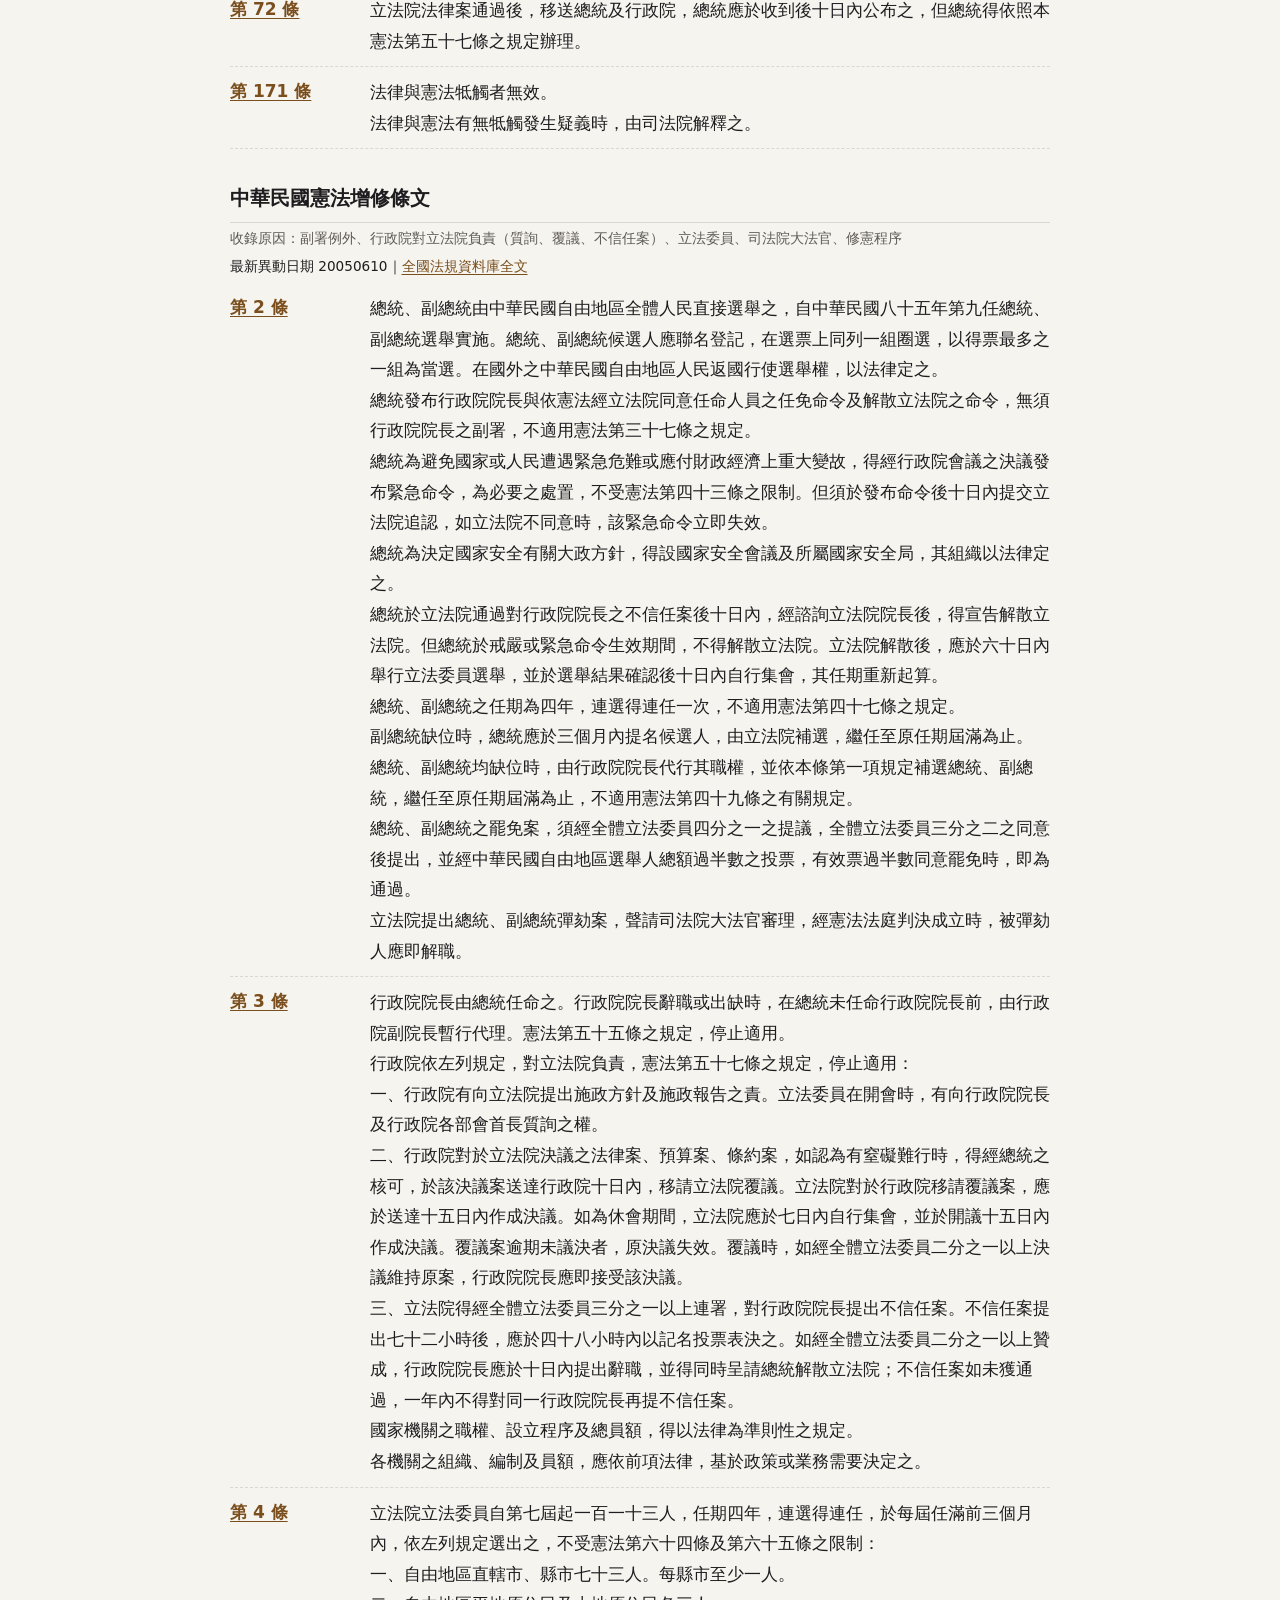
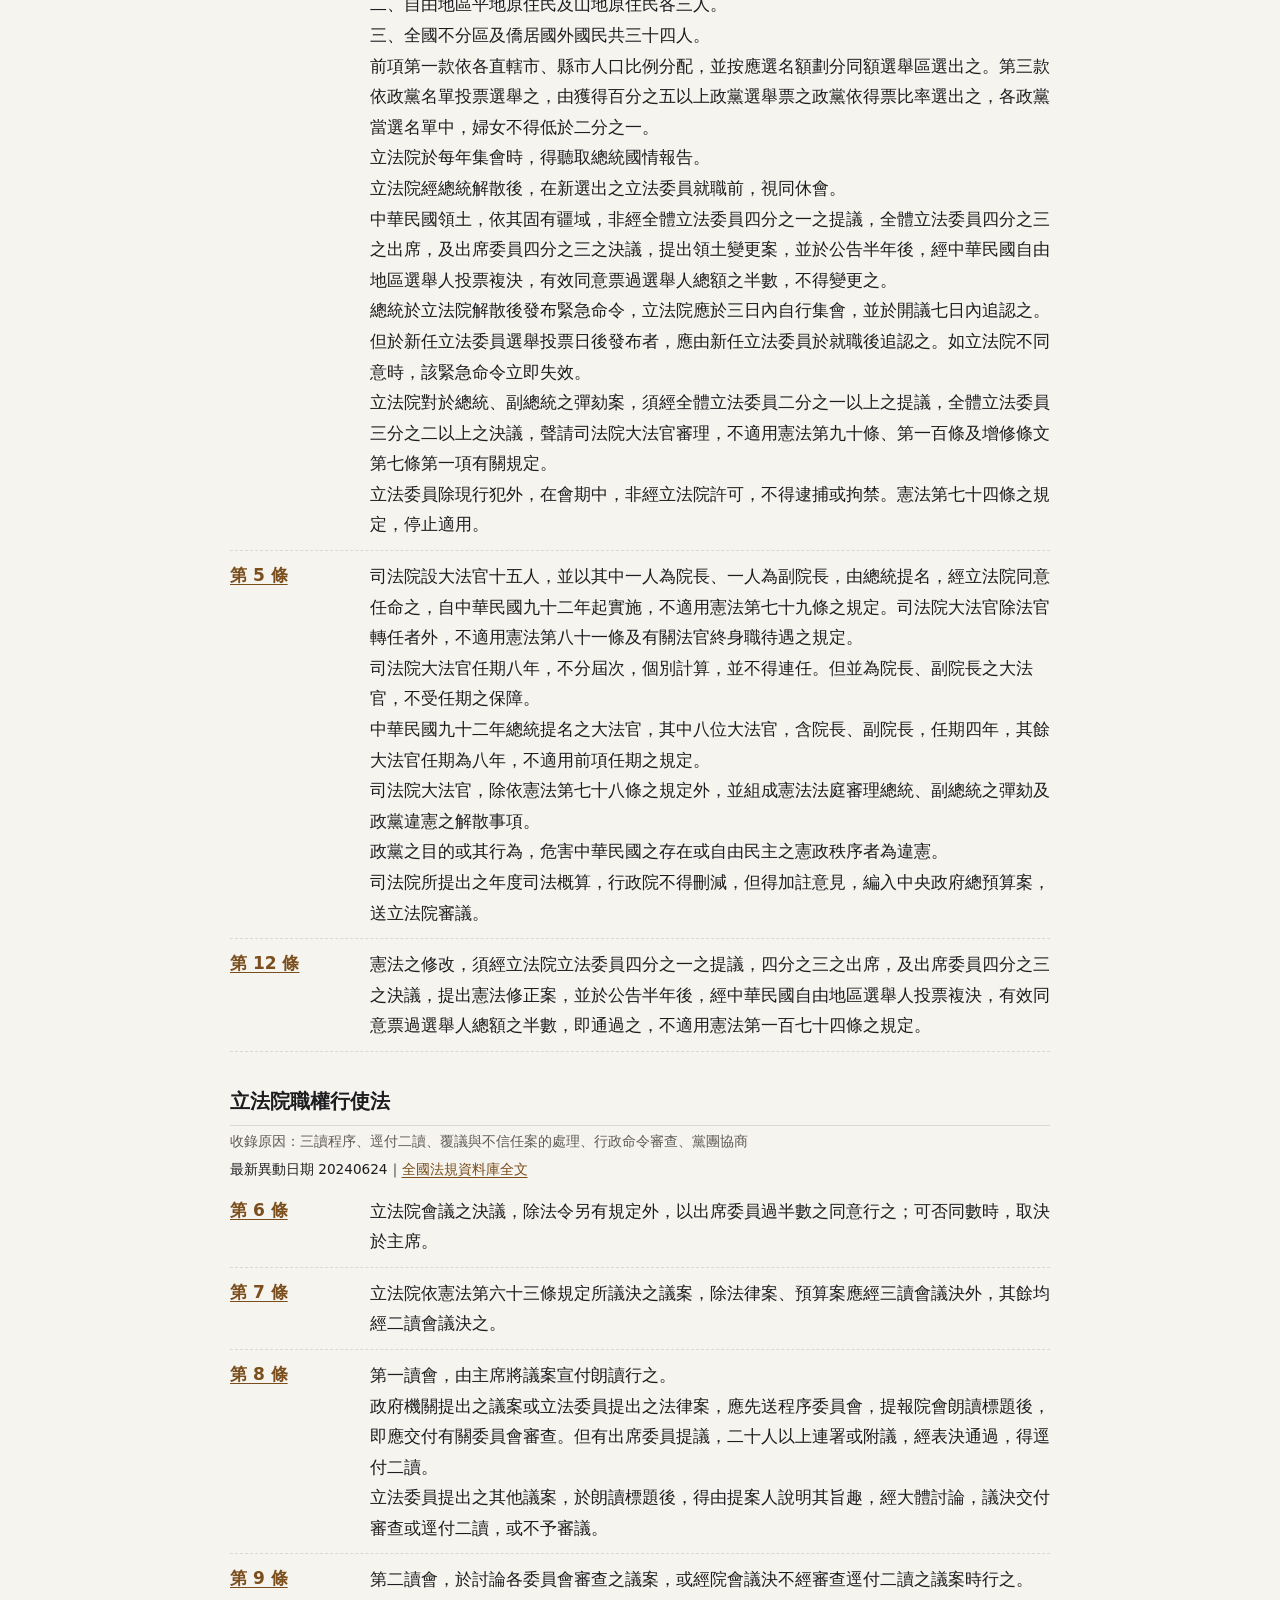
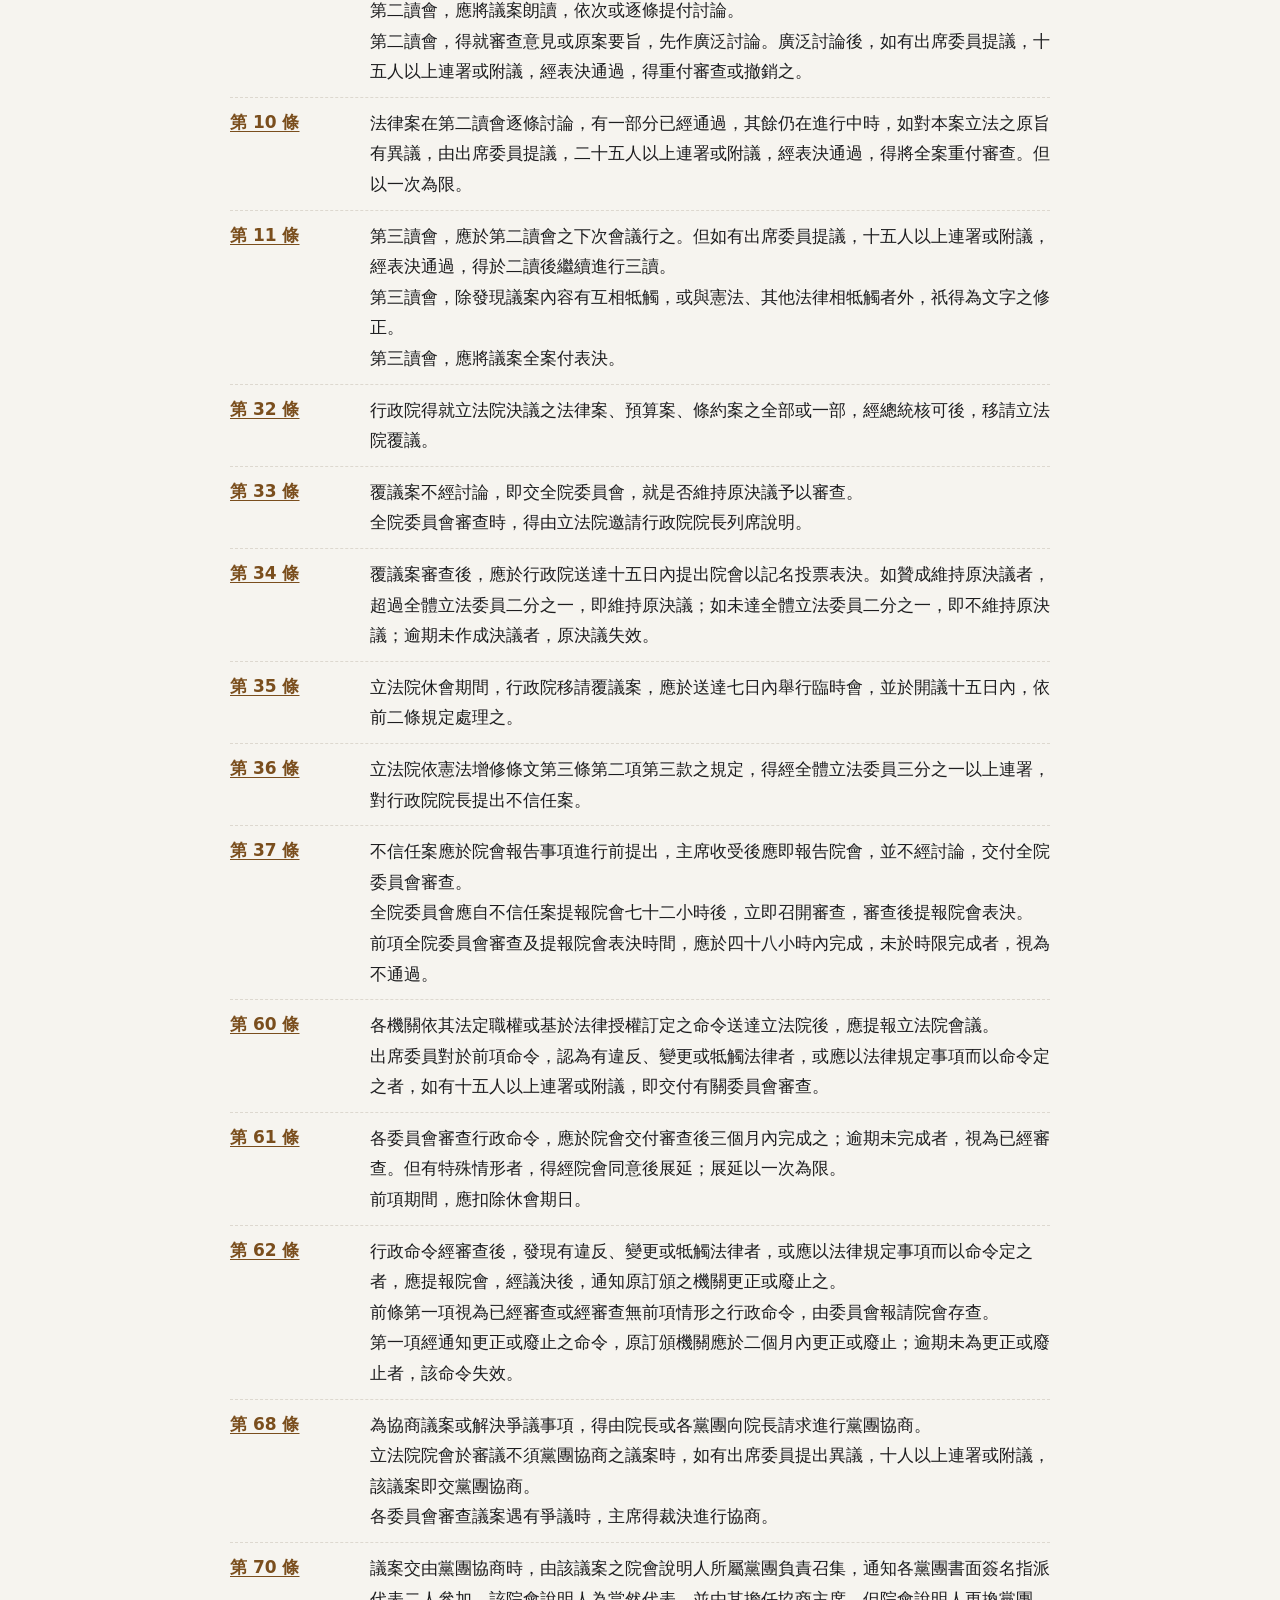
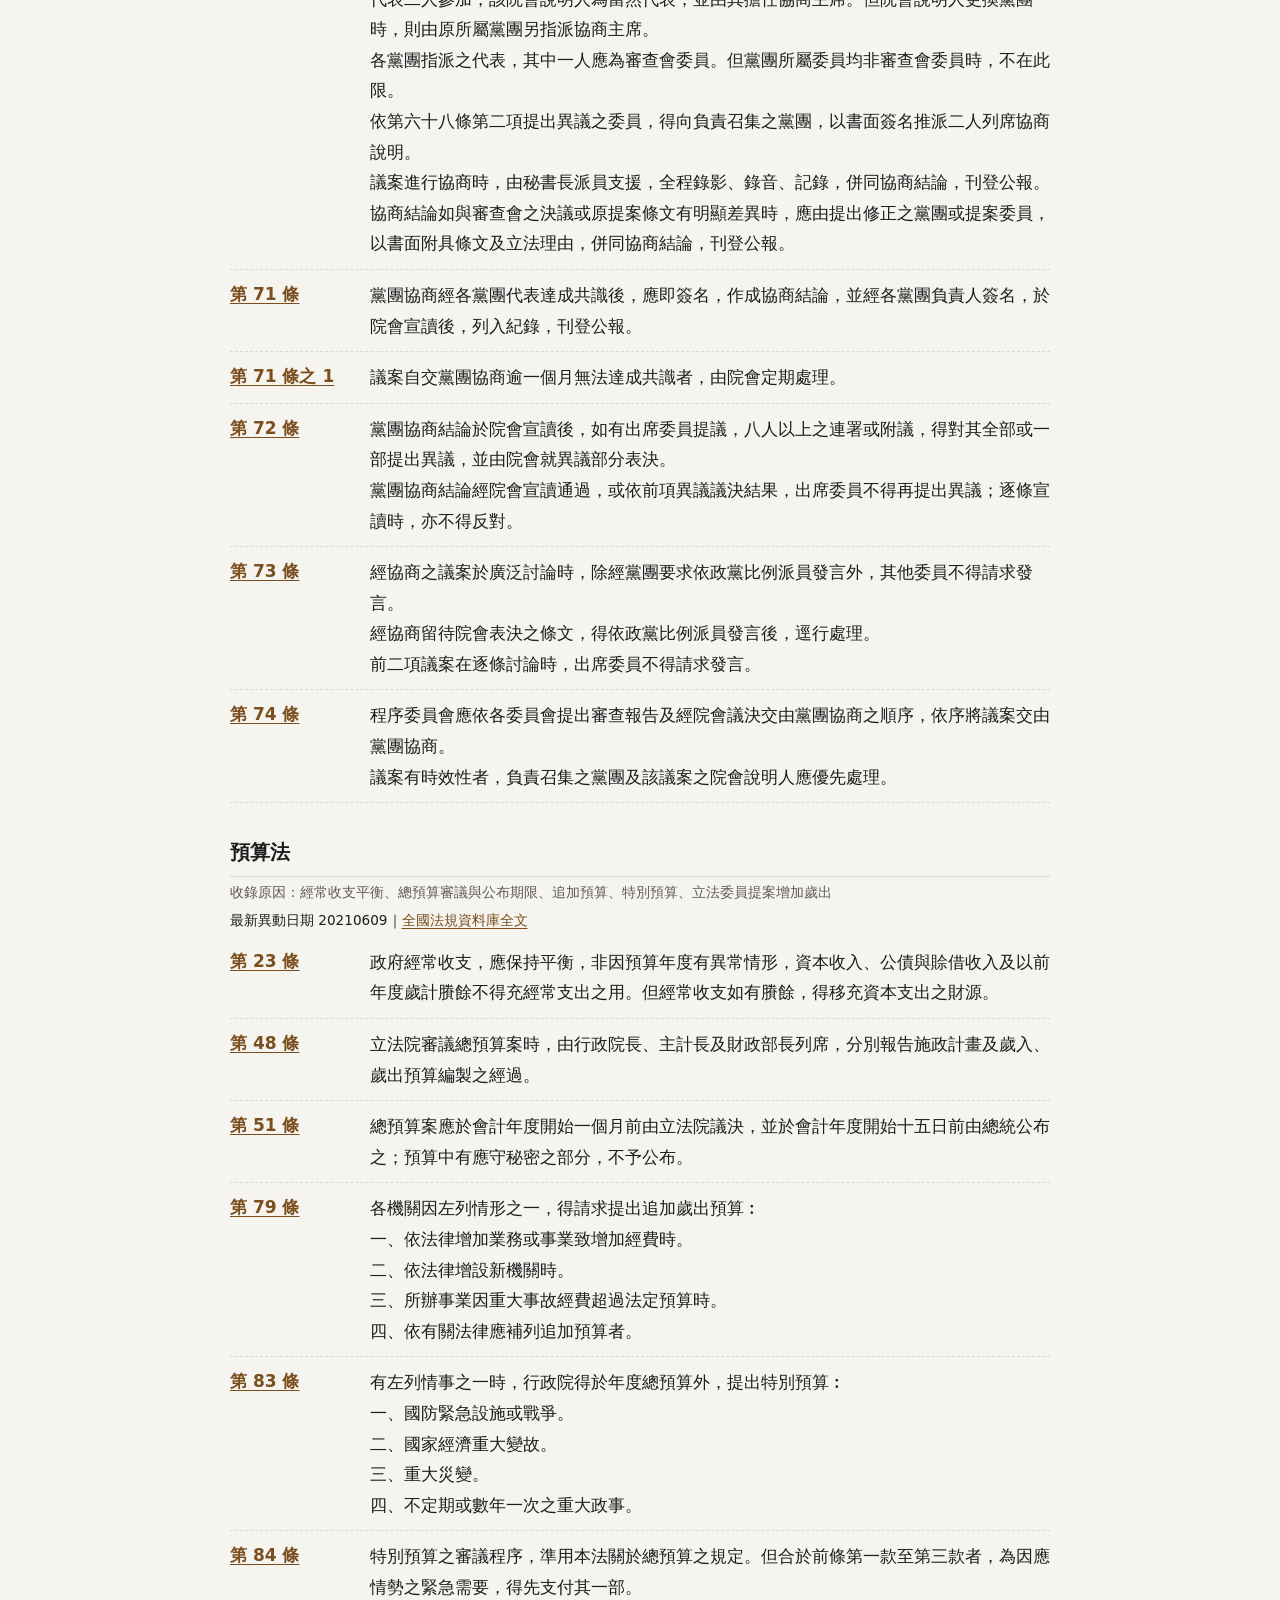
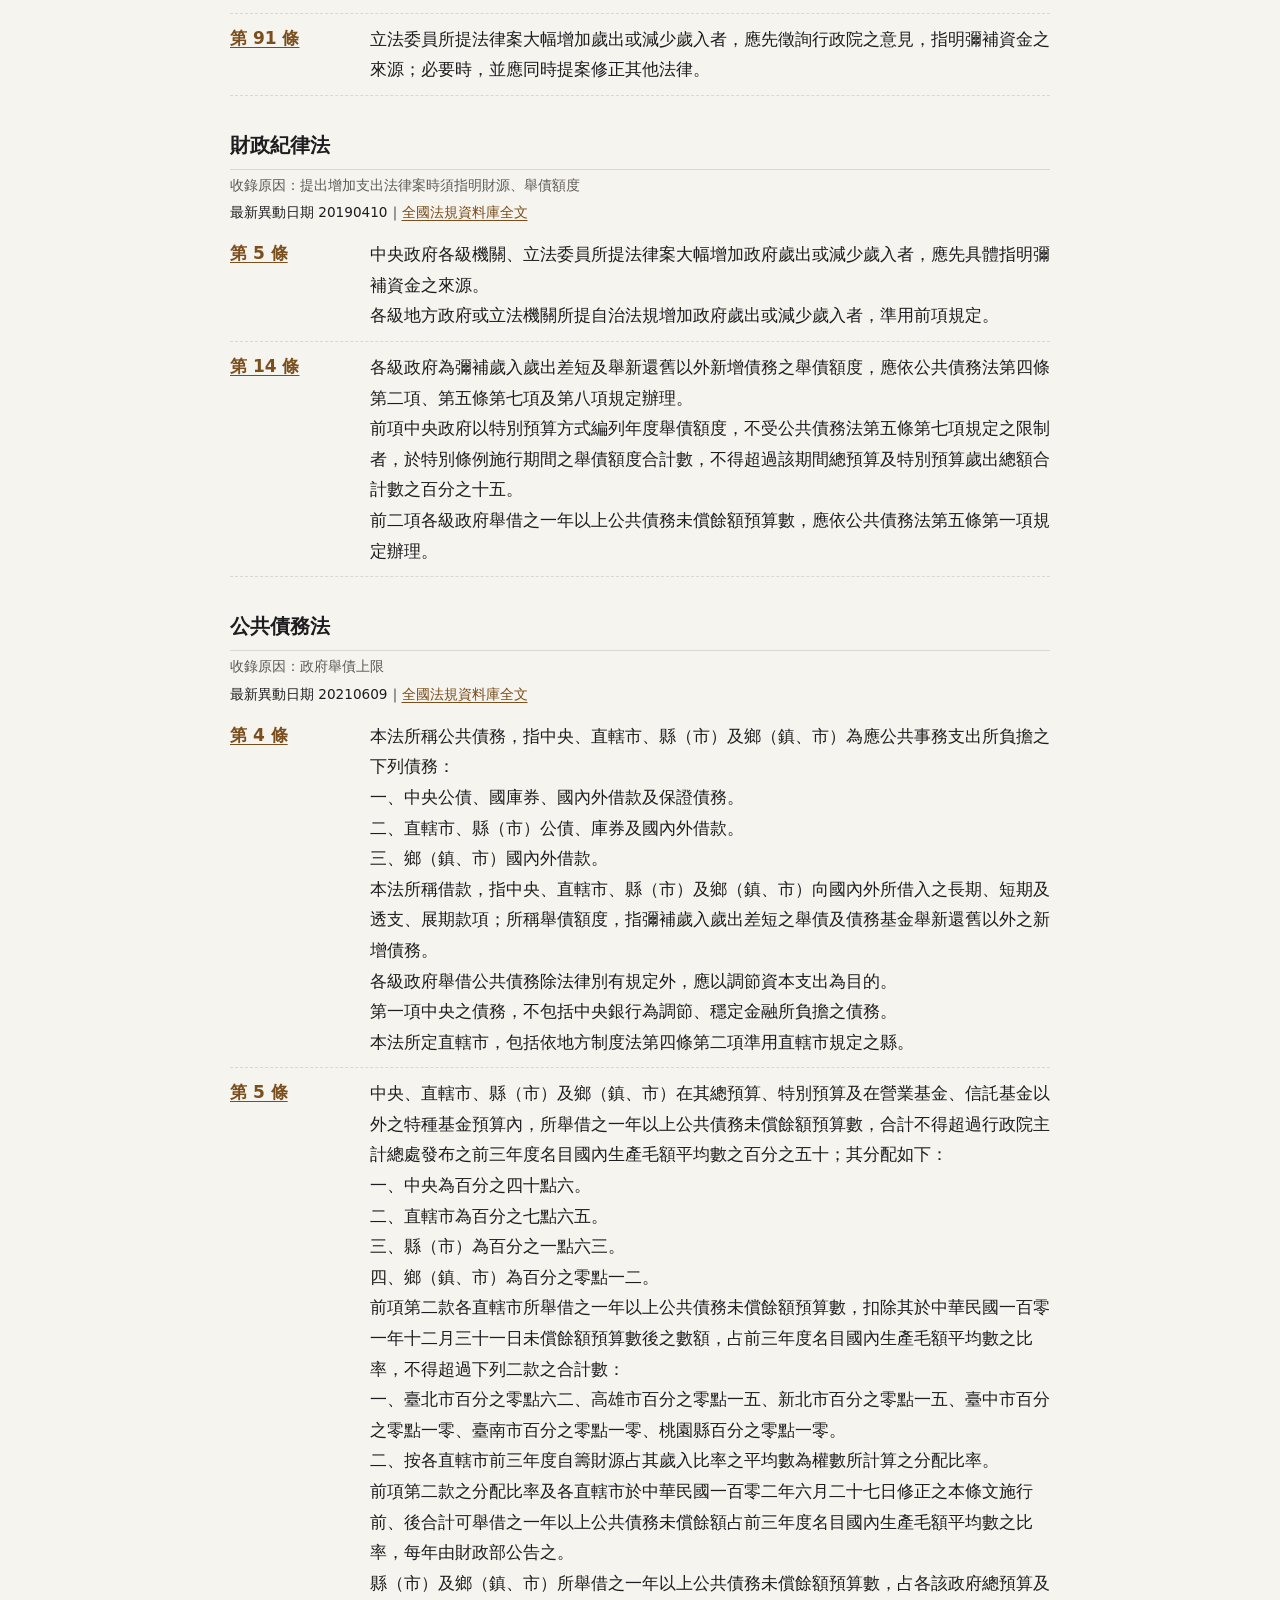
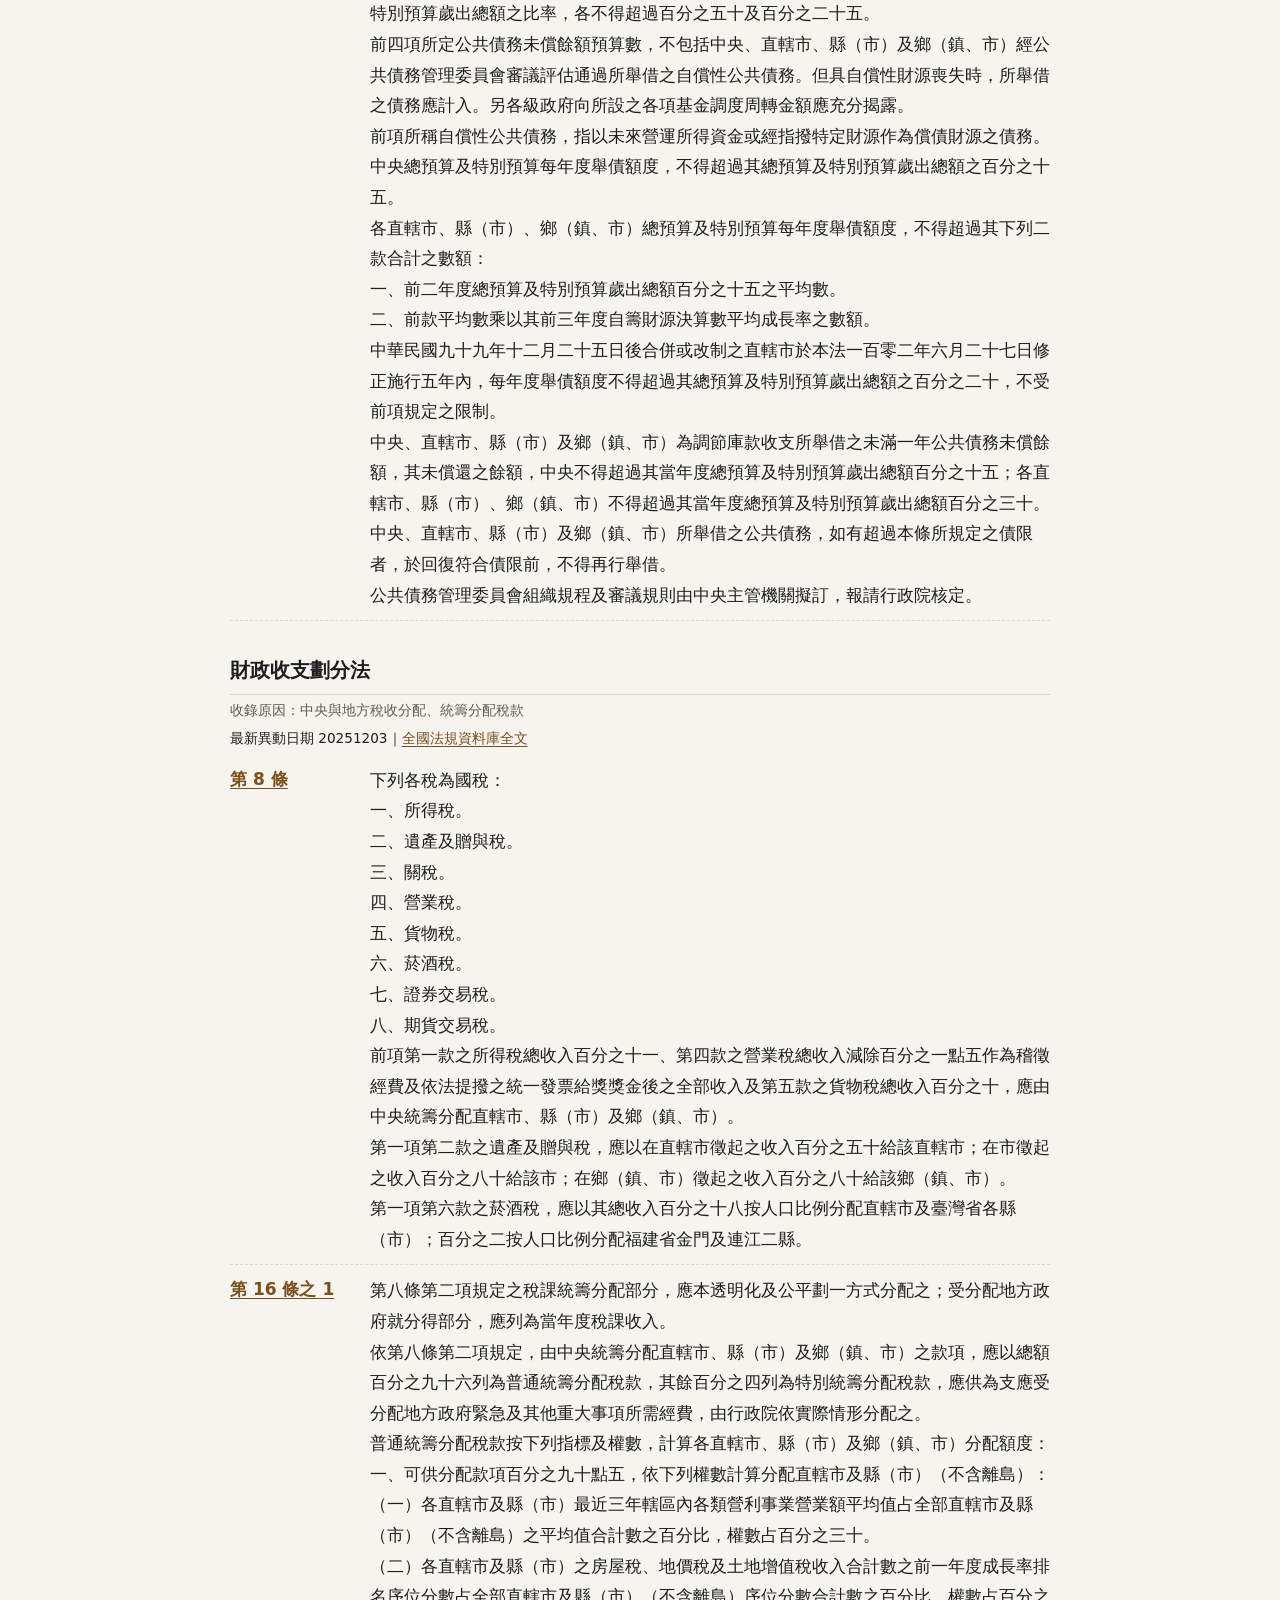
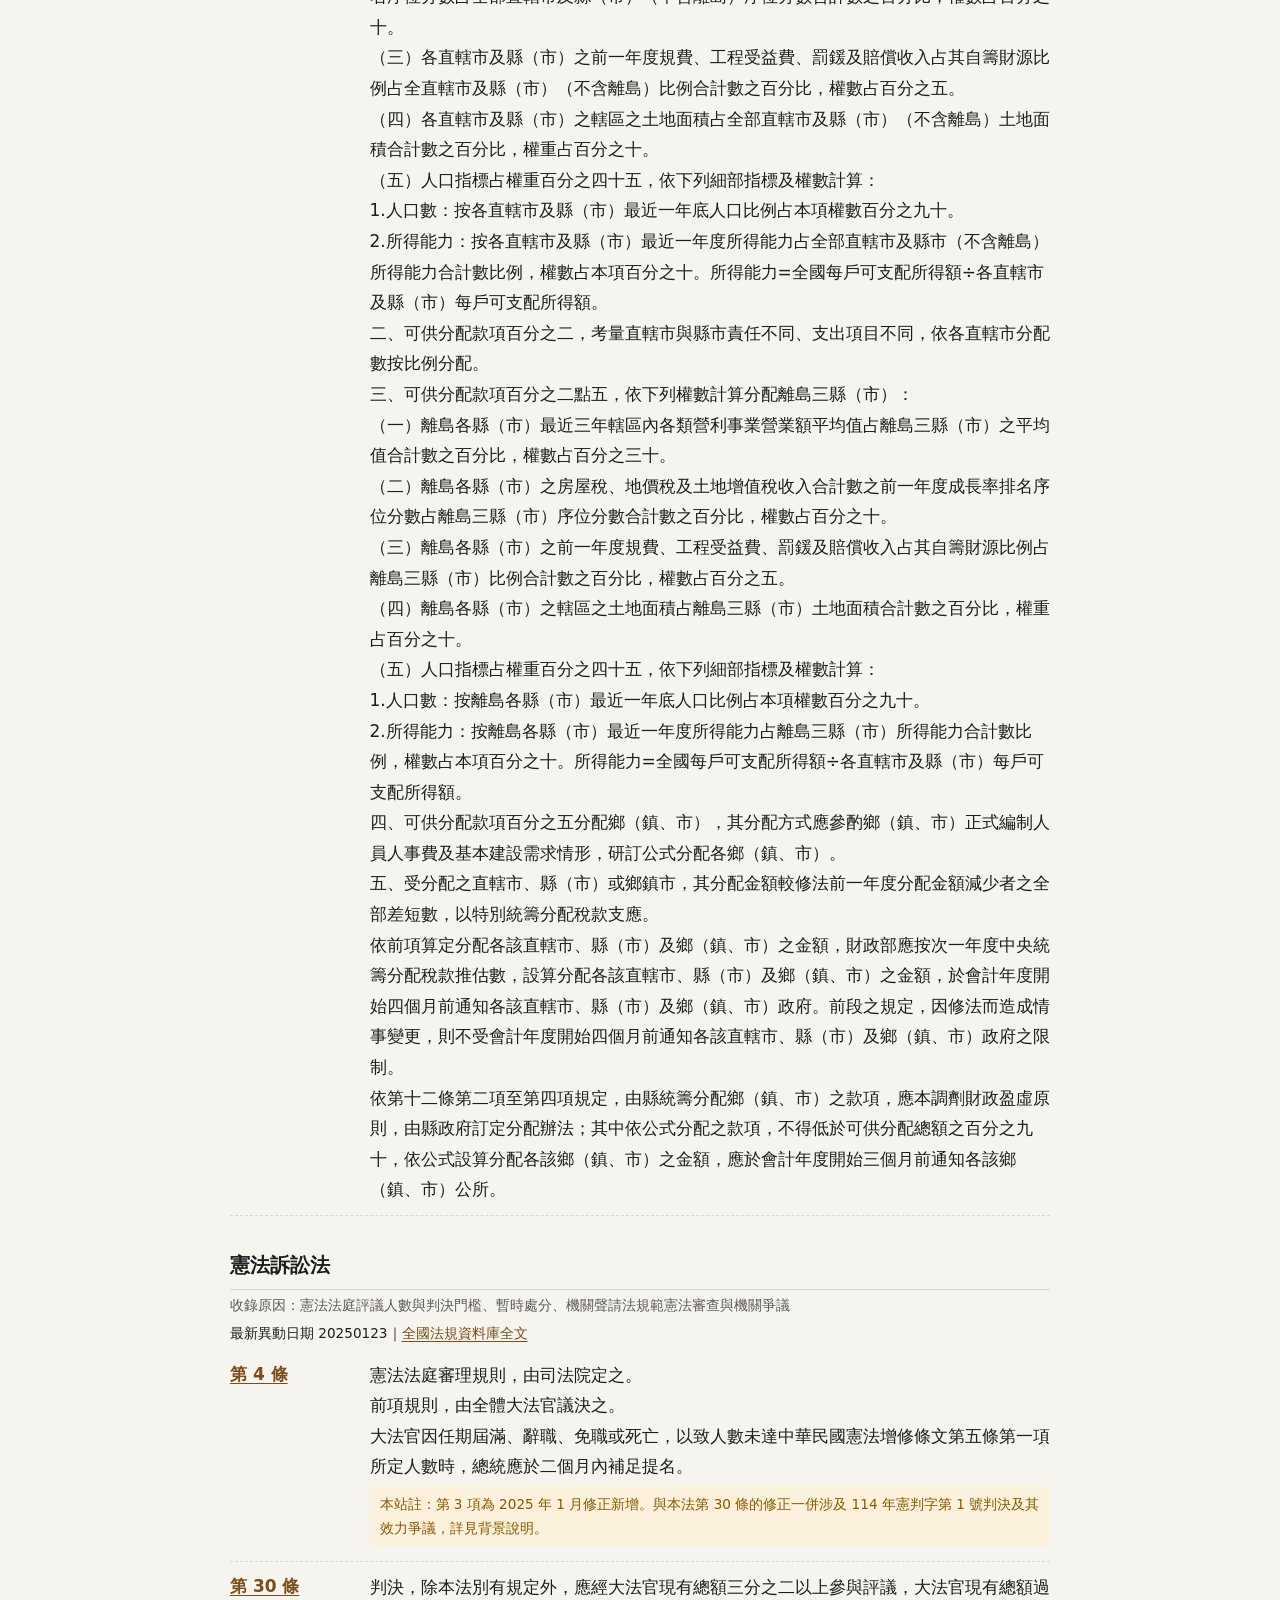
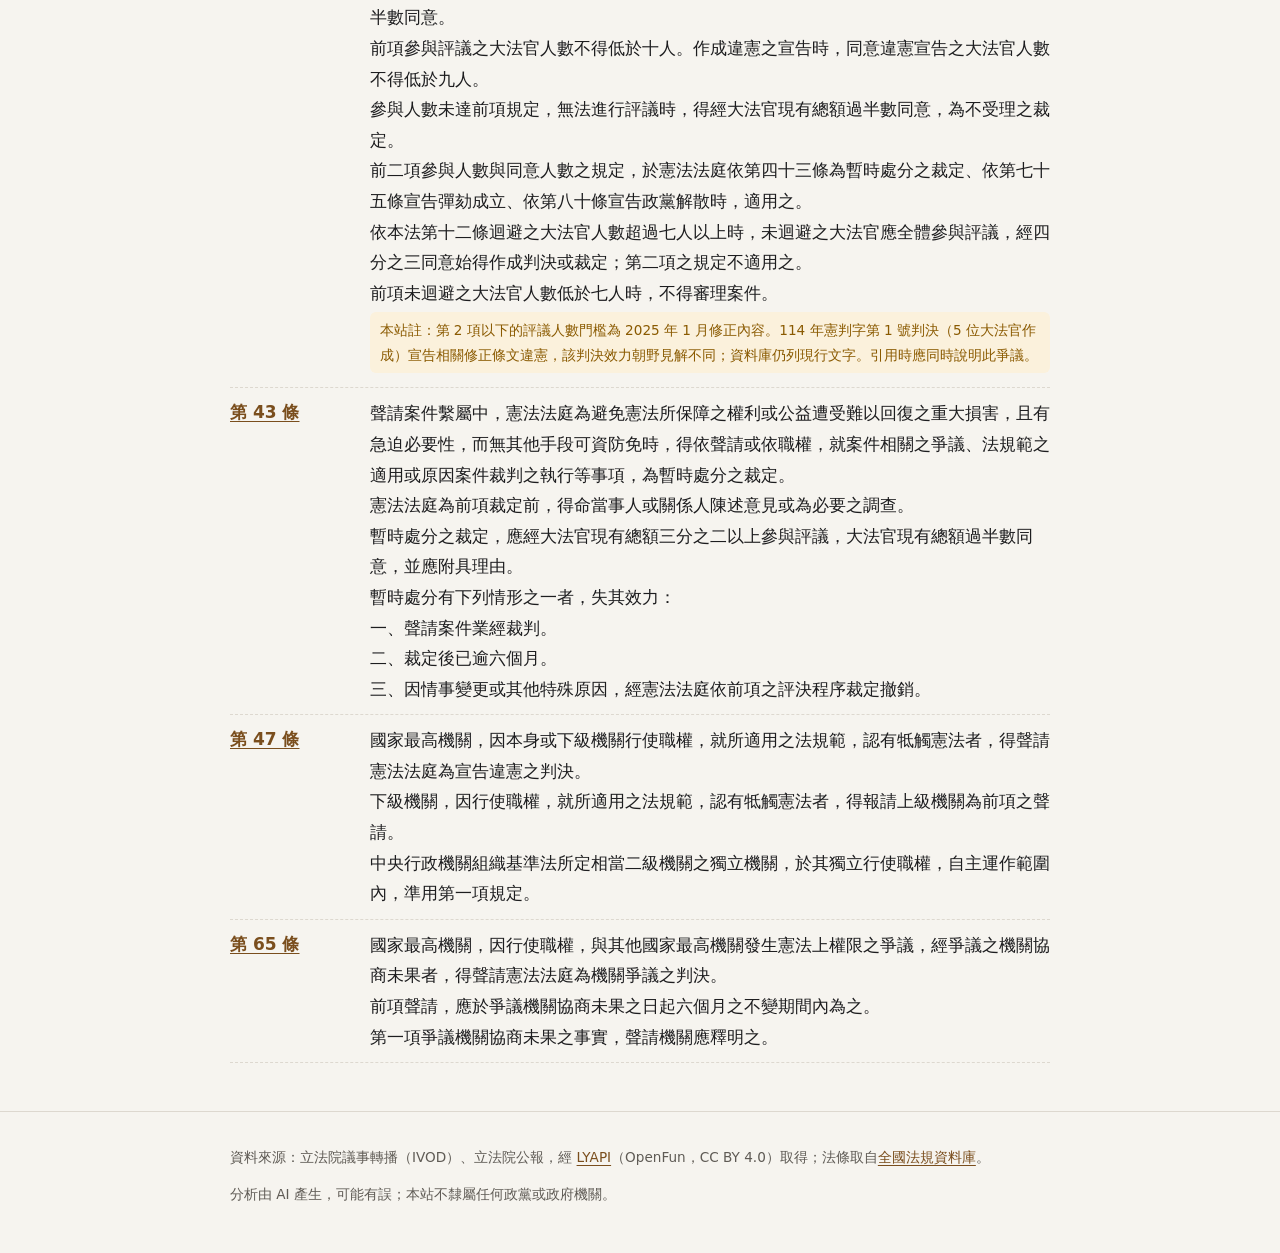
<file: docs/laws.html>
<!doctype html>
<html lang="zh-Hant-TW">
<head>
<meta charset="utf-8">
<meta name="viewport" content="width=device-width, initial-scale=1">
<title>法條參考｜立法院會議客觀分析</title>
<meta name="description" content="立法院會議客觀分析">
<link rel="stylesheet" href="style.css">
</head>
<body>
<header class="site-header"><div class="wrap">
  <a class="brand" href="">立法院會議客觀分析</a>
  <nav><a href="">會議列表</a><a href="laws.html">法條參考</a><a href="about.html">方法與限制</a></nav>
</div></header>
<main class="wrap">
<h1>法條參考</h1>
<p>本站分析時，AI 只能引用下列條文；引用其他條文時必須標註「需查證」，並由程式檢查。
條文由程式自<a href="https://law.moj.gov.tw/">全國法規資料庫</a>開放資料下載，未經改寫。資料版本：2026/11/20 上午 12:00:00；本站下載時間：2026-11-28 20:18。</p><aside class="notice">大法官解釋不在全國法規資料庫的開放資料中。本站僅收錄釋字第 264、391 號的摘要（本站自行改寫），
供 AI 理解背景，原文請見<a href="https://cons.judicial.gov.tw/">憲法法庭網站</a>。</aside><nav class="toc"><ul><li><a href="#law-0">中華民國憲法</a></li><li><a href="#law-1">中華民國憲法增修條文</a></li><li><a href="#law-2">立法院職權行使法</a></li><li><a href="#law-3">預算法</a></li><li><a href="#law-4">財政紀律法</a></li><li><a href="#law-5">公共債務法</a></li><li><a href="#law-6">財政收支劃分法</a></li><li><a href="#law-7">憲法訴訟法</a></li></ul></nav><section class="law" id="law-0">
<h2>中華民國憲法</h2>
<p class="muted small">收錄原因：總統公布法律與副署、行政院與立法院的權責、預算案提出與審議、法律位階</p>
<p class="small">最新異動日期 19470101｜<a href="https://law.moj.gov.tw/LawClass/LawAll.aspx?pcode=A0000001">全國法規資料庫全文</a></p>
<div class="article"><div class="article-no"><a href="https://law.moj.gov.tw/LawClass/LawSingle.aspx?pcode=A0000001&amp;flno=37">第 37 條</a></div><div class="article-text">總統依法公布法律，發布命令，須經行政院院長之副署，或行政院院長及有關部會首長之副署。</div></div><div class="article"><div class="article-no"><a href="https://law.moj.gov.tw/LawClass/LawSingle.aspx?pcode=A0000001&amp;flno=53">第 53 條</a></div><div class="article-text">行政院為國家最高行政機關。</div></div><div class="article"><div class="article-no"><a href="https://law.moj.gov.tw/LawClass/LawSingle.aspx?pcode=A0000001&amp;flno=57">第 57 條</a></div><div class="article-text">行政院依左列規定，對立法院負責：<br>一  行政院有向立法院提出施政方針及施政報告之責。立法委員在開會時，有向行政院院長及行政院各部會首長質詢之權。<br>二  立法院對於行政院之重要政策不贊同時，得以決議移請行政院變更之。行政院對於立法院之決議，得經總統之核可，移請立法院覆議。覆議時，如經出席立法委員三分之二維持原決議，行政院院長應即接受該決議或辭職。<br>三  行政院對於立法院決議之法律案、預算案、條約案，如認為有窒礙難行時，得經總統之核可，於該決議案送達行政院十日內，移請立法院覆議。覆議時，如經出席立法委員三分之二維持原案，行政院院長應即接受該決議或辭職。<p class="article-note">本站註：本條已由憲法增修條文第 3 條第 2 項明定停止適用，列入僅供對照。現行覆議制度請見增修條文第 3 條。</p></div></div><div class="article"><div class="article-no"><a href="https://law.moj.gov.tw/LawClass/LawSingle.aspx?pcode=A0000001&amp;flno=58">第 58 條</a></div><div class="article-text">行政院設行政院會議，由行政院院長，副院長，各部會首長及不管部會之政務委員組織之，以院長為主席。<br>行政院院長，各部會首長，須將應行提出於立法院之法律案、預算案、戒嚴案、大赦案、宣戰案、媾和案、條約案及其他重要事項，或涉及各部會共同關係之事項，提出於行政院會議議決之。</div></div><div class="article"><div class="article-no"><a href="https://law.moj.gov.tw/LawClass/LawSingle.aspx?pcode=A0000001&amp;flno=59">第 59 條</a></div><div class="article-text">行政院於會計年度開始三個月前，應將下年度預算案提出於立法院。</div></div><div class="article"><div class="article-no"><a href="https://law.moj.gov.tw/LawClass/LawSingle.aspx?pcode=A0000001&amp;flno=62">第 62 條</a></div><div class="article-text">立法院為國家最高立法機關，由人民選舉之立法委員組織之，代表人民行使立法權。</div></div><div class="article"><div class="article-no"><a href="https://law.moj.gov.tw/LawClass/LawSingle.aspx?pcode=A0000001&amp;flno=63">第 63 條</a></div><div class="article-text">立法院有議決法律案、預算案、戒嚴案、大赦案、宣戰案、媾和案、條約案及國家其他重要事項之權。</div></div><div class="article"><div class="article-no"><a href="https://law.moj.gov.tw/LawClass/LawSingle.aspx?pcode=A0000001&amp;flno=67">第 67 條</a></div><div class="article-text">立法院得設各種委員會。<br>各種委員會得邀請政府人員及社會上有關係人員到會備詢。</div></div><div class="article"><div class="article-no"><a href="https://law.moj.gov.tw/LawClass/LawSingle.aspx?pcode=A0000001&amp;flno=70">第 70 條</a></div><div class="article-text">立法院對於行政院所提預算案，不得為增加支出之提議。</div></div><div class="article"><div class="article-no"><a href="https://law.moj.gov.tw/LawClass/LawSingle.aspx?pcode=A0000001&amp;flno=72">第 72 條</a></div><div class="article-text">立法院法律案通過後，移送總統及行政院，總統應於收到後十日內公布之，但總統得依照本憲法第五十七條之規定辦理。</div></div><div class="article"><div class="article-no"><a href="https://law.moj.gov.tw/LawClass/LawSingle.aspx?pcode=A0000001&amp;flno=171">第 171 條</a></div><div class="article-text">法律與憲法牴觸者無效。<br>法律與憲法有無牴觸發生疑義時，由司法院解釋之。</div></div>
</section><section class="law" id="law-1">
<h2>中華民國憲法增修條文</h2>
<p class="muted small">收錄原因：副署例外、行政院對立法院負責（質詢、覆議、不信任案）、立法委員、司法院大法官、修憲程序</p>
<p class="small">最新異動日期 20050610｜<a href="https://law.moj.gov.tw/LawClass/LawAll.aspx?pcode=A0000002">全國法規資料庫全文</a></p>
<div class="article"><div class="article-no"><a href="https://law.moj.gov.tw/LawClass/LawSingle.aspx?pcode=A0000002&amp;flno=2">第 2 條</a></div><div class="article-text">總統、副總統由中華民國自由地區全體人民直接選舉之，自中華民國八十五年第九任總統、副總統選舉實施。總統、副總統候選人應聯名登記，在選票上同列一組圈選，以得票最多之一組為當選。在國外之中華民國自由地區人民返國行使選舉權，以法律定之。<br>總統發布行政院院長與依憲法經立法院同意任命人員之任免命令及解散立法院之命令，無須行政院院長之副署，不適用憲法第三十七條之規定。<br>總統為避免國家或人民遭遇緊急危難或應付財政經濟上重大變故，得經行政院會議之決議發布緊急命令，為必要之處置，不受憲法第四十三條之限制。但須於發布命令後十日內提交立法院追認，如立法院不同意時，該緊急命令立即失效。<br>總統為決定國家安全有關大政方針，得設國家安全會議及所屬國家安全局，其組織以法律定之。<br>總統於立法院通過對行政院院長之不信任案後十日內，經諮詢立法院院長後，得宣告解散立法院。但總統於戒嚴或緊急命令生效期間，不得解散立法院。立法院解散後，應於六十日內舉行立法委員選舉，並於選舉結果確認後十日內自行集會，其任期重新起算。<br>總統、副總統之任期為四年，連選得連任一次，不適用憲法第四十七條之規定。<br>副總統缺位時，總統應於三個月內提名候選人，由立法院補選，繼任至原任期屆滿為止。<br>總統、副總統均缺位時，由行政院院長代行其職權，並依本條第一項規定補選總統、副總統，繼任至原任期屆滿為止，不適用憲法第四十九條之有關規定。<br>總統、副總統之罷免案，須經全體立法委員四分之一之提議，全體立法委員三分之二之同意後提出，並經中華民國自由地區選舉人總額過半數之投票，有效票過半數同意罷免時，即為通過。<br>立法院提出總統、副總統彈劾案，聲請司法院大法官審理，經憲法法庭判決成立時，被彈劾人應即解職。</div></div><div class="article"><div class="article-no"><a href="https://law.moj.gov.tw/LawClass/LawSingle.aspx?pcode=A0000002&amp;flno=3">第 3 條</a></div><div class="article-text">行政院院長由總統任命之。行政院院長辭職或出缺時，在總統未任命行政院院長前，由行政院副院長暫行代理。憲法第五十五條之規定，停止適用。<br>行政院依左列規定，對立法院負責，憲法第五十七條之規定，停止適用：<br>一、行政院有向立法院提出施政方針及施政報告之責。立法委員在開會時，有向行政院院長及行政院各部會首長質詢之權。<br>二、行政院對於立法院決議之法律案、預算案、條約案，如認為有窒礙難行時，得經總統之核可，於該決議案送達行政院十日內，移請立法院覆議。立法院對於行政院移請覆議案，應於送達十五日內作成決議。如為休會期間，立法院應於七日內自行集會，並於開議十五日內作成決議。覆議案逾期未議決者，原決議失效。覆議時，如經全體立法委員二分之一以上決議維持原案，行政院院長應即接受該決議。<br>三、立法院得經全體立法委員三分之一以上連署，對行政院院長提出不信任案。不信任案提出七十二小時後，應於四十八小時內以記名投票表決之。如經全體立法委員二分之一以上贊成，行政院院長應於十日內提出辭職，並得同時呈請總統解散立法院；不信任案如未獲通過，一年內不得對同一行政院院長再提不信任案。<br>國家機關之職權、設立程序及總員額，得以法律為準則性之規定。<br>各機關之組織、編制及員額，應依前項法律，基於政策或業務需要決定之。</div></div><div class="article"><div class="article-no"><a href="https://law.moj.gov.tw/LawClass/LawSingle.aspx?pcode=A0000002&amp;flno=4">第 4 條</a></div><div class="article-text">立法院立法委員自第七屆起一百一十三人，任期四年，連選得連任，於每屆任滿前三個月內，依左列規定選出之，不受憲法第六十四條及第六十五條之限制：<br>一、自由地區直轄市、縣市七十三人。每縣市至少一人。<br>二、自由地區平地原住民及山地原住民各三人。<br>三、全國不分區及僑居國外國民共三十四人。<br>前項第一款依各直轄市、縣市人口比例分配，並按應選名額劃分同額選舉區選出之。第三款依政黨名單投票選舉之，由獲得百分之五以上政黨選舉票之政黨依得票比率選出之，各政黨當選名單中，婦女不得低於二分之一。<br>立法院於每年集會時，得聽取總統國情報告。<br>立法院經總統解散後，在新選出之立法委員就職前，視同休會。<br>中華民國領土，依其固有疆域，非經全體立法委員四分之一之提議，全體立法委員四分之三之出席，及出席委員四分之三之決議，提出領土變更案，並於公告半年後，經中華民國自由地區選舉人投票複決，有效同意票過選舉人總額之半數，不得變更之。<br>總統於立法院解散後發布緊急命令，立法院應於三日內自行集會，並於開議七日內追認之。但於新任立法委員選舉投票日後發布者，應由新任立法委員於就職後追認之。如立法院不同意時，該緊急命令立即失效。<br>立法院對於總統、副總統之彈劾案，須經全體立法委員二分之一以上之提議，全體立法委員三分之二以上之決議，聲請司法院大法官審理，不適用憲法第九十條、第一百條及增修條文第七條第一項有關規定。<br>立法委員除現行犯外，在會期中，非經立法院許可，不得逮捕或拘禁。憲法第七十四條之規定，停止適用。</div></div><div class="article"><div class="article-no"><a href="https://law.moj.gov.tw/LawClass/LawSingle.aspx?pcode=A0000002&amp;flno=5">第 5 條</a></div><div class="article-text">司法院設大法官十五人，並以其中一人為院長、一人為副院長，由總統提名，經立法院同意任命之，自中華民國九十二年起實施，不適用憲法第七十九條之規定。司法院大法官除法官轉任者外，不適用憲法第八十一條及有關法官終身職待遇之規定。<br>司法院大法官任期八年，不分屆次，個別計算，並不得連任。但並為院長、副院長之大法官，不受任期之保障。<br>中華民國九十二年總統提名之大法官，其中八位大法官，含院長、副院長，任期四年，其餘大法官任期為八年，不適用前項任期之規定。<br>司法院大法官，除依憲法第七十八條之規定外，並組成憲法法庭審理總統、副總統之彈劾及政黨違憲之解散事項。<br>政黨之目的或其行為，危害中華民國之存在或自由民主之憲政秩序者為違憲。<br>司法院所提出之年度司法概算，行政院不得刪減，但得加註意見，編入中央政府總預算案，送立法院審議。</div></div><div class="article"><div class="article-no"><a href="https://law.moj.gov.tw/LawClass/LawSingle.aspx?pcode=A0000002&amp;flno=12">第 12 條</a></div><div class="article-text">憲法之修改，須經立法院立法委員四分之一之提議，四分之三之出席，及出席委員四分之三之決議，提出憲法修正案，並於公告半年後，經中華民國自由地區選舉人投票複決，有效同意票過選舉人總額之半數，即通過之，不適用憲法第一百七十四條之規定。</div></div>
</section><section class="law" id="law-2">
<h2>立法院職權行使法</h2>
<p class="muted small">收錄原因：三讀程序、逕付二讀、覆議與不信任案的處理、行政命令審查、黨團協商</p>
<p class="small">最新異動日期 20240624｜<a href="https://law.moj.gov.tw/LawClass/LawAll.aspx?pcode=A0020058">全國法規資料庫全文</a></p>
<div class="article"><div class="article-no"><a href="https://law.moj.gov.tw/LawClass/LawSingle.aspx?pcode=A0020058&amp;flno=6">第 6 條</a></div><div class="article-text">立法院會議之決議，除法令另有規定外，以出席委員過半數之同意行之；可否同數時，取決於主席。</div></div><div class="article"><div class="article-no"><a href="https://law.moj.gov.tw/LawClass/LawSingle.aspx?pcode=A0020058&amp;flno=7">第 7 條</a></div><div class="article-text">立法院依憲法第六十三條規定所議決之議案，除法律案、預算案應經三讀會議決外，其餘均經二讀會議決之。</div></div><div class="article"><div class="article-no"><a href="https://law.moj.gov.tw/LawClass/LawSingle.aspx?pcode=A0020058&amp;flno=8">第 8 條</a></div><div class="article-text">第一讀會，由主席將議案宣付朗讀行之。<br>政府機關提出之議案或立法委員提出之法律案，應先送程序委員會，提報院會朗讀標題後，即應交付有關委員會審查。但有出席委員提議，二十人以上連署或附議，經表決通過，得逕付二讀。<br>立法委員提出之其他議案，於朗讀標題後，得由提案人說明其旨趣，經大體討論，議決交付審查或逕付二讀，或不予審議。</div></div><div class="article"><div class="article-no"><a href="https://law.moj.gov.tw/LawClass/LawSingle.aspx?pcode=A0020058&amp;flno=9">第 9 條</a></div><div class="article-text">第二讀會，於討論各委員會審查之議案，或經院會議決不經審查逕付二讀之議案時行之。<br>第二讀會，應將議案朗讀，依次或逐條提付討論。<br>第二讀會，得就審查意見或原案要旨，先作廣泛討論。廣泛討論後，如有出席委員提議，十五人以上連署或附議，經表決通過，得重付審查或撤銷之。</div></div><div class="article"><div class="article-no"><a href="https://law.moj.gov.tw/LawClass/LawSingle.aspx?pcode=A0020058&amp;flno=10">第 10 條</a></div><div class="article-text">法律案在第二讀會逐條討論，有一部分已經通過，其餘仍在進行中時，如對本案立法之原旨有異議，由出席委員提議，二十五人以上連署或附議，經表決通過，得將全案重付審查。但以一次為限。</div></div><div class="article"><div class="article-no"><a href="https://law.moj.gov.tw/LawClass/LawSingle.aspx?pcode=A0020058&amp;flno=11">第 11 條</a></div><div class="article-text">第三讀會，應於第二讀會之下次會議行之。但如有出席委員提議，十五人以上連署或附議，經表決通過，得於二讀後繼續進行三讀。<br>第三讀會，除發現議案內容有互相牴觸，或與憲法、其他法律相牴觸者外，祇得為文字之修正。<br>第三讀會，應將議案全案付表決。</div></div><div class="article"><div class="article-no"><a href="https://law.moj.gov.tw/LawClass/LawSingle.aspx?pcode=A0020058&amp;flno=32">第 32 條</a></div><div class="article-text">行政院得就立法院決議之法律案、預算案、條約案之全部或一部，經總統核可後，移請立法院覆議。</div></div><div class="article"><div class="article-no"><a href="https://law.moj.gov.tw/LawClass/LawSingle.aspx?pcode=A0020058&amp;flno=33">第 33 條</a></div><div class="article-text">覆議案不經討論，即交全院委員會，就是否維持原決議予以審查。<br>全院委員會審查時，得由立法院邀請行政院院長列席說明。</div></div><div class="article"><div class="article-no"><a href="https://law.moj.gov.tw/LawClass/LawSingle.aspx?pcode=A0020058&amp;flno=34">第 34 條</a></div><div class="article-text">覆議案審查後，應於行政院送達十五日內提出院會以記名投票表決。如贊成維持原決議者，超過全體立法委員二分之一，即維持原決議；如未達全體立法委員二分之一，即不維持原決議；逾期未作成決議者，原決議失效。</div></div><div class="article"><div class="article-no"><a href="https://law.moj.gov.tw/LawClass/LawSingle.aspx?pcode=A0020058&amp;flno=35">第 35 條</a></div><div class="article-text">立法院休會期間，行政院移請覆議案，應於送達七日內舉行臨時會，並於開議十五日內，依前二條規定處理之。</div></div><div class="article"><div class="article-no"><a href="https://law.moj.gov.tw/LawClass/LawSingle.aspx?pcode=A0020058&amp;flno=36">第 36 條</a></div><div class="article-text">立法院依憲法增修條文第三條第二項第三款之規定，得經全體立法委員三分之一以上連署，對行政院院長提出不信任案。</div></div><div class="article"><div class="article-no"><a href="https://law.moj.gov.tw/LawClass/LawSingle.aspx?pcode=A0020058&amp;flno=37">第 37 條</a></div><div class="article-text">不信任案應於院會報告事項進行前提出，主席收受後應即報告院會，並不經討論，交付全院委員會審查。<br>全院委員會應自不信任案提報院會七十二小時後，立即召開審查，審查後提報院會表決。<br>前項全院委員會審查及提報院會表決時間，應於四十八小時內完成，未於時限完成者，視為不通過。</div></div><div class="article"><div class="article-no"><a href="https://law.moj.gov.tw/LawClass/LawSingle.aspx?pcode=A0020058&amp;flno=60">第 60 條</a></div><div class="article-text">各機關依其法定職權或基於法律授權訂定之命令送達立法院後，應提報立法院會議。<br>出席委員對於前項命令，認為有違反、變更或牴觸法律者，或應以法律規定事項而以命令定之者，如有十五人以上連署或附議，即交付有關委員會審查。</div></div><div class="article"><div class="article-no"><a href="https://law.moj.gov.tw/LawClass/LawSingle.aspx?pcode=A0020058&amp;flno=61">第 61 條</a></div><div class="article-text">各委員會審查行政命令，應於院會交付審查後三個月內完成之；逾期未完成者，視為已經審查。但有特殊情形者，得經院會同意後展延；展延以一次為限。<br>前項期間，應扣除休會期日。</div></div><div class="article"><div class="article-no"><a href="https://law.moj.gov.tw/LawClass/LawSingle.aspx?pcode=A0020058&amp;flno=62">第 62 條</a></div><div class="article-text">行政命令經審查後，發現有違反、變更或牴觸法律者，或應以法律規定事項而以命令定之者，應提報院會，經議決後，通知原訂頒之機關更正或廢止之。<br>前條第一項視為已經審查或經審查無前項情形之行政命令，由委員會報請院會存查。<br>第一項經通知更正或廢止之命令，原訂頒機關應於二個月內更正或廢止；逾期未為更正或廢止者，該命令失效。</div></div><div class="article"><div class="article-no"><a href="https://law.moj.gov.tw/LawClass/LawSingle.aspx?pcode=A0020058&amp;flno=68">第 68 條</a></div><div class="article-text">為協商議案或解決爭議事項，得由院長或各黨團向院長請求進行黨團協商。<br>立法院院會於審議不須黨團協商之議案時，如有出席委員提出異議，十人以上連署或附議，該議案即交黨團協商。<br>各委員會審查議案遇有爭議時，主席得裁決進行協商。</div></div><div class="article"><div class="article-no"><a href="https://law.moj.gov.tw/LawClass/LawSingle.aspx?pcode=A0020058&amp;flno=70">第 70 條</a></div><div class="article-text">議案交由黨團協商時，由該議案之院會說明人所屬黨團負責召集，通知各黨團書面簽名指派代表二人參加，該院會說明人為當然代表，並由其擔任協商主席。但院會說明人更換黨團時，則由原所屬黨團另指派協商主席。<br>各黨團指派之代表，其中一人應為審查會委員。但黨團所屬委員均非審查會委員時，不在此限。<br>依第六十八條第二項提出異議之委員，得向負責召集之黨團，以書面簽名推派二人列席協商說明。<br>議案進行協商時，由秘書長派員支援，全程錄影、錄音、記錄，併同協商結論，刊登公報。<br>協商結論如與審查會之決議或原提案條文有明顯差異時，應由提出修正之黨團或提案委員，以書面附具條文及立法理由，併同協商結論，刊登公報。</div></div><div class="article"><div class="article-no"><a href="https://law.moj.gov.tw/LawClass/LawSingle.aspx?pcode=A0020058&amp;flno=71">第 71 條</a></div><div class="article-text">黨團協商經各黨團代表達成共識後，應即簽名，作成協商結論，並經各黨團負責人簽名，於院會宣讀後，列入紀錄，刊登公報。</div></div><div class="article"><div class="article-no"><a href="https://law.moj.gov.tw/LawClass/LawSingle.aspx?pcode=A0020058&amp;flno=71-1">第 71 條之 1</a></div><div class="article-text">議案自交黨團協商逾一個月無法達成共識者，由院會定期處理。</div></div><div class="article"><div class="article-no"><a href="https://law.moj.gov.tw/LawClass/LawSingle.aspx?pcode=A0020058&amp;flno=72">第 72 條</a></div><div class="article-text">黨團協商結論於院會宣讀後，如有出席委員提議，八人以上之連署或附議，得對其全部或一部提出異議，並由院會就異議部分表決。<br>黨團協商結論經院會宣讀通過，或依前項異議議決結果，出席委員不得再提出異議；逐條宣讀時，亦不得反對。</div></div><div class="article"><div class="article-no"><a href="https://law.moj.gov.tw/LawClass/LawSingle.aspx?pcode=A0020058&amp;flno=73">第 73 條</a></div><div class="article-text">經協商之議案於廣泛討論時，除經黨團要求依政黨比例派員發言外，其他委員不得請求發言。<br>經協商留待院會表決之條文，得依政黨比例派員發言後，逕行處理。<br>前二項議案在逐條討論時，出席委員不得請求發言。</div></div><div class="article"><div class="article-no"><a href="https://law.moj.gov.tw/LawClass/LawSingle.aspx?pcode=A0020058&amp;flno=74">第 74 條</a></div><div class="article-text">程序委員會應依各委員會提出審查報告及經院會議決交由黨團協商之順序，依序將議案交由黨團協商。<br>議案有時效性者，負責召集之黨團及該議案之院會說明人應優先處理。</div></div>
</section><section class="law" id="law-3">
<h2>預算法</h2>
<p class="muted small">收錄原因：經常收支平衡、總預算審議與公布期限、追加預算、特別預算、立法委員提案增加歲出</p>
<p class="small">最新異動日期 20210609｜<a href="https://law.moj.gov.tw/LawClass/LawAll.aspx?pcode=T0020001">全國法規資料庫全文</a></p>
<div class="article"><div class="article-no"><a href="https://law.moj.gov.tw/LawClass/LawSingle.aspx?pcode=T0020001&amp;flno=23">第 23 條</a></div><div class="article-text">政府經常收支，應保持平衡，非因預算年度有異常情形，資本收入、公債與賒借收入及以前年度歲計賸餘不得充經常支出之用。但經常收支如有賸餘，得移充資本支出之財源。</div></div><div class="article"><div class="article-no"><a href="https://law.moj.gov.tw/LawClass/LawSingle.aspx?pcode=T0020001&amp;flno=48">第 48 條</a></div><div class="article-text">立法院審議總預算案時，由行政院長、主計長及財政部長列席，分別報告施政計畫及歲入、歲出預算編製之經過。</div></div><div class="article"><div class="article-no"><a href="https://law.moj.gov.tw/LawClass/LawSingle.aspx?pcode=T0020001&amp;flno=51">第 51 條</a></div><div class="article-text">總預算案應於會計年度開始一個月前由立法院議決，並於會計年度開始十五日前由總統公布之；預算中有應守秘密之部分，不予公布。</div></div><div class="article"><div class="article-no"><a href="https://law.moj.gov.tw/LawClass/LawSingle.aspx?pcode=T0020001&amp;flno=79">第 79 條</a></div><div class="article-text">各機關因左列情形之一，得請求提出追加歲出預算︰<br>一、依法律增加業務或事業致增加經費時。<br>二、依法律增設新機關時。<br>三、所辦事業因重大事故經費超過法定預算時。<br>四、依有關法律應補列追加預算者。</div></div><div class="article"><div class="article-no"><a href="https://law.moj.gov.tw/LawClass/LawSingle.aspx?pcode=T0020001&amp;flno=83">第 83 條</a></div><div class="article-text">有左列情事之一時，行政院得於年度總預算外，提出特別預算︰<br>一、國防緊急設施或戰爭。<br>二、國家經濟重大變故。<br>三、重大災變。<br>四、不定期或數年一次之重大政事。</div></div><div class="article"><div class="article-no"><a href="https://law.moj.gov.tw/LawClass/LawSingle.aspx?pcode=T0020001&amp;flno=84">第 84 條</a></div><div class="article-text">特別預算之審議程序，準用本法關於總預算之規定。但合於前條第一款至第三款者，為因應情勢之緊急需要，得先支付其一部。</div></div><div class="article"><div class="article-no"><a href="https://law.moj.gov.tw/LawClass/LawSingle.aspx?pcode=T0020001&amp;flno=91">第 91 條</a></div><div class="article-text">立法委員所提法律案大幅增加歲出或減少歲入者，應先徵詢行政院之意見，指明彌補資金之來源；必要時，並應同時提案修正其他法律。</div></div>
</section><section class="law" id="law-4">
<h2>財政紀律法</h2>
<p class="muted small">收錄原因：提出增加支出法律案時須指明財源、舉債額度</p>
<p class="small">最新異動日期 20190410｜<a href="https://law.moj.gov.tw/LawClass/LawAll.aspx?pcode=G0320034">全國法規資料庫全文</a></p>
<div class="article"><div class="article-no"><a href="https://law.moj.gov.tw/LawClass/LawSingle.aspx?pcode=G0320034&amp;flno=5">第 5 條</a></div><div class="article-text">中央政府各級機關、立法委員所提法律案大幅增加政府歲出或減少歲入者，應先具體指明彌補資金之來源。<br>各級地方政府或立法機關所提自治法規增加政府歲出或減少歲入者，準用前項規定。</div></div><div class="article"><div class="article-no"><a href="https://law.moj.gov.tw/LawClass/LawSingle.aspx?pcode=G0320034&amp;flno=14">第 14 條</a></div><div class="article-text">各級政府為彌補歲入歲出差短及舉新還舊以外新增債務之舉債額度，應依公共債務法第四條第二項、第五條第七項及第八項規定辦理。<br>前項中央政府以特別預算方式編列年度舉債額度，不受公共債務法第五條第七項規定之限制者，於特別條例施行期間之舉債額度合計數，不得超過該期間總預算及特別預算歲出總額合計數之百分之十五。<br>前二項各級政府舉借之一年以上公共債務未償餘額預算數，應依公共債務法第五條第一項規定辦理。</div></div>
</section><section class="law" id="law-5">
<h2>公共債務法</h2>
<p class="muted small">收錄原因：政府舉債上限</p>
<p class="small">最新異動日期 20210609｜<a href="https://law.moj.gov.tw/LawClass/LawAll.aspx?pcode=G0360033">全國法規資料庫全文</a></p>
<div class="article"><div class="article-no"><a href="https://law.moj.gov.tw/LawClass/LawSingle.aspx?pcode=G0360033&amp;flno=4">第 4 條</a></div><div class="article-text">本法所稱公共債務，指中央、直轄市、縣（市）及鄉（鎮、市）為應公共事務支出所負擔之下列債務：<br>一、中央公債、國庫券、國內外借款及保證債務。<br>二、直轄市、縣（市）公債、庫券及國內外借款。<br>三、鄉（鎮、市）國內外借款。<br>本法所稱借款，指中央、直轄市、縣（市）及鄉（鎮、市）向國內外所借入之長期、短期及透支、展期款項；所稱舉債額度，指彌補歲入歲出差短之舉債及債務基金舉新還舊以外之新增債務。<br>各級政府舉借公共債務除法律別有規定外，應以調節資本支出為目的。<br>第一項中央之債務，不包括中央銀行為調節、穩定金融所負擔之債務。<br>本法所定直轄市，包括依地方制度法第四條第二項準用直轄市規定之縣。</div></div><div class="article"><div class="article-no"><a href="https://law.moj.gov.tw/LawClass/LawSingle.aspx?pcode=G0360033&amp;flno=5">第 5 條</a></div><div class="article-text">中央、直轄市、縣（市）及鄉（鎮、市）在其總預算、特別預算及在營業基金、信託基金以外之特種基金預算內，所舉借之一年以上公共債務未償餘額預算數，合計不得超過行政院主計總處發布之前三年度名目國內生產毛額平均數之百分之五十；其分配如下：<br>一、中央為百分之四十點六。<br>二、直轄市為百分之七點六五。<br>三、縣（市）為百分之一點六三。<br>四、鄉（鎮、市）為百分之零點一二。<br>前項第二款各直轄市所舉借之一年以上公共債務未償餘額預算數，扣除其於中華民國一百零一年十二月三十一日未償餘額預算數後之數額，占前三年度名目國內生產毛額平均數之比率，不得超過下列二款之合計數：<br>一、臺北市百分之零點六二、高雄市百分之零點一五、新北市百分之零點一五、臺中市百分之零點一零、臺南市百分之零點一零、桃園縣百分之零點一零。<br>二、按各直轄市前三年度自籌財源占其歲入比率之平均數為權數所計算之分配比率。<br>前項第二款之分配比率及各直轄市於中華民國一百零二年六月二十七日修正之本條文施行前、後合計可舉借之一年以上公共債務未償餘額占前三年度名目國內生產毛額平均數之比率，每年由財政部公告之。<br>縣（市）及鄉（鎮、市）所舉借之一年以上公共債務未償餘額預算數，占各該政府總預算及特別預算歲出總額之比率，各不得超過百分之五十及百分之二十五。<br>前四項所定公共債務未償餘額預算數，不包括中央、直轄市、縣（市）及鄉（鎮、市）經公共債務管理委員會審議評估通過所舉借之自償性公共債務。但具自償性財源喪失時，所舉借之債務應計入。另各級政府向所設之各項基金調度周轉金額應充分揭露。<br>前項所稱自償性公共債務，指以未來營運所得資金或經指撥特定財源作為償債財源之債務。<br>中央總預算及特別預算每年度舉債額度，不得超過其總預算及特別預算歲出總額之百分之十五。<br>各直轄市、縣（市）、鄉（鎮、市）總預算及特別預算每年度舉債額度，不得超過其下列二款合計之數額：<br>一、前二年度總預算及特別預算歲出總額百分之十五之平均數。<br>二、前款平均數乘以其前三年度自籌財源決算數平均成長率之數額。<br>中華民國九十九年十二月二十五日後合併或改制之直轄市於本法一百零二年六月二十七日修正施行五年內，每年度舉債額度不得超過其總預算及特別預算歲出總額之百分之二十，不受前項規定之限制。<br>中央、直轄市、縣（市）及鄉（鎮、市）為調節庫款收支所舉借之未滿一年公共債務未償餘額，其未償還之餘額，中央不得超過其當年度總預算及特別預算歲出總額百分之十五；各直轄市、縣（市）、鄉（鎮、市）不得超過其當年度總預算及特別預算歲出總額百分之三十。<br>中央、直轄市、縣（市）及鄉（鎮、市）所舉借之公共債務，如有超過本條所規定之債限者，於回復符合債限前，不得再行舉借。<br>公共債務管理委員會組織規程及審議規則由中央主管機關擬訂，報請行政院核定。</div></div>
</section><section class="law" id="law-6">
<h2>財政收支劃分法</h2>
<p class="muted small">收錄原因：中央與地方稅收分配、統籌分配稅款</p>
<p class="small">最新異動日期 20251203｜<a href="https://law.moj.gov.tw/LawClass/LawAll.aspx?pcode=G0320015">全國法規資料庫全文</a></p>
<div class="article"><div class="article-no"><a href="https://law.moj.gov.tw/LawClass/LawSingle.aspx?pcode=G0320015&amp;flno=8">第 8 條</a></div><div class="article-text">下列各稅為國稅：<br>一、所得稅。<br>二、遺產及贈與稅。<br>三、關稅。<br>四、營業稅。<br>五、貨物稅。<br>六、菸酒稅。<br>七、證券交易稅。<br>八、期貨交易稅。<br>前項第一款之所得稅總收入百分之十一、第四款之營業稅總收入減除百分之一點五作為稽徵經費及依法提撥之統一發票給獎獎金後之全部收入及第五款之貨物稅總收入百分之十，應由中央統籌分配直轄市、縣（市）及鄉（鎮、市）。<br>第一項第二款之遺產及贈與稅，應以在直轄市徵起之收入百分之五十給該直轄市；在市徵起之收入百分之八十給該市；在鄉（鎮、市）徵起之收入百分之八十給該鄉（鎮、市）。<br>第一項第六款之菸酒稅，應以其總收入百分之十八按人口比例分配直轄市及臺灣省各縣（市）；百分之二按人口比例分配福建省金門及連江二縣。</div></div><div class="article"><div class="article-no"><a href="https://law.moj.gov.tw/LawClass/LawSingle.aspx?pcode=G0320015&amp;flno=16-1">第 16 條之 1</a></div><div class="article-text">第八條第二項規定之稅課統籌分配部分，應本透明化及公平劃一方式分配之；受分配地方政府就分得部分，應列為當年度稅課收入。<br>依第八條第二項規定，由中央統籌分配直轄市、縣（市）及鄉（鎮、市）之款項，應以總額百分之九十六列為普通統籌分配稅款，其餘百分之四列為特別統籌分配稅款，應供為支應受分配地方政府緊急及其他重大事項所需經費，由行政院依實際情形分配之。<br>普通統籌分配稅款按下列指標及權數，計算各直轄市、縣（市）及鄉（鎮、市）分配額度：<br>一、可供分配款項百分之九十點五，依下列權數計算分配直轄市及縣（市）（不含離島）：<br>（一）各直轄市及縣（市）最近三年轄區內各類營利事業營業額平均值占全部直轄市及縣（市）（不含離島）之平均值合計數之百分比，權數占百分之三十。<br>（二）各直轄市及縣（市）之房屋稅、地價稅及土地增值稅收入合計數之前一年度成長率排名序位分數占全部直轄市及縣（市）（不含離島）序位分數合計數之百分比，權數占百分之十。<br>（三）各直轄市及縣（市）之前一年度規費、工程受益費、罰鍰及賠償收入占其自籌財源比例占全直轄市及縣（市）（不含離島）比例合計數之百分比，權數占百分之五。<br>（四）各直轄市及縣（市）之轄區之土地面積占全部直轄市及縣（市）（不含離島）土地面積合計數之百分比，權重占百分之十。<br>（五）人口指標占權重百分之四十五，依下列細部指標及權數計算：<br>      1.人口數：按各直轄市及縣（市）最近一年底人口比例占本項權數百分之九十。<br>      2.所得能力：按各直轄市及縣（市）最近一年度所得能力占全部直轄市及縣市（不含離島）所得能力合計數比例，權數占本項百分之十。所得能力=全國每戶可支配所得額÷各直轄市及縣（市）每戶可支配所得額。<br>二、可供分配款項百分之二，考量直轄市與縣市責任不同、支出項目不同，依各直轄市分配數按比例分配。<br>三、可供分配款項百分之二點五，依下列權數計算分配離島三縣（市）：<br>（一）離島各縣（市）最近三年轄區內各類營利事業營業額平均值占離島三縣（市）之平均值合計數之百分比，權數占百分之三十。<br>（二）離島各縣（市）之房屋稅、地價稅及土地增值稅收入合計數之前一年度成長率排名序位分數占離島三縣（市）序位分數合計數之百分比，權數占百分之十。<br>（三）離島各縣（市）之前一年度規費、工程受益費、罰鍰及賠償收入占其自籌財源比例占離島三縣（市）比例合計數之百分比，權數占百分之五。<br>（四）離島各縣（市）之轄區之土地面積占離島三縣（市）土地面積合計數之百分比，權重占百分之十。<br>（五）人口指標占權重百分之四十五，依下列細部指標及權數計算：<br>      1.人口數：按離島各縣（市）最近一年底人口比例占本項權數百分之九十。<br>      2.所得能力：按離島各縣（市）最近一年度所得能力占離島三縣（市）所得能力合計數比例，權數占本項百分之十。所得能力=全國每戶可支配所得額÷各直轄市及縣（市）每戶可支配所得額。<br>四、可供分配款項百分之五分配鄉（鎮、市），其分配方式應參酌鄉（鎮、市）正式編制人員人事費及基本建設需求情形，研訂公式分配各鄉（鎮、市）。<br>五、受分配之直轄市、縣（市）或鄉鎮市，其分配金額較修法前一年度分配金額減少者之全部差短數，以特別統籌分配稅款支應。<br>依前項算定分配各該直轄市、縣（市）及鄉（鎮、市）之金額，財政部應按次一年度中央統籌分配稅款推估數，設算分配各該直轄市、縣（市）及鄉（鎮、市）之金額，於會計年度開始四個月前通知各該直轄市、縣（市）及鄉（鎮、市）政府。前段之規定，因修法而造成情事變更，則不受會計年度開始四個月前通知各該直轄市、縣（市）及鄉（鎮、市）政府之限制。<br>依第十二條第二項至第四項規定，由縣統籌分配鄉（鎮、市）之款項，應本調劑財政盈虛原則，由縣政府訂定分配辦法；其中依公式分配之款項，不得低於可供分配總額之百分之九十，依公式設算分配各該鄉（鎮、市）之金額，應於會計年度開始三個月前通知各該鄉（鎮、市）公所。</div></div>
</section><section class="law" id="law-7">
<h2>憲法訴訟法</h2>
<p class="muted small">收錄原因：憲法法庭評議人數與判決門檻、暫時處分、機關聲請法規範憲法審查與機關爭議</p>
<p class="small">最新異動日期 20250123｜<a href="https://law.moj.gov.tw/LawClass/LawAll.aspx?pcode=A0030159">全國法規資料庫全文</a></p>
<div class="article"><div class="article-no"><a href="https://law.moj.gov.tw/LawClass/LawSingle.aspx?pcode=A0030159&amp;flno=4">第 4 條</a></div><div class="article-text">憲法法庭審理規則，由司法院定之。<br>前項規則，由全體大法官議決之。<br>大法官因任期屆滿、辭職、免職或死亡，以致人數未達中華民國憲法增修條文第五條第一項所定人數時，總統應於二個月內補足提名。<p class="article-note">本站註：第 3 項為 2025 年 1 月修正新增。與本法第 30 條的修正一併涉及 114 年憲判字第 1 號判決及其效力爭議，詳見背景說明。</p></div></div><div class="article"><div class="article-no"><a href="https://law.moj.gov.tw/LawClass/LawSingle.aspx?pcode=A0030159&amp;flno=30">第 30 條</a></div><div class="article-text">判決，除本法別有規定外，應經大法官現有總額三分之二以上參與評議，大法官現有總額過半數同意。<br>前項參與評議之大法官人數不得低於十人。作成違憲之宣告時，同意違憲宣告之大法官人數不得低於九人。<br>參與人數未達前項規定，無法進行評議時，得經大法官現有總額過半數同意，為不受理之裁定。<br>前二項參與人數與同意人數之規定，於憲法法庭依第四十三條為暫時處分之裁定、依第七十五條宣告彈劾成立、依第八十條宣告政黨解散時，適用之。<br>依本法第十二條迴避之大法官人數超過七人以上時，未迴避之大法官應全體參與評議，經四分之三同意始得作成判決或裁定；第二項之規定不適用之。<br>前項未迴避之大法官人數低於七人時，不得審理案件。<p class="article-note">本站註：第 2 項以下的評議人數門檻為 2025 年 1 月修正內容。114 年憲判字第 1 號判決（5 位大法官作成）宣告相關修正條文違憲，該判決效力朝野見解不同；資料庫仍列現行文字。引用時應同時說明此爭議。</p></div></div><div class="article"><div class="article-no"><a href="https://law.moj.gov.tw/LawClass/LawSingle.aspx?pcode=A0030159&amp;flno=43">第 43 條</a></div><div class="article-text">聲請案件繫屬中，憲法法庭為避免憲法所保障之權利或公益遭受難以回復之重大損害，且有急迫必要性，而無其他手段可資防免時，得依聲請或依職權，就案件相關之爭議、法規範之適用或原因案件裁判之執行等事項，為暫時處分之裁定。<br>憲法法庭為前項裁定前，得命當事人或關係人陳述意見或為必要之調查。<br>暫時處分之裁定，應經大法官現有總額三分之二以上參與評議，大法官現有總額過半數同意，並應附具理由。<br>暫時處分有下列情形之一者，失其效力：<br>一、聲請案件業經裁判。<br>二、裁定後已逾六個月。<br>三、因情事變更或其他特殊原因，經憲法法庭依前項之評決程序裁定撤銷。</div></div><div class="article"><div class="article-no"><a href="https://law.moj.gov.tw/LawClass/LawSingle.aspx?pcode=A0030159&amp;flno=47">第 47 條</a></div><div class="article-text">國家最高機關，因本身或下級機關行使職權，就所適用之法規範，認有牴觸憲法者，得聲請憲法法庭為宣告違憲之判決。<br>下級機關，因行使職權，就所適用之法規範，認有牴觸憲法者，得報請上級機關為前項之聲請。<br>中央行政機關組織基準法所定相當二級機關之獨立機關，於其獨立行使職權，自主運作範圍內，準用第一項規定。</div></div><div class="article"><div class="article-no"><a href="https://law.moj.gov.tw/LawClass/LawSingle.aspx?pcode=A0030159&amp;flno=65">第 65 條</a></div><div class="article-text">國家最高機關，因行使職權，與其他國家最高機關發生憲法上權限之爭議，經爭議之機關協商未果者，得聲請憲法法庭為機關爭議之判決。<br>前項聲請，應於爭議機關協商未果之日起六個月之不變期間內為之。<br>第一項爭議機關協商未果之事實，聲請機關應釋明之。</div></div>
</section>
</main>
<footer class="site-footer"><div class="wrap">
  <p>資料來源：立法院議事轉播（IVOD）、立法院公報，經 <a href="https://v2.ly.govapi.tw/">LYAPI</a>（OpenFun，CC BY 4.0）取得；法條取自<a href="https://law.moj.gov.tw/">全國法規資料庫</a>。</p>
  <p>分析由 AI 產生，可能有誤；本站不隸屬任何政黨或政府機關。</p>
</div></footer>
</body>
</html>
</file>
<file: docs/style.css>
/* 刻意不使用任何政黨的代表色（藍、綠、白／青綠、黃），維持中性。 */
:root {
  --paper: #f6f4ef;
  --card: #ffffff;
  --ink: #1d1d1f;
  --muted: #5f5b55;
  --line: #ddd8cf;
  --accent: #7a4e1d;
  --accent-soft: #efe6da;
  --warn: #8a5a00;
  --warn-soft: #fbf1dc;
  --error: #8f2d2d;
  --error-soft: #f7e3e1;
  --radius: 10px;
  --font: "Noto Sans TC", "PingFang TC", "Microsoft JhengHei", system-ui, sans-serif;
}
@media (prefers-color-scheme: dark) {
  :root {
    --paper: #17161a; --card: #211f24; --ink: #ecebe8; --muted: #a9a49c; --line: #38353b;
    --accent: #d9a86c; --accent-soft: #2e271f; --warn: #e3b55a; --warn-soft: #2f2716;
    --error: #e38b84; --error-soft: #331d1c;
  }
}
* { box-sizing: border-box; }
html { -webkit-text-size-adjust: 100%; }
body { margin: 0; background: var(--paper); color: var(--ink); font-family: var(--font);
  font-size: 17px; line-height: 1.75; }
a { color: var(--accent); text-underline-offset: 3px; }
.wrap { max-width: 860px; margin: 0 auto; padding: 0 20px; }
.muted { color: var(--muted); }
.small { font-size: 0.85rem; }

.site-header { border-bottom: 1px solid var(--line); background: var(--card); }
.site-header .wrap { display: flex; flex-wrap: wrap; align-items: center; justify-content: space-between;
  gap: 8px; padding-top: 14px; padding-bottom: 14px; }
.brand { font-weight: 700; font-size: 1.1rem; color: var(--ink); text-decoration: none; letter-spacing: .02em; }
.site-header nav a { margin-left: 16px; font-size: .95rem; text-decoration: none; }
.site-header nav a:first-child { margin-left: 0; }
main.wrap { padding-top: 24px; padding-bottom: 48px; }
.site-footer { border-top: 1px solid var(--line); color: var(--muted); font-size: .85rem; padding: 20px 0 32px; }

.intro p { margin: 0 0 10px; }
.cards { list-style: none; padding: 0; margin: 24px 0; display: grid; gap: 14px; }
.card a { display: block; padding: 16px 18px; background: var(--card); border: 1px solid var(--line);
  border-radius: var(--radius); color: inherit; text-decoration: none; transition: border-color .15s; }
.card a:hover, .card a:focus-visible { border-color: var(--accent); }
.card h2 { font-size: 1.1rem; margin: 6px 0 4px; line-height: 1.5; }
.card p { margin: 0; }
.card .source { font-size: .85rem; color: var(--muted); margin-top: 6px; }
.card-top, .meta-line { display: flex; flex-wrap: wrap; align-items: center; gap: 8px; font-size: .9rem; }
.date { font-variant-numeric: tabular-nums; color: var(--muted); }
.tag { background: var(--accent-soft); color: var(--accent); border-radius: 999px; padding: 1px 10px; font-size: .82rem; }
.status { border-radius: 999px; padding: 1px 10px; font-size: .82rem; border: 1px solid var(--line); color: var(--muted); }
.status.ok { color: var(--ink); }
.status.warn { color: var(--warn); border-color: var(--warn); background: var(--warn-soft); }
.status.error { color: var(--error); border-color: var(--error); background: var(--error-soft); }
.empty { padding: 20px; background: var(--card); border: 1px dashed var(--line); border-radius: var(--radius); }

.crumbs { font-size: .9rem; margin: 0 0 4px; }
h1 { font-size: 1.6rem; line-height: 1.4; margin: 4px 0 10px; }
.notice { background: var(--card); border: 1px solid var(--line); border-left: 4px solid var(--accent);
  border-radius: var(--radius); padding: 12px 16px; margin: 16px 0; font-size: .92rem; }
.notice.warn { border-left-color: var(--warn); background: var(--warn-soft); }
.notice ul { margin: 6px 0 0; padding-left: 1.2em; }

.analysis { margin-top: 28px; }
.analysis h2 { font-size: 1.25rem; margin: 36px 0 10px; padding-bottom: 6px; border-bottom: 1px solid var(--line); }
.analysis h3 { font-size: 1.05rem; margin: 24px 0 8px; }
.analysis blockquote { margin: 12px 0; padding: 4px 14px; border-left: 3px solid var(--line); color: var(--muted); }
.analysis code { font-size: .9em; }
.table-wrap { overflow-x: auto; margin: 14px 0; border: 1px solid var(--line); border-radius: var(--radius); background: var(--card); }
table { border-collapse: collapse; width: 100%; font-size: .9rem; line-height: 1.6; }
th, td { border-bottom: 1px solid var(--line); padding: 8px 10px; text-align: left; vertical-align: top; }
th { background: var(--accent-soft); white-space: nowrap; }
tr:last-child td { border-bottom: 0; }

.toc ul { columns: 2; padding-left: 1.2em; margin: 16px 0 8px; }
.law { margin-top: 32px; }
.law h2 { font-size: 1.25rem; margin-bottom: 4px; padding-bottom: 6px; border-bottom: 1px solid var(--line); }
.law p { margin: 4px 0; }
.article { display: grid; grid-template-columns: 7.5em 1fr; gap: 12px; padding: 10px 0; border-bottom: 1px dashed var(--line); }
.article-no { font-weight: 600; white-space: nowrap; }
.article-text { line-height: 1.8; }
.article-note { margin: 6px 0 0; padding: 6px 10px; font-size: .85rem; background: var(--warn-soft); color: var(--warn); border-radius: 6px; }
@media (max-width: 560px) {
  .article { grid-template-columns: 1fr; gap: 2px; }
  .toc ul { columns: 1; }
}
.sources { margin-top: 40px; padding-top: 12px; border-top: 1px solid var(--line); }
.sources h2 { font-size: 1.1rem; }
.links { padding-left: 1.2em; }
.clips summary { cursor: pointer; color: var(--accent); }
.clips ul { columns: 2; padding-left: 1.2em; }
@media (max-width: 560px) {
  body { font-size: 16px; }
  h1 { font-size: 1.35rem; }
  .clips ul { columns: 1; }
}
</file>
